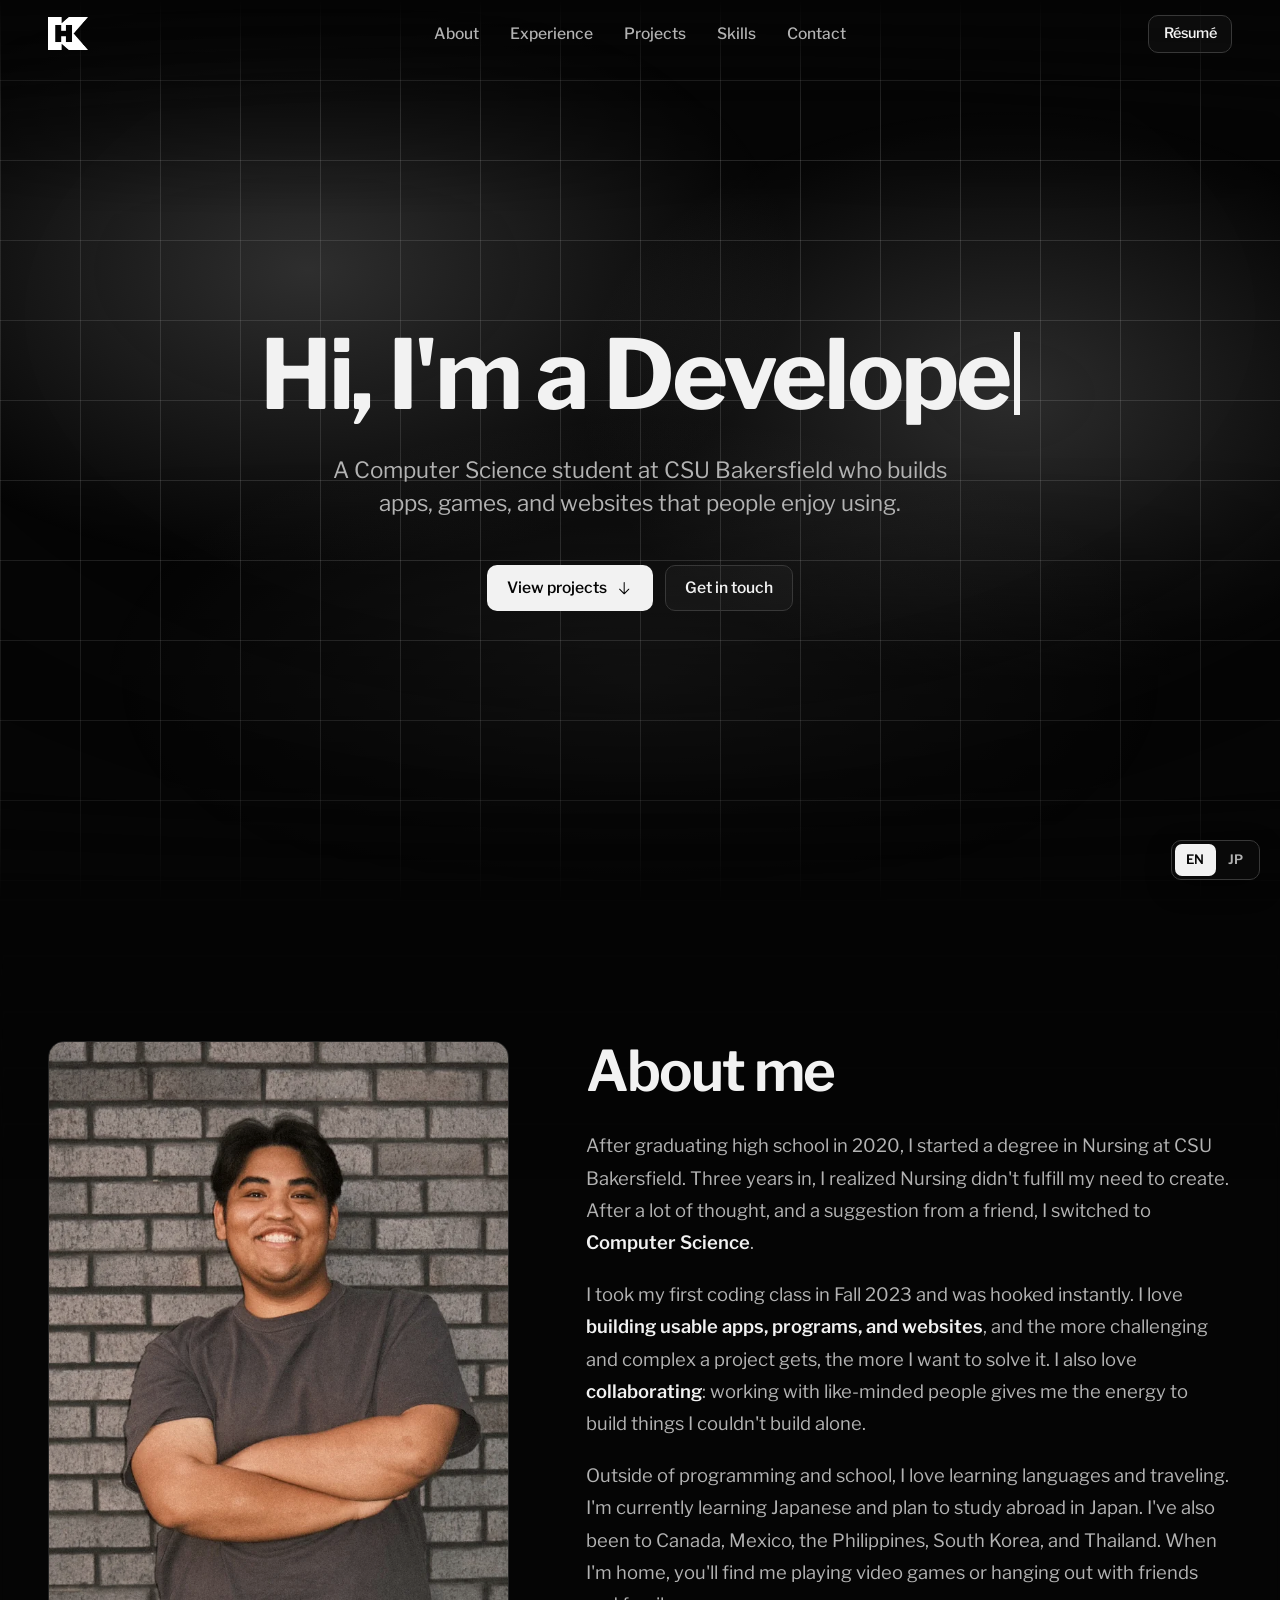
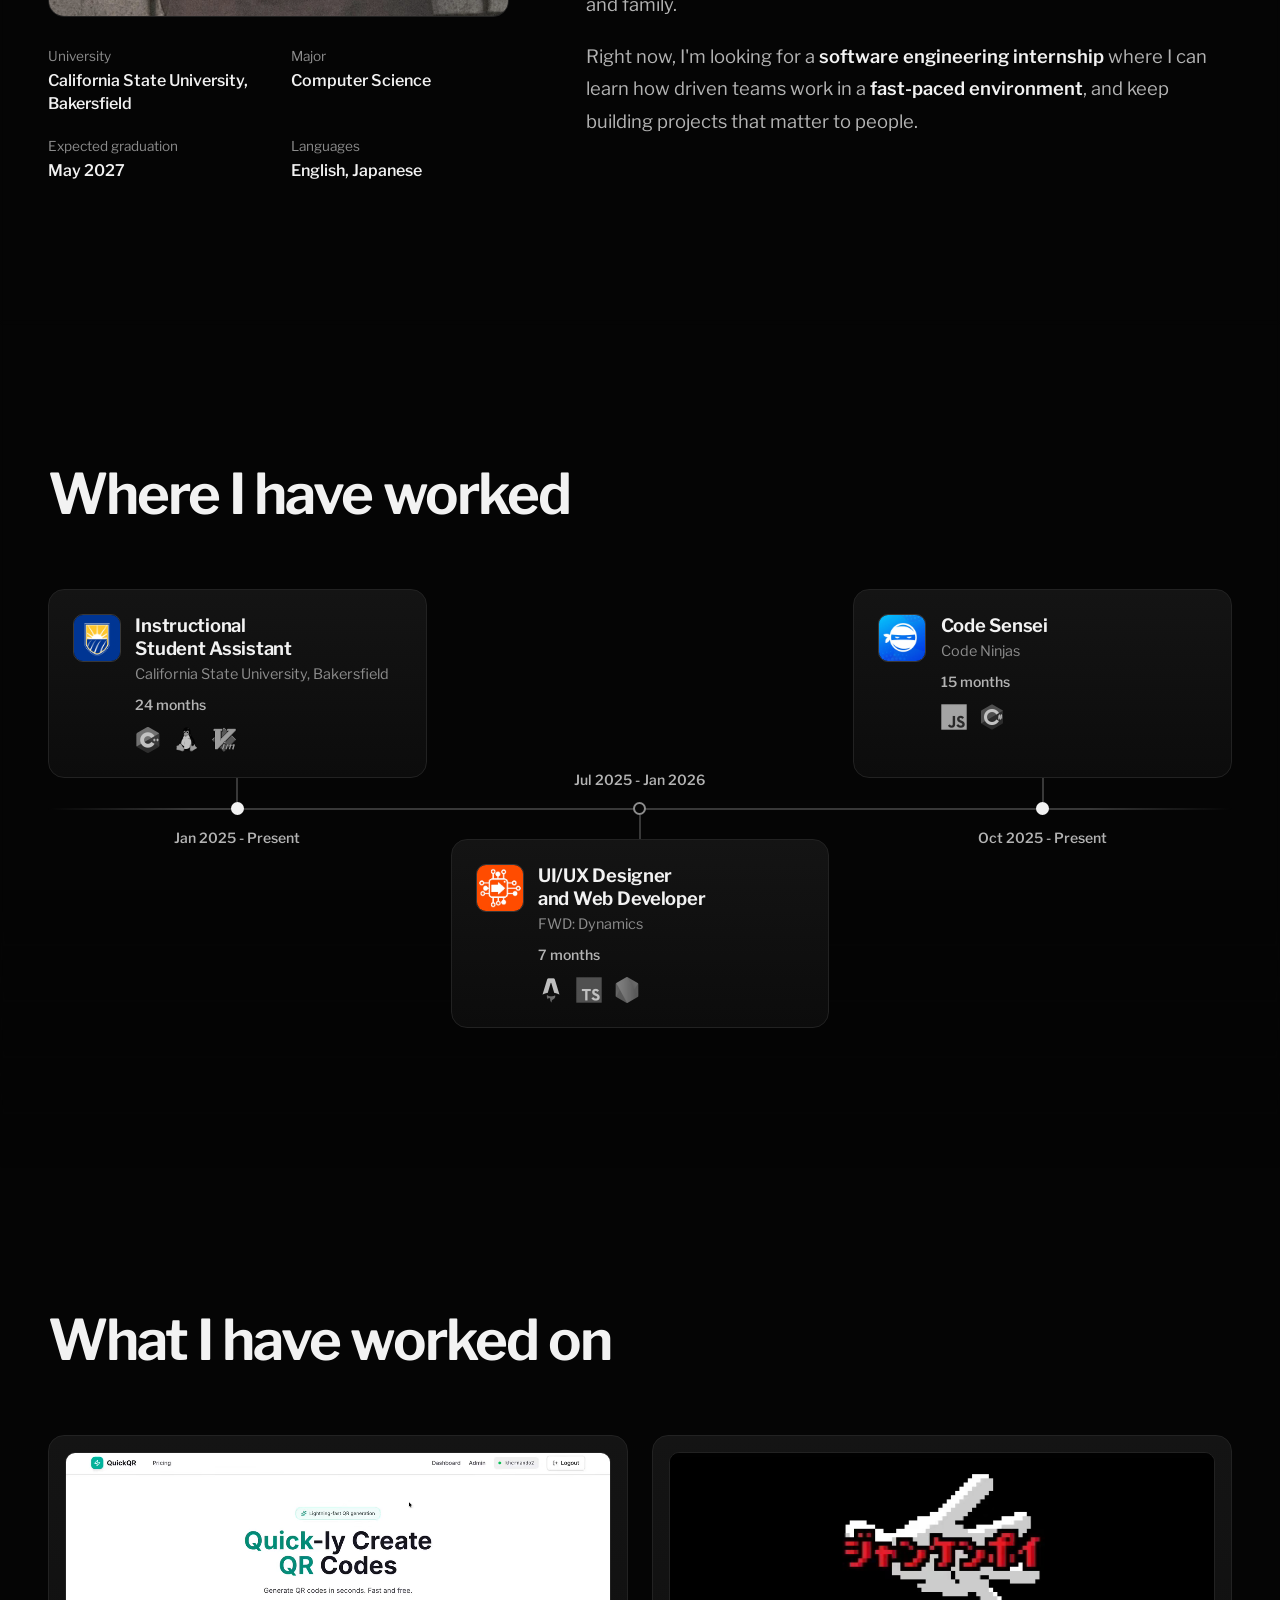
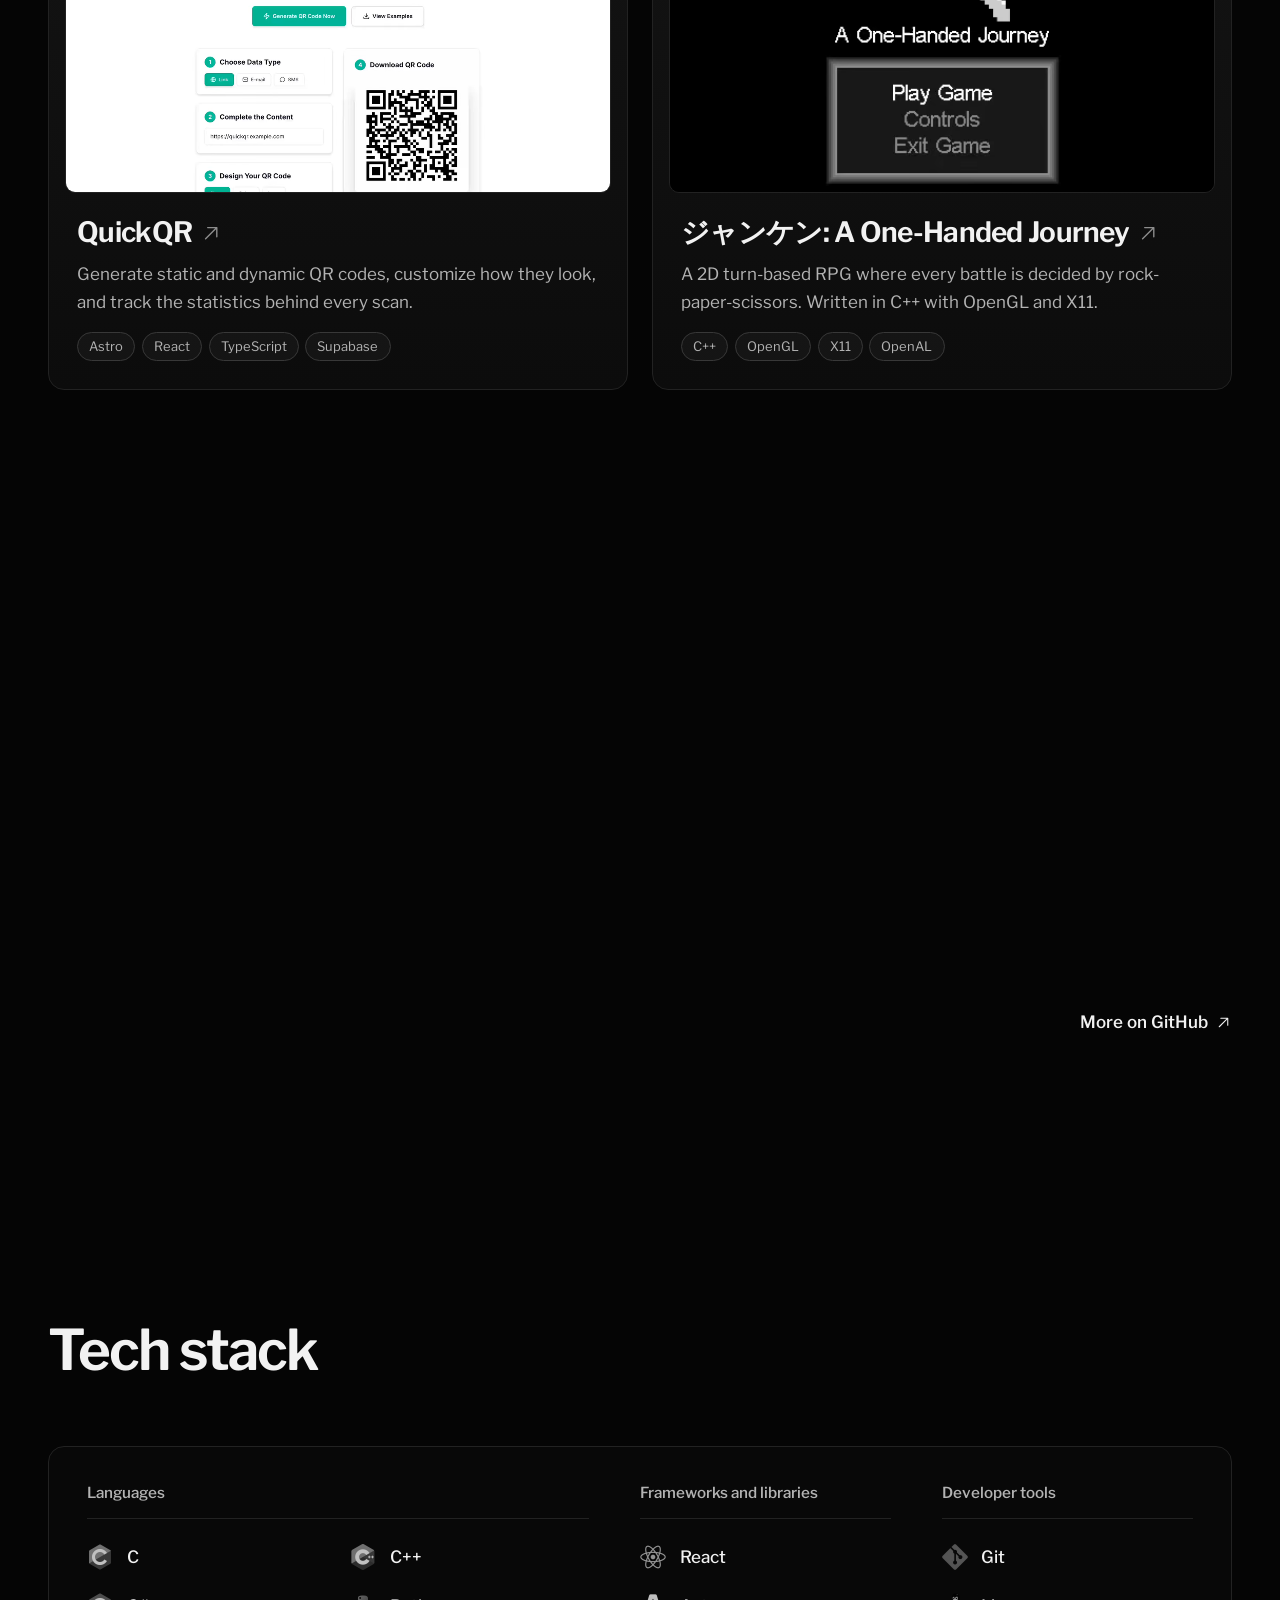
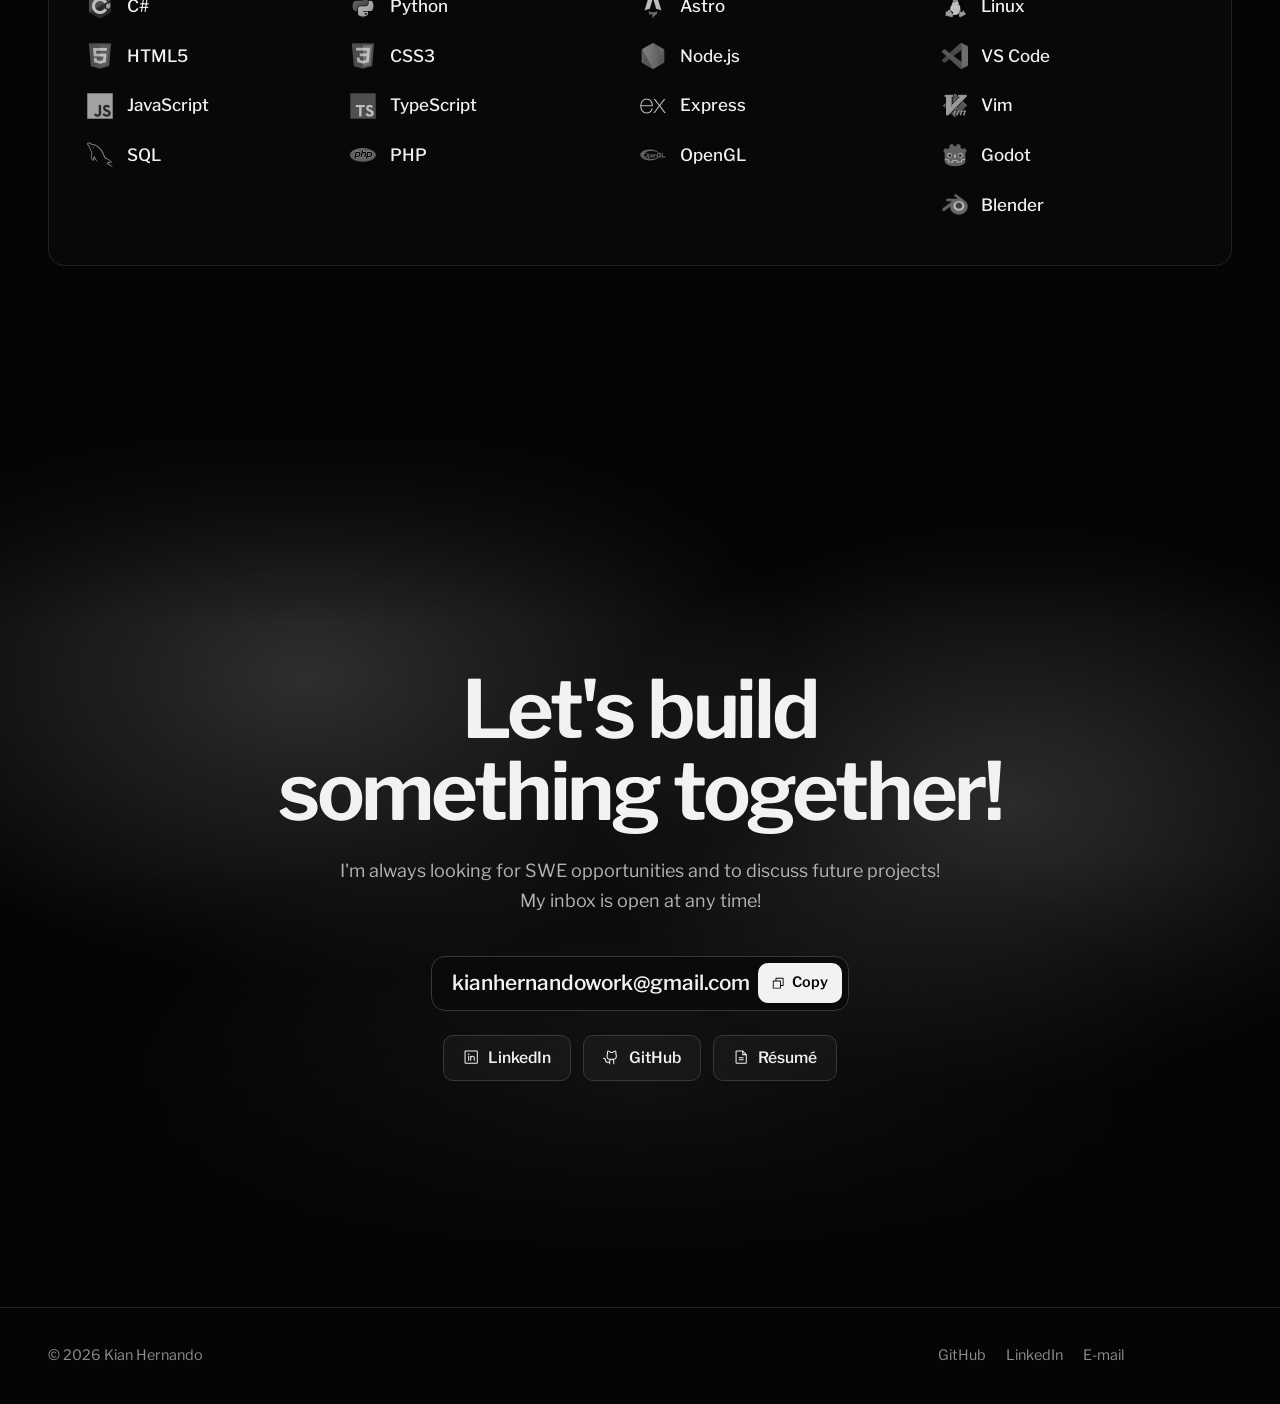
<file: index.html>
<!DOCTYPE html>
<html lang="en">

<head>
    <meta charset="UTF-8">
    <meta name="viewport" content="width=device-width, initial-scale=1.0">
    <title data-i18n="home.title">Kian Hernando | Software Engineer & Computer Science Student</title>
    <meta name="description"
        content="Kian Hernando is a software engineer and Computer Science student at CSU Bakersfield that builds web apps, games, and full-stack projects.">
    <meta name="author" content="Kian Hernando">
    <meta name="robots" content="index, follow, max-image-preview:large">
    <meta name="theme-color" content="#050505">
    <link rel="canonical" href="https://kianhernando.com/">
    <meta property="og:type" content="website">
    <meta property="og:site_name" content="Kian Hernando">
    <meta property="og:locale" content="en_US">
    <meta property="og:title" content="Kian Hernando | Software Engineer & Computer Science Student">
    <meta property="og:description"
        content="Kian Hernando is a software engineer and Computer Science student at CSU Bakersfield that builds web apps, games, and full-stack projects.">
    <meta property="og:url" content="https://kianhernando.com/">
    <meta property="og:image" content="https://kianhernando.com/assets/og/home.jpg">
    <meta property="og:image:type" content="image/jpeg">
    <meta property="og:image:width" content="1200">
    <meta property="og:image:height" content="630">
    <meta property="og:image:alt"
        content="Kian Hernando, software engineer and Computer Science student at CSU Bakersfield">
    <meta name="twitter:card" content="summary_large_image">
    <meta name="twitter:title" content="Kian Hernando | Software Engineer & Computer Science Student">
    <meta name="twitter:description"
        content="Kian Hernando is a software engineer and Computer Science student at CSU Bakersfield that builds web apps, games, and full-stack projects.">
    <meta name="twitter:image" content="https://kianhernando.com/assets/og/home.jpg">
    <meta name="twitter:image:alt"
        content="Kian Hernando, software engineer and Computer Science student at CSU Bakersfield">
    <link rel="icon" href="assets/favicon.ico" sizes="any">
    <link rel="apple-touch-icon" href="assets/apple-touch-icon.png">
    <link rel="preload" href="assets/font.ttf" as="font" type="font/ttf" crossorigin>
    <link rel="stylesheet" href="style.css">
    <script>
        document.documentElement.classList.add("js");
        try {
            if (localStorage.getItem("lang") === "ja") document.documentElement.lang = "ja";
        } catch (e) { }
        try {
            var nav = performance.getEntriesByType("navigation")[0];
            var returning = (nav && nav.type === "back_forward") || document.referrer.indexOf(location.origin) === 0;
            if (!returning) document.documentElement.classList.add("intro");
        } catch (e) { }
    </script>
    <script type="application/ld+json">
    {
        "@context": "https://schema.org",
        "@graph": [
            {
                "@type": "WebSite",
                "@id": "https://kianhernando.com/#website",
                "url": "https://kianhernando.com/",
                "name": "Kian Hernando",
                "inLanguage": "en",
                "publisher": {
                    "@id": "https://kianhernando.com/#person"
                }
            },
            {
                "@type": "ProfilePage",
                "@id": "https://kianhernando.com/#profile",
                "url": "https://kianhernando.com/",
                "name": "Kian Hernando | Software Engineer & Computer Science Student",
                "isPartOf": {
                    "@id": "https://kianhernando.com/#website"
                },
                "mainEntity": {
                    "@id": "https://kianhernando.com/#person"
                }
            },
            {
                "@type": "Person",
                "@id": "https://kianhernando.com/#person",
                "name": "Kian Hernando",
                "url": "https://kianhernando.com/",
                "image": "https://kianhernando.com/assets/info.webp",
                "jobTitle": "Software Engineer",
                "alumniOf": {
                    "@type": "CollegeOrUniversity",
                    "name": "California State University, Bakersfield",
                    "url": "https://www.csub.edu/"
                },
                "knowsAbout": [
                    "Software Engineering",
                    "Web Development",
                    "C++",
                    "Python",
                    "JavaScript",
                    "TypeScript",
                    "React",
                    "Astro",
                    "SQL",
                    "OpenGL",
                    "Godot",
                    "Blender"
                ],
                "sameAs": [
                    "https://github.com/kianhernando",
                    "https://www.linkedin.com/in/kian-hernando/"
                ]
            }
        ]
    }
    </script>
</head>

<body>
    <a class="skip-link" href="#main" data-i18n="skip">Skip to content</a>
    <svg xmlns="http://www.w3.org/2000/svg" style="display:none" aria-hidden="true">
        <symbol id="i-arrow-down" viewBox="0 0 256 256">
            <path
                d="M205.66,149.66l-72,72a8,8,0,0,1-11.32,0l-72-72a8,8,0,0,1,11.32-11.32L120,196.69V40a8,8,0,0,1,16,0V196.69l58.34-58.35a8,8,0,0,1,11.32,11.32Z" />
        </symbol>
        <symbol id="i-arrow-up-right" viewBox="0 0 256 256">
            <path
                d="M200,64V168a8,8,0,0,1-16,0V83.31L69.66,197.66a8,8,0,0,1-11.32-11.32L172.69,72H88a8,8,0,0,1,0-16H192A8,8,0,0,1,200,64Z" />
        </symbol>
        <symbol id="i-github" viewBox="0 0 256 256">
            <path
                d="M208.31,75.68A59.78,59.78,0,0,0,202.93,28,8,8,0,0,0,196,24a59.75,59.75,0,0,0-48,24H124A59.75,59.75,0,0,0,76,24a8,8,0,0,0-6.93,4,59.78,59.78,0,0,0-5.38,47.68A58.14,58.14,0,0,0,56,104v8a56.06,56.06,0,0,0,48.44,55.47A39.8,39.8,0,0,0,96,192v8H72a24,24,0,0,1-24-24A40,40,0,0,0,8,136a8,8,0,0,0,0,16,24,24,0,0,1,24,24,40,40,0,0,0,40,40H96v16a8,8,0,0,0,16,0V192a24,24,0,0,1,48,0v40a8,8,0,0,0,16,0V192a39.8,39.8,0,0,0-8.44-24.53A56.06,56.06,0,0,0,216,112v-8A58.14,58.14,0,0,0,208.31,75.68ZM200,112a40,40,0,0,1-40,40H112a40,40,0,0,1-40-40v-8a41.74,41.74,0,0,1,6.9-22.48A8,8,0,0,0,80,73.83a43.81,43.81,0,0,1,.79-33.58,43.88,43.88,0,0,1,32.32,20.06A8,8,0,0,0,119.82,64h32.35a8,8,0,0,0,6.74-3.69,43.87,43.87,0,0,1,32.32-20.06A43.81,43.81,0,0,1,192,73.83a8.09,8.09,0,0,0,1,7.65A41.72,41.72,0,0,1,200,104Z" />
        </symbol>
        <symbol id="i-linkedin" viewBox="0 0 256 256">
            <path
                d="M216,24H40A16,16,0,0,0,24,40V216a16,16,0,0,0,16,16H216a16,16,0,0,0,16-16V40A16,16,0,0,0,216,24Zm0,192H40V40H216V216ZM96,112v64a8,8,0,0,1-16,0V112a8,8,0,0,1,16,0Zm88,28v36a8,8,0,0,1-16,0V140a20,20,0,0,0-40,0v36a8,8,0,0,1-16,0V112a8,8,0,0,1,15.79-1.78A36,36,0,0,1,184,140ZM100,84A12,12,0,1,1,88,72,12,12,0,0,1,100,84Z" />
        </symbol>
        <symbol id="i-file" viewBox="0 0 256 256">
            <path
                d="M213.66,82.34l-56-56A8,8,0,0,0,152,24H56A16,16,0,0,0,40,40V216a16,16,0,0,0,16,16H200a16,16,0,0,0,16-16V88A8,8,0,0,0,213.66,82.34ZM160,51.31,188.69,80H160ZM200,216H56V40h88V88a8,8,0,0,0,8,8h48V216Zm-32-80a8,8,0,0,1-8,8H96a8,8,0,0,1,0-16h64A8,8,0,0,1,168,136Zm0,32a8,8,0,0,1-8,8H96a8,8,0,0,1,0-16h64A8,8,0,0,1,168,168Z" />
        </symbol>
        <symbol id="i-menu" viewBox="0 0 256 256">
            <path
                d="M224,128a8,8,0,0,1-8,8H40a8,8,0,0,1,0-16H216A8,8,0,0,1,224,128ZM40,72H216a8,8,0,0,0,0-16H40a8,8,0,0,0,0,16ZM216,184H40a8,8,0,0,0,0,16H216a8,8,0,0,0,0-16Z" />
        </symbol>
        <symbol id="i-close" viewBox="0 0 256 256">
            <path
                d="M205.66,194.34a8,8,0,0,1-11.32,11.32L128,139.31,61.66,205.66a8,8,0,0,1-11.32-11.32L116.69,128,50.34,61.66A8,8,0,0,1,61.66,50.34L128,116.69l66.34-66.35a8,8,0,0,1,11.32,11.32L139.31,128Z" />
        </symbol>
        <symbol id="i-copy" viewBox="0 0 256 256">
            <path
                d="M216,32H88a8,8,0,0,0-8,8V80H40a8,8,0,0,0-8,8V216a8,8,0,0,0,8,8H168a8,8,0,0,0,8-8V176h40a8,8,0,0,0,8-8V40A8,8,0,0,0,216,32ZM160,208H48V96H160Zm48-48H176V88a8,8,0,0,0-8-8H96V48H208Z" />
        </symbol>
        <symbol id="i-check" viewBox="0 0 256 256">
            <path
                d="M229.66,77.66l-128,128a8,8,0,0,1-11.32,0l-56-56a8,8,0,0,1,11.32-11.32L96,188.69,218.34,66.34a8,8,0,0,1,11.32,11.32Z" />
        </symbol>
    </svg>
    <div class="grid-bg" aria-hidden="true"></div>
    <div class="scroll-sentinel" data-scroll-sentinel aria-hidden="true"></div>

    <header class="site-header" data-header>
        <nav class="nav container" aria-label="Primary" data-i18n-aria-label="nav.primary">
            <a class="nav-logo" href="#top" aria-label="Kian Hernando, home" data-i18n-aria-label="nav.home">
                <img src="assets/logo.webp" alt="" width="40" height="35">
            </a>
            <ul class="nav-links">
                <li><a href="#about" data-i18n="nav.about">About</a></li>
                <li><a href="#experience" data-i18n="nav.experience">Experience</a></li>
                <li><a href="#projects" data-i18n="nav.projects">Projects</a></li>
                <li><a href="#skills" data-i18n="nav.skills">Skills</a></li>
                <li><a href="#contact" data-i18n="nav.contact">Contact</a></li>
            </ul>
            <div class="nav-actions">
                <a class="btn btn-ghost btn-sm" href="assets/Kian%20Hernando.pdf" target="_blank"
                    rel="noopener"><span data-i18n="resume">Résumé</span></a>
                <button class="nav-toggle" type="button" aria-expanded="false" aria-controls="mobile-menu"
                    aria-label="Open menu">
                    <svg class="icon icon-menu icon-menu" aria-hidden="true">
                        <use href="#i-menu"></use>
                    </svg>
                    <svg class="icon icon-close icon-close" aria-hidden="true">
                        <use href="#i-close"></use>
                    </svg>
                </button>
            </div>
        </nav>
    </header>

    <div class="mobile-menu" id="mobile-menu">
        <nav class="mobile-menu-links" aria-label="Mobile" data-i18n-aria-label="nav.mobile">
            <a href="#about" style="--i: 0" data-i18n="nav.about">About</a>
            <a href="#experience" style="--i: 1" data-i18n="nav.experience">Experience</a>
            <a href="#projects" style="--i: 2" data-i18n="nav.projects">Projects</a>
            <a href="#skills" style="--i: 3" data-i18n="nav.skills">Skills</a>
            <a href="#contact" style="--i: 4" data-i18n="nav.contact">Contact</a>
        </nav>
        <div class="mobile-menu-footer">
            <a class="btn btn-primary" href="assets/Kian%20Hernando.pdf" target="_blank" rel="noopener"><svg
                    class="icon icon-file" aria-hidden="true">
                    <use href="#i-file"></use>
                </svg> <span data-i18n="resume">Résumé</span></a>
            <a class="btn btn-ghost" href="https://github.com/kianhernando" target="_blank" rel="noopener"><svg
                    class="icon icon-github" aria-hidden="true">
                    <use href="#i-github"></use>
                </svg> GitHub</a>
            <a class="btn btn-ghost" href="https://www.linkedin.com/in/kian-hernando/" target="_blank"
                rel="noopener"><svg class="icon icon-linkedin" aria-hidden="true">
                    <use href="#i-linkedin"></use>
                </svg> LinkedIn</a>
        </div>
    </div>

    <main id="main">
        <section class="hero" id="top">
            <div class="hero-glow" aria-hidden="true">
                <span></span>
                <span></span>
                <span></span>
                <span class="hero-glow-pointer"></span>
            </div>
            <div class="hero-inner">
                <h1 class="hero-title">
                    <span class="sr-only" data-i18n="hero.sr">Hi, I'm Kian Hernando, a software engineer and Computer
                        Science student.</span>
                    <span class="hero-hi" aria-hidden="true" data-i18n="hero.hi">Hi, I'm</span><span
                        class="hero-typed-line" aria-hidden="true"><span class="typed" id="typed"></span><span
                            class="caret"></span></span>
                </h1>
                <p class="hero-bio" data-i18n="hero.bio">A Computer Science student at CSU Bakersfield who builds apps,
                    games, and websites that people enjoy using.</p>
                <div class="hero-actions">
                    <a class="btn btn-primary" href="#projects"><span data-i18n="hero.projects">View projects</span>
                        <svg class="icon icon-arrow-down" aria-hidden="true">
                            <use href="#i-arrow-down"></use>
                        </svg></a>
                    <a class="btn btn-ghost" href="#contact"><span data-i18n="hero.contact">Get in touch</span></a>
                </div>
            </div>
        </section>

        <section class="section section-plain" id="about" aria-labelledby="about-title">
            <div class="container about-grid">
                <div class="about-aside">
                    <div class="portrait">
                        <img src="assets/info.webp"
                            alt="Portrait of Kian Hernando smiling with arms crossed in front of a brick wall"
                            data-i18n-alt="about.portrait"
                            width="671" height="839" loading="lazy">
                    </div>
                    <dl class="facts">
                        <div>
                            <dt data-i18n="facts.university">University</dt>
                            <dd data-i18n="facts.university.value">California State University, Bakersfield</dd>
                        </div>
                        <div>
                            <dt data-i18n="facts.major">Major</dt>
                            <dd data-i18n="facts.major.value">Computer Science</dd>
                        </div>
                        <div>
                            <dt data-i18n="facts.graduation">Expected graduation</dt>
                            <dd data-i18n="facts.graduation.value">May 2027</dd>
                        </div>
                        <div>
                            <dt data-i18n="facts.languages">Languages</dt>
                            <dd data-i18n="facts.languages.value">English, Japanese</dd>
                        </div>
                    </dl>
                </div>
                <div class="about-copy">
                    <h2 class="section-title" id="about-title" data-i18n="about.title">About me</h2>
                    <p data-i18n="about.p1">
                        After graduating high school in 2020, I started a degree in Nursing at CSU Bakersfield.
                        Three years in, I realized Nursing didn't fulfill my need to create. After a lot of thought,
                        and a suggestion from a friend, I switched to <strong>Computer Science</strong>.
                    </p>
                    <p data-i18n="about.p2">
                        I took my first coding class in Fall 2023 and was hooked instantly. I love <strong>building
                            usable apps,
                            programs, and websites</strong>, and the more challenging and complex a project gets, the
                        more I want to
                        solve it. I also love <strong>collaborating</strong>: working with like-minded people gives me
                        the energy
                        to build things I couldn't build alone.
                    </p>
                    <p data-i18n="about.p3">
                        Outside of programming and school, I love learning languages and traveling. I'm currently
                        learning
                        Japanese and plan to study abroad in Japan. I've also been to Canada, Mexico, the Philippines,
                        South Korea, and Thailand. When I'm home, you'll find me playing video games or hanging out with
                        friends and family.
                    </p>
                    <p data-i18n="about.p4">
                        Right now, I'm looking for a <strong>software engineering internship</strong> where I can learn
                        how driven
                        teams work in a <strong>fast-paced environment</strong>, and keep building projects that matter
                        to people.
                    </p>
                </div>
            </div>
        </section>

        <section class="section section-plain" id="experience" aria-labelledby="experience-title">
            <div class="container">
                <h2 class="section-title" id="experience-title" data-i18n="experience.title">Where I have worked</h2>
                <!-- Logos: drop a square JPG at each assets/experience/*.jpg path below. Until a file
                     exists, script.js removes the <img> and the initials show instead.
                     Months: script.js counts them from data-since (and data-until, once a role has
                     ended) as YYYY-MM; the number written here is only the no-JavaScript fallback. -->
                <ol class="timeline">
                    <li class="timeline-item is-current" data-reveal style="--i: 0">
                        <p class="timeline-date" data-i18n="exp.csub.date">Jan 2025 - Present</p>
                        <div class="timeline-card">
                            <span class="timeline-logo" data-logo aria-hidden="true">CSUB<img
                                    src="assets/images/csub.webp" alt="" width="48" height="48" loading="lazy"></span>
                            <div>
                                <h3 class="timeline-role" data-i18n="exp.csub.role">Instructional Student Assistant</h3>
                                <p class="timeline-org" data-i18n="exp.csub.org">California State University, Bakersfield</p>
                                <p class="timeline-length" data-since="2025-01">22 months</p>
                                <ul class="timeline-stack" aria-label="Tech stack" data-i18n-aria-label="tags.label">
                                    <li><img src="assets/images/C++.webp" alt="C++" title="C++"
                                            width="26" height="26" loading="lazy"></li>
                                    <li><img src="assets/images/Linux.webp" alt="Linux" title="Linux"
                                            width="26" height="26" loading="lazy"></li>
                                    <li><img src="assets/images/Vim.webp" alt="Vim" title="Vim"
                                            width="26" height="26" loading="lazy"></li>
                                </ul>
                            </div>
                        </div>
                    </li>
                    <li class="timeline-item" data-reveal style="--i: 1">
                        <p class="timeline-date" data-i18n="exp.fwd.date">Jul 2025 - Jan 2026</p>
                        <div class="timeline-card">
                            <span class="timeline-logo" data-logo aria-hidden="true">FWD<img
                                    src="assets/images/fwd.webp" alt="" width="48" height="48" loading="lazy"></span>
                            <div>
                                <h3 class="timeline-role" data-i18n="exp.fwd.role">UI/UX Designer and Web Developer</h3>
                                <p class="timeline-org" data-i18n="exp.fwd.org">FWD: Dynamics</p>
                                <p class="timeline-length" data-since="2025-07" data-until="2026-01">7 months</p>
                                <ul class="timeline-stack" aria-label="Tech stack" data-i18n-aria-label="tags.label">
                                    <li><img class="on-dark" src="assets/images/Astro.webp" alt="Astro" title="Astro"
                                            width="26" height="26" loading="lazy"></li>
                                    <li><img src="assets/images/TypeScript.webp" alt="TypeScript" title="TypeScript"
                                            width="26" height="26" loading="lazy"></li>
                                    <li><img src="assets/images/Node.js.webp" alt="Node.js" title="Node.js"
                                            width="26" height="26" loading="lazy"></li>
                                </ul>
                            </div>
                        </div>
                    </li>
                    <li class="timeline-item is-current" data-reveal style="--i: 2">
                        <p class="timeline-date" data-i18n="exp.ninjas.date">Oct 2025 - Present</p>
                        <div class="timeline-card">
                            <span class="timeline-logo" data-logo aria-hidden="true">CN<img
                                    src="assets/images/cn.webp" alt="" width="48" height="48" loading="lazy"></span>
                            <div>
                                <h3 class="timeline-role" data-i18n="exp.ninjas.role">Code Sensei</h3>
                                <p class="timeline-org" data-i18n="exp.ninjas.org">Code Ninjas</p>
                                <p class="timeline-length" data-since="2025-10">13 months</p>
                                <ul class="timeline-stack" aria-label="Tech stack" data-i18n-aria-label="tags.label">
                                    <li><img src="assets/images/JavaScript.webp" alt="JavaScript" title="JavaScript"
                                            width="26" height="26" loading="lazy"></li>
                                    <li><img src="assets/images/CSharp.webp" alt="C#" title="C#"
                                            width="26" height="26" loading="lazy"></li>
                                </ul>
                            </div>
                        </div>
                    </li>
                </ol>
            </div>
        </section>

        <section class="section" id="projects" aria-labelledby="projects-title">
            <div class="container">
                <h2 class="section-title" id="projects-title" data-i18n="projects.title">What I have worked on</h2>

                <div class="project-grid">
                    <article class="project" data-reveal style="--i: 0">
                        <a class="project-link" href="projects/quickqr.html">
                            <div class="project-media" style="view-transition-name: media-quickqr">
                                <video data-autoplay muted loop playsinline preload="none"
                                    poster="assets/posters/quickqr.webp" width="1280" height="796" aria-hidden="true">
                                    <source src="assets/videos/cards/quickqr.webm" type="video/webm">
                                </video>
                            </div>
                            <div class="project-body">
                                <h3 class="project-title">QuickQR <svg class="icon icon-arrow-up-right"
                                        aria-hidden="true">
                                        <use href="#i-arrow-up-right"></use>
                                    </svg></h3>
                                <p class="project-desc" data-i18n="quickqr.desc">Generate static and dynamic QR codes,
                                    customize how they look, and track the statistics behind every scan.</p>
                                <ul class="tags" aria-label="Built with" data-i18n-aria-label="tags.label">
                                    <li>Astro</li>
                                    <li>React</li>
                                    <li>TypeScript</li>
                                    <li>Supabase</li>
                                </ul>
                            </div>
                        </a>
                    </article>
                    <article class="project" data-reveal style="--i: 1">
                        <a class="project-link" href="projects/janken.html">
                            <div class="project-media" style="view-transition-name: media-janken">
                                <video data-autoplay muted loop playsinline preload="none"
                                    poster="assets/posters/janken.webp" width="574" height="322" aria-hidden="true">
                                    <source src="assets/videos/janken.webm" type="video/webm">
                                </video>
                            </div>
                            <div class="project-body">
                                <h3 class="project-title">ジャンケン: A One-Handed Journey <svg
                                        class="icon icon-arrow-up-right" aria-hidden="true">
                                        <use href="#i-arrow-up-right"></use>
                                    </svg></h3>
                                <p class="project-desc" data-i18n="janken.desc">A 2D turn-based RPG where every battle
                                    is decided by rock-paper-scissors. Written in C++ with OpenGL and X11.</p>
                                <ul class="tags" aria-label="Built with" data-i18n-aria-label="tags.label">
                                    <li>C++</li>
                                    <li>OpenGL</li>
                                    <li>X11</li>
                                    <li>OpenAL</li>
                                </ul>
                            </div>
                        </a>
                    </article>
                    <article class="project" data-reveal style="--i: 0">
                        <a class="project-link" href="projects/tcg-pack-opener.html">
                            <div class="project-media" style="view-transition-name: media-tcg-pack-opener">
                                <video data-autoplay muted loop playsinline preload="none"
                                    poster="assets/posters/tcgpackopener.webp" width="1280" height="720"
                                    aria-hidden="true">
                                    <source src="assets/videos/cards/tcgpackopener.webm" type="video/webm">
                                </video>
                            </div>
                            <div class="project-body">
                                <h3 class="project-title">Pokémon TCG Pack Opener <svg class="icon icon-arrow-up-right"
                                        aria-hidden="true">
                                        <use href="#i-arrow-up-right"></use>
                                    </svg></h3>
                                <p class="project-desc" data-i18n="tcg.desc">Open simulated Pokémon card packs built
                                    from live API data, with shiny variants and a collection to keep.</p>
                                <ul class="tags" aria-label="Built with" data-i18n-aria-label="tags.label">
                                    <li>React</li>
                                    <li>Supabase</li>
                                    <li>PostgreSQL</li>
                                    <li>PokeAPI</li>
                                </ul>
                            </div>
                        </a>
                    </article>
                    <article class="project" data-reveal style="--i: 1">
                        <a class="project-link" href="projects/typr.html">
                            <div class="project-media" style="view-transition-name: media-typr">
                                <video data-autoplay muted loop playsinline preload="none"
                                    poster="assets/posters/typr.webp" width="1280" height="720" aria-hidden="true">
                                    <source src="assets/videos/cards/typr.webm" type="video/webm">
                                </video>
                            </div>
                            <div class="project-body">
                                <h3 class="project-title">typr. <svg class="icon icon-arrow-up-right"
                                        aria-hidden="true">
                                        <use href="#i-arrow-up-right"></use>
                                    </svg></h3>
                                <p class="project-desc" data-i18n="typr.desc">A minimal typing test with real-time
                                    accuracy tracking, adjustable word counts, and simulated keyboard sounds.</p>
                                <ul class="tags" aria-label="Built with" data-i18n-aria-label="tags.label">
                                    <li>HTML5</li>
                                    <li>CSS3</li>
                                    <li>JavaScript</li>
                                </ul>
                            </div>
                        </a>
                    </article>
                </div>
                <div class="work-footer">
                    <a class="text-link" href="https://github.com/kianhernando" target="_blank" rel="noopener"><span
                            data-i18n="projects.more">More on GitHub</span>
                        <svg class="icon icon-arrow-up-right" aria-hidden="true">
                            <use href="#i-arrow-up-right"></use>
                        </svg></a>
                </div>
            </div>
        </section>

        <section class="section" id="skills" aria-labelledby="skills-title">
            <div class="container">
                <h2 class="section-title" id="skills-title" data-i18n="skills.title">Tech stack</h2>
                <div class="stack-grid">
                    <div class="stack-group stack-group--wide" data-reveal style="--i: 0">
                        <h3 data-i18n="skills.languages">Languages</h3>
                        <ul class="stack-list">
                            <li><img src="assets/images/C.webp" alt="" width="26" height="26" loading="lazy">C</li>
                            <li><img src="assets/images/C++.webp" alt="" width="26" height="26" loading="lazy">C++</li>
                            <li><img src="assets/images/CSharp.webp" alt="" width="26" height="26" loading="lazy">C#</li>
                            <li><img src="assets/images/Python.webp" alt="" width="26" height="26" loading="lazy">Python
                            </li>
                            <li><img src="assets/images/HTML5.webp" alt="" width="26" height="26" loading="lazy">HTML5
                            </li>
                            <li><img src="assets/images/CSS3.webp" alt="" width="26" height="26" loading="lazy">CSS3
                            </li>
                            <li><img src="assets/images/JavaScript.webp" alt="" width="26" height="26"
                                    loading="lazy">JavaScript</li>
                            <li><img src="assets/images/TypeScript.webp" alt="" width="26" height="26"
                                    loading="lazy">TypeScript</li>
                            <li><img class="on-dark" src="assets/images/MySQL.webp" alt="" width="26" height="26"
                                    loading="lazy">SQL</li>
                            <li><img src="assets/images/PHP.webp" alt="" width="26" height="26" loading="lazy">PHP</li>
                        </ul>
                    </div>
                    <div class="stack-group" data-reveal style="--i: 1">
                        <h3 data-i18n="skills.frameworks">Frameworks and libraries</h3>
                        <ul class="stack-list">
                            <li><img src="assets/images/React.webp" alt="" width="26" height="26" loading="lazy">React
                            </li>
                            <li><img class="on-dark" src="assets/images/Astro.webp" alt="" width="26" height="26"
                                    loading="lazy">Astro</li>
                            <li><img src="assets/images/Node.js.webp" alt="" width="26" height="26"
                                    loading="lazy">Node.js</li>
                            <li><img class="on-dark" src="assets/images/Express.webp" alt="" width="26" height="26"
                                    loading="lazy">Express</li>
                            <li><img src="assets/images/OpenGL.webp" alt="" width="26" height="26" loading="lazy">OpenGL
                            </li>
                        </ul>
                    </div>
                    <div class="stack-group" data-reveal style="--i: 2">
                        <h3 data-i18n="skills.tools">Developer tools</h3>
                        <ul class="stack-list">
                            <li><img src="assets/images/Git.webp" alt="" width="26" height="26" loading="lazy">Git</li>
                            <li><img src="assets/images/Linux.webp" alt="" width="26" height="26" loading="lazy">Linux
                            </li>
                            <li><img src="assets/images/VSCode.webp" alt="" width="26" height="26" loading="lazy">VS
                                Code</li>
                            <li><img src="assets/images/Vim.webp" alt="" width="26" height="26" loading="lazy">Vim</li>
                            <li><img src="assets/images/Godot.webp" alt="" width="26" height="26" loading="lazy">Godot
                            </li>
                            <li><img src="assets/images/Blender.webp" alt="" width="26" height="26"
                                    loading="lazy">Blender</li>
                        </ul>
                    </div>
                </div>
            </div>
        </section>

        <section class="hero contact" id="contact" aria-labelledby="contact-title">
            <div class="hero-glow" aria-hidden="true">
                <span></span>
                <span></span>
                <span></span>
                <span class="hero-glow-pointer"></span>
            </div>
            <div class="hero-inner">
                <h2 class="contact-title" id="contact-title" data-reveal data-i18n="contact.title">Let's build something
                    together!</h2>
                <p class="contact-copy" data-reveal style="--i: 1">
                    <span data-i18n="contact.line1">I'm always looking for SWE opportunities and to discuss future
                        projects!</span>
                    <span data-i18n="contact.line2">My inbox is open at any time!</span>
                </p>
                <div class="contact-email" data-reveal style="--i: 2">
                    <a href="mailto:kianhernandowork@gmail.com" data-copy-target>kianhernandowork@gmail.com</a>
                    <button class="copy-btn" type="button" data-copy="kianhernandowork@gmail.com"
                        aria-label="Copy e-mail address" data-i18n-aria-label="copy.label">
                        <svg class="icon icon-copy" aria-hidden="true">
                            <use href="#i-copy"></use>
                        </svg><svg class="icon icon-check" aria-hidden="true">
                            <use href="#i-check"></use>
                        </svg><span data-copy-label data-i18n="copy">Copy</span>
                    </button>
                </div>
                <p class="sr-only" role="status" data-copy-status></p>
                <div class="contact-links" data-reveal style="--i: 3">
                    <a class="btn btn-ghost" href="https://www.linkedin.com/in/kian-hernando/" target="_blank"
                        rel="noopener"><svg class="icon icon-linkedin" aria-hidden="true">
                            <use href="#i-linkedin"></use>
                        </svg> LinkedIn</a>
                    <a class="btn btn-ghost" href="https://github.com/kianhernando" target="_blank" rel="noopener"><svg
                            class="icon icon-github" aria-hidden="true">
                            <use href="#i-github"></use>
                        </svg> GitHub</a>
                    <a class="btn btn-ghost" href="assets/Kian%20Hernando.pdf" target="_blank" rel="noopener"><svg
                            class="icon icon-file" aria-hidden="true">
                            <use href="#i-file"></use>
                        </svg> <span data-i18n="resume">Résumé</span></a>
                </div>
            </div>
        </section>
    </main>

    <footer class="site-footer">
        <div class="container footer-inner">
            <p>&copy; <span data-year>2026</span> Kian Hernando</p>
            <ul class="footer-links">
                <li><a href="https://github.com/kianhernando" target="_blank" rel="noopener">GitHub</a></li>
                <li><a href="https://www.linkedin.com/in/kian-hernando/" target="_blank" rel="noopener">LinkedIn</a>
                </li>
                <li><a href="mailto:kianhernandowork@gmail.com" data-i18n="email">E-mail</a></li>
            </ul>
        </div>
    </footer>

    <button class="lang-switch" type="button" role="switch" aria-checked="false" aria-label="Japanese"
        data-i18n-aria-label="lang.switch" data-lang-switch>
        <span>EN</span>
        <span>JP</span>
    </button>

    <script src="script.js"></script>
</body>

</html>
</file>
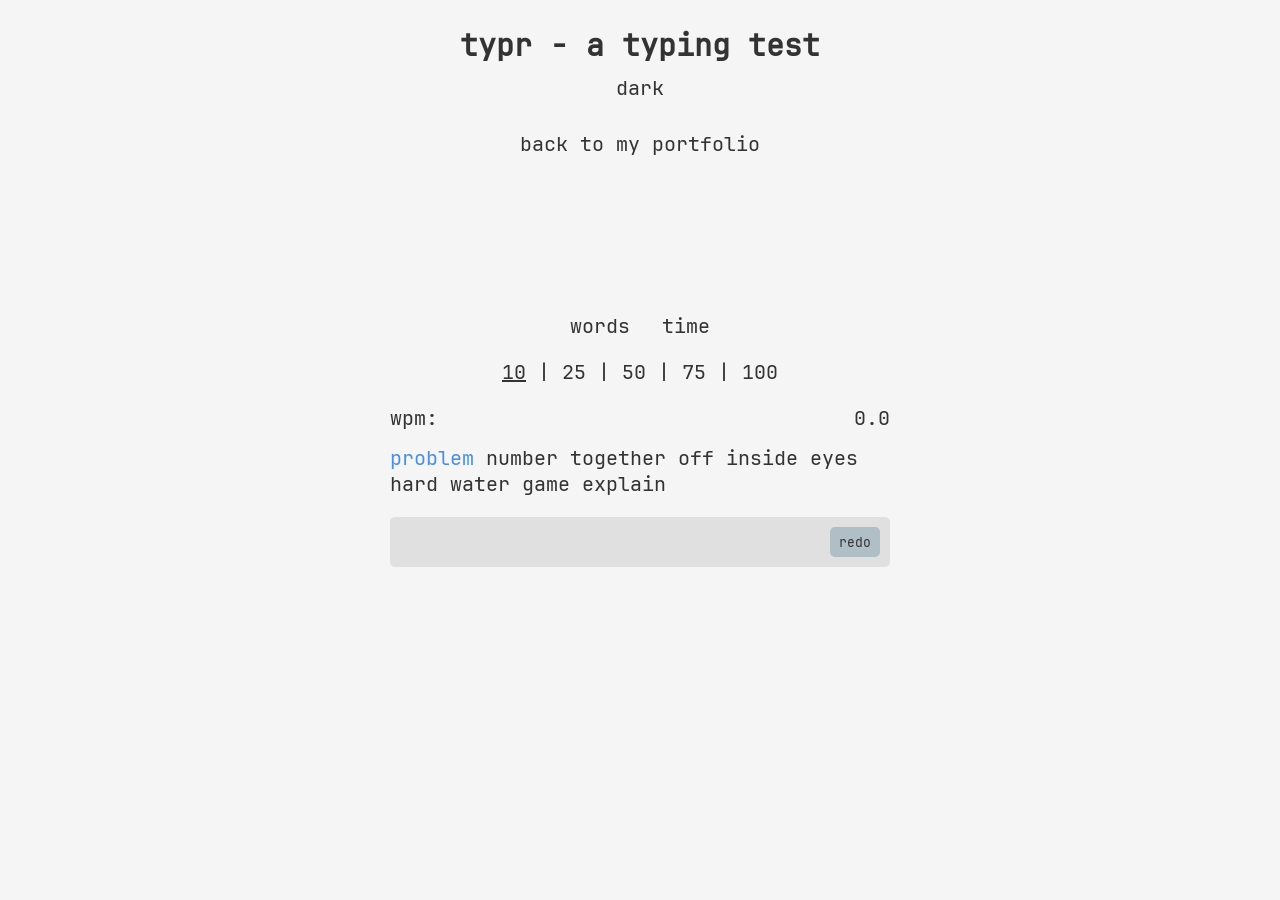
<file: typr/index.html>
<!DOCTYPE html>
<html lang="en">

<head>
    <meta charset="UTF-8">
    <meta name="viewport" content="width=device-width, initial-scale=1.0">
    <title>typr - a typing test</title>
    <script src="typr.js"></script>
    <link rel="stylesheet" href="style.css">
</head>

<body>
    <h2 id="header">typr - a typing test</h2>
    <nav>
        <span id="theme">dark</span>
    </nav>
    <a id="back" href="https://kianhernando.com">back to my portfolio</a>
    <div id="container">
        <div id="toggleOptions">
            <span id="wordTitle" class="toggle active">words</span>
            <span id="timeTitle" class="toggle">time</span>
        </div>
        <div id="options">
            <div id="amtWord">
                <span class="button" id="10">10</span>
                <span id="divider">|</span>
                <span class="button" id="25">25</span>
                <span id="divider">|</span>
                <span class="button" id="50">50</span>
                <span id="divider">|</span>
                <span class="button" id="75">75</span>
                <span id="divider">|</span>
                <span class="button" id="100">100</span>
            </div>

            <div id="amtTime" class="hidden">
                <span class="button" id="15">15</span>
                <span id="divider">|</span>
                <span class="button" id="30">30</span>
                <span id="divider">|</span>
                <span class="button" id="45">45</span>
                <span id="divider">|</span>
                <span class="button" id="60">60</span>
            </div>
        </div>
        <div id="stats">
            <div id="timer"></div>
            <div id="wpm">wpm:</div>
        </div>
        <p id="wordDisplay"></p>
        <div id="input">
            <p id="wordInput"></p>
            <button id="redo">redo</button>
        </div>
    </div>
</body>

</html>
</file>
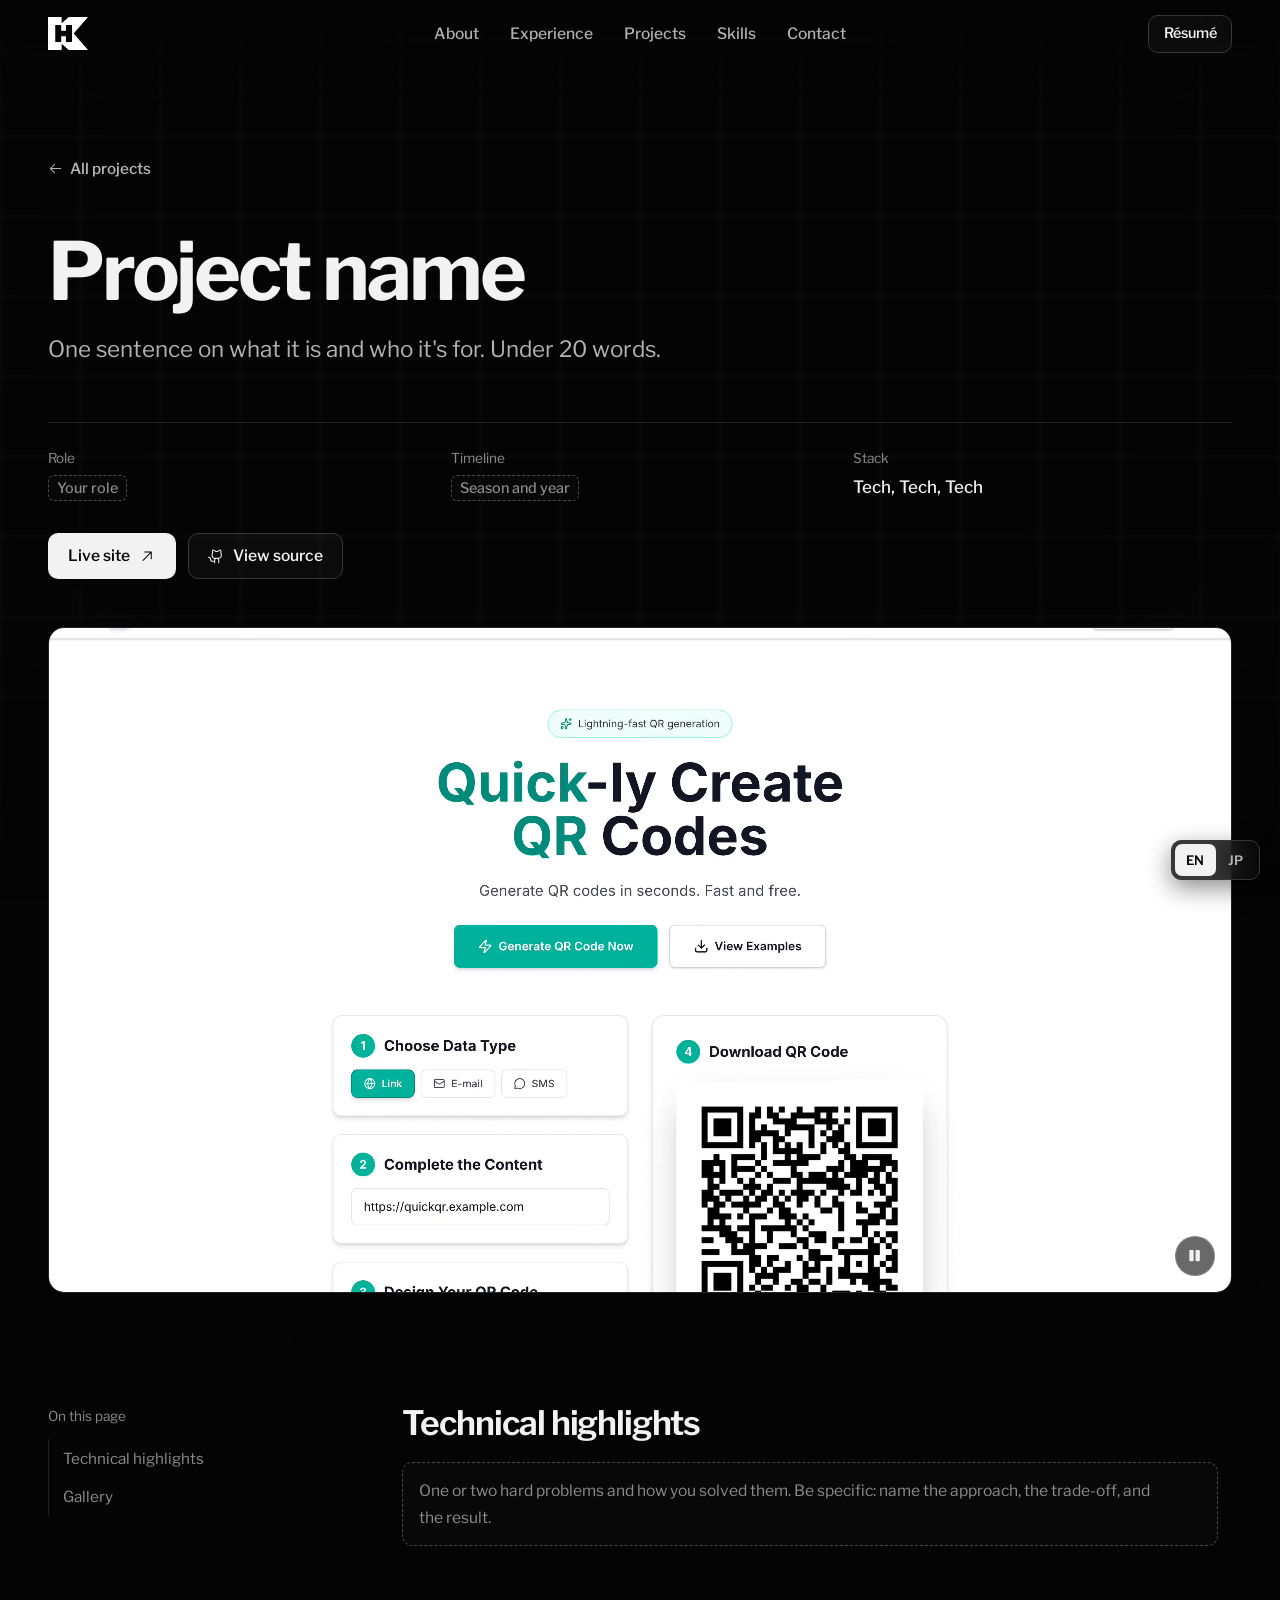
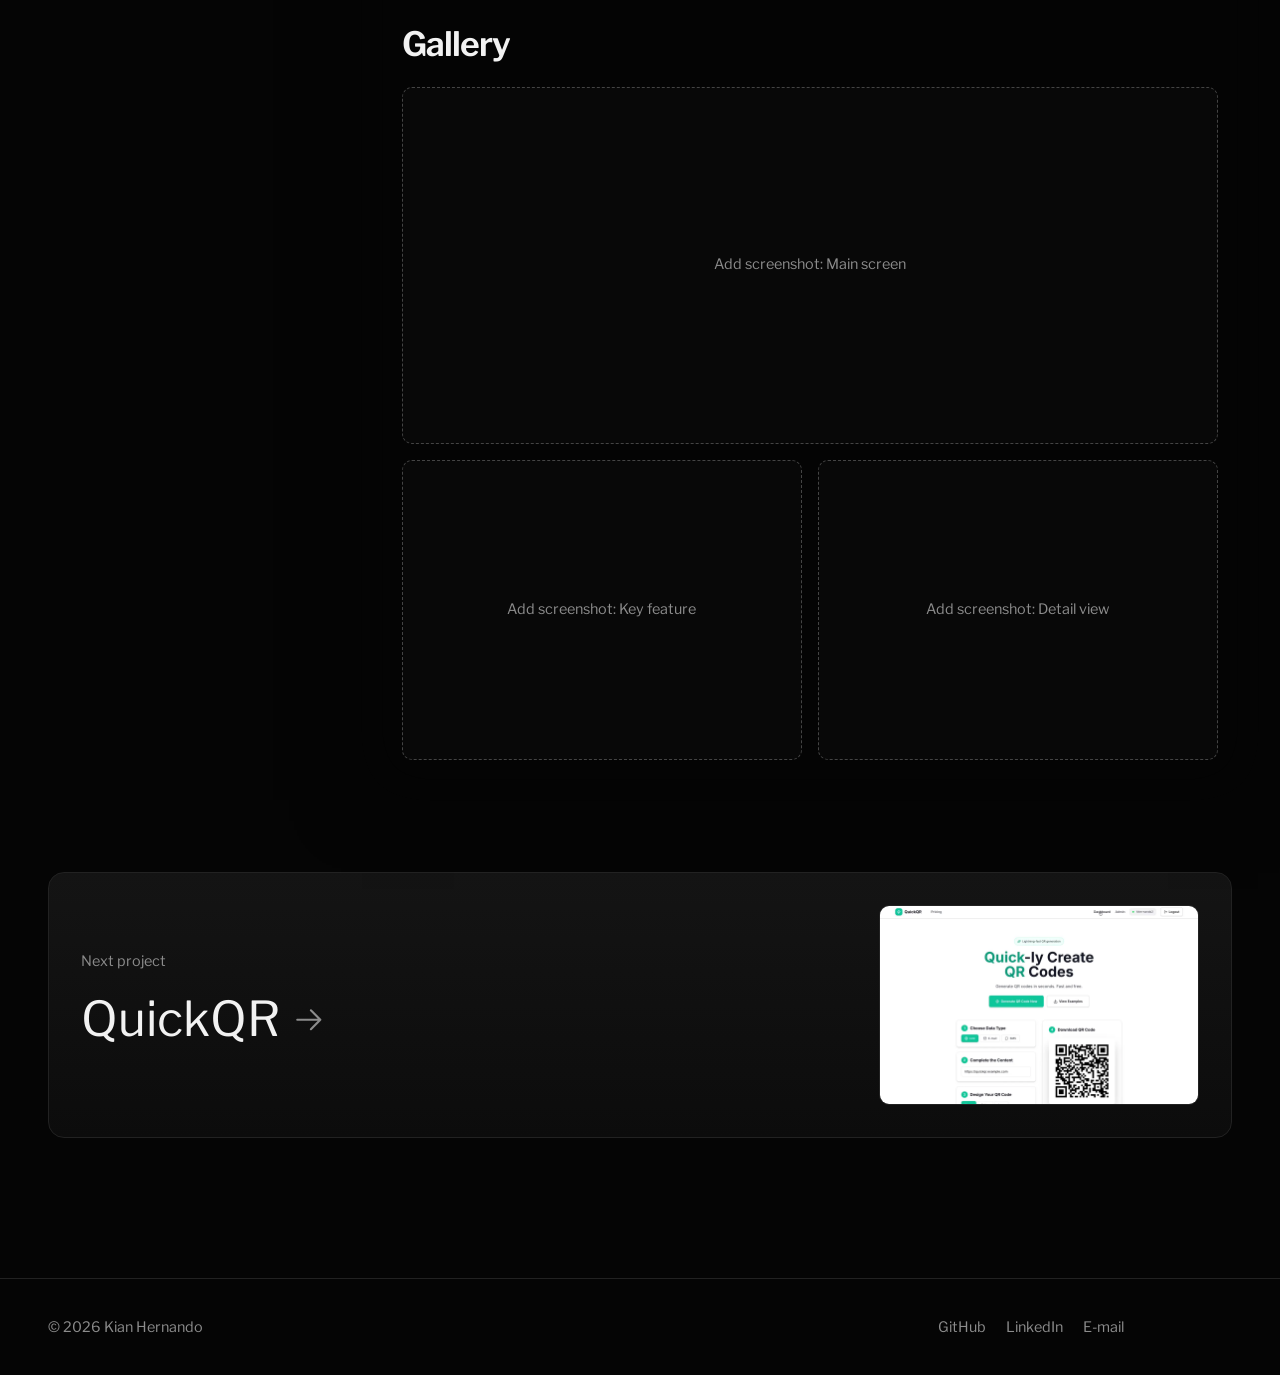
<file: projects/_template.html>
<!DOCTYPE html>
<html lang="en">
<head>
    <meta charset="UTF-8">
    <meta name="viewport" content="width=device-width, initial-scale=1.0">
    <title>Project name | Kian Hernando</title>
    <meta name="description" content="One sentence on what it is and who it's for.">
    <meta name="author" content="Kian Hernando">
    <meta name="robots" content="noindex, nofollow">
    <meta name="theme-color" content="#050505">
    <link rel="canonical" href="https://kianhernando.com/projects/_template.html">
    <meta property="og:type" content="article">
    <meta property="og:site_name" content="Kian Hernando">
    <meta property="og:locale" content="en_US">
    <meta property="og:title" content="Project name | Kian Hernando">
    <meta property="og:description" content="One sentence on what it is and who it's for.">
    <meta property="og:url" content="https://kianhernando.com/projects/_template.html">
    <meta property="og:image" content="https://kianhernando.com/assets/og/home.jpg">
    <meta property="og:image:type" content="image/jpeg">
    <meta property="og:image:width" content="1200">
    <meta property="og:image:height" content="630">
    <meta property="og:image:alt" content="Project by Kian Hernando">
    <meta name="twitter:card" content="summary_large_image">
    <meta name="twitter:title" content="Project name | Kian Hernando">
    <meta name="twitter:description" content="One sentence on what it is and who it's for.">
    <meta name="twitter:image" content="https://kianhernando.com/assets/og/home.jpg">
    <meta name="twitter:image:alt" content="Project by Kian Hernando">
    <link rel="icon" href="../assets/favicon.ico" sizes="any">
    <link rel="apple-touch-icon" href="../assets/apple-touch-icon.png">
    <link rel="preload" href="../assets/font.ttf" as="font" type="font/ttf" crossorigin>
    <link rel="stylesheet" href="../style.css">
    <script>
        document.documentElement.classList.add("js");
        try {
            if (localStorage.getItem("lang") === "ja") document.documentElement.lang = "ja";
        } catch (e) { }
    </script>
    <script type="application/ld+json">
    {
        "@context": "https://schema.org",
        "@graph": [
            {
                "@type": "CreativeWork",
                "@id": "https://kianhernando.com/projects/_template.html#project",
                "name": "Project name",
                "description": "One sentence on what it is and who it's for.",
                "url": "https://kianhernando.com/projects/_template.html",
                "image": "https://kianhernando.com/assets/og/home.jpg",
                "keywords": "",
                "author": {
                    "@type": "Person",
                    "name": "Kian Hernando",
                    "url": "https://kianhernando.com/"
                }
            },
            {
                "@type": "BreadcrumbList",
                "itemListElement": [
                    {
                        "@type": "ListItem",
                        "position": 1,
                        "name": "Home",
                        "item": "https://kianhernando.com/"
                    },
                    {
                        "@type": "ListItem",
                        "position": 2,
                        "name": "Projects",
                        "item": "https://kianhernando.com/#projects"
                    },
                    {
                        "@type": "ListItem",
                        "position": 3,
                        "name": "Project name",
                        "item": "https://kianhernando.com/projects/_template.html"
                    }
                ]
            }
        ]
    }
    </script>
</head>
<body class="case-page">
    <a class="skip-link" href="#main" data-i18n="skip">Skip to content</a>
    <svg xmlns="http://www.w3.org/2000/svg" style="display:none" aria-hidden="true">
    <symbol id="i-arrow-right" viewBox="0 0 256 256"><path d="M221.66,133.66l-72,72a8,8,0,0,1-11.32-11.32L196.69,136H40a8,8,0,0,1,0-16H196.69L138.34,61.66a8,8,0,0,1,11.32-11.32l72,72A8,8,0,0,1,221.66,133.66Z"/></symbol>
    <symbol id="i-arrow-up-right" viewBox="0 0 256 256"><path d="M200,64V168a8,8,0,0,1-16,0V83.31L69.66,197.66a8,8,0,0,1-11.32-11.32L172.69,72H88a8,8,0,0,1,0-16H192A8,8,0,0,1,200,64Z"/></symbol>
    <symbol id="i-arrow-left" viewBox="0 0 256 256"><path d="M224,128a8,8,0,0,1-8,8H59.31l58.35,58.34a8,8,0,0,1-11.32,11.32l-72-72a8,8,0,0,1,0-11.32l72-72a8,8,0,0,1,11.32,11.32L59.31,120H216A8,8,0,0,1,224,128Z"/></symbol>
    <symbol id="i-github" viewBox="0 0 256 256"><path d="M208.31,75.68A59.78,59.78,0,0,0,202.93,28,8,8,0,0,0,196,24a59.75,59.75,0,0,0-48,24H124A59.75,59.75,0,0,0,76,24a8,8,0,0,0-6.93,4,59.78,59.78,0,0,0-5.38,47.68A58.14,58.14,0,0,0,56,104v8a56.06,56.06,0,0,0,48.44,55.47A39.8,39.8,0,0,0,96,192v8H72a24,24,0,0,1-24-24A40,40,0,0,0,8,136a8,8,0,0,0,0,16,24,24,0,0,1,24,24,40,40,0,0,0,40,40H96v16a8,8,0,0,0,16,0V192a24,24,0,0,1,48,0v40a8,8,0,0,0,16,0V192a39.8,39.8,0,0,0-8.44-24.53A56.06,56.06,0,0,0,216,112v-8A58.14,58.14,0,0,0,208.31,75.68ZM200,112a40,40,0,0,1-40,40H112a40,40,0,0,1-40-40v-8a41.74,41.74,0,0,1,6.9-22.48A8,8,0,0,0,80,73.83a43.81,43.81,0,0,1,.79-33.58,43.88,43.88,0,0,1,32.32,20.06A8,8,0,0,0,119.82,64h32.35a8,8,0,0,0,6.74-3.69,43.87,43.87,0,0,1,32.32-20.06A43.81,43.81,0,0,1,192,73.83a8.09,8.09,0,0,0,1,7.65A41.72,41.72,0,0,1,200,104Z"/></symbol>
    <symbol id="i-linkedin" viewBox="0 0 256 256"><path d="M216,24H40A16,16,0,0,0,24,40V216a16,16,0,0,0,16,16H216a16,16,0,0,0,16-16V40A16,16,0,0,0,216,24Zm0,192H40V40H216V216ZM96,112v64a8,8,0,0,1-16,0V112a8,8,0,0,1,16,0Zm88,28v36a8,8,0,0,1-16,0V140a20,20,0,0,0-40,0v36a8,8,0,0,1-16,0V112a8,8,0,0,1,15.79-1.78A36,36,0,0,1,184,140ZM100,84A12,12,0,1,1,88,72,12,12,0,0,1,100,84Z"/></symbol>
    <symbol id="i-file" viewBox="0 0 256 256"><path d="M213.66,82.34l-56-56A8,8,0,0,0,152,24H56A16,16,0,0,0,40,40V216a16,16,0,0,0,16,16H200a16,16,0,0,0,16-16V88A8,8,0,0,0,213.66,82.34ZM160,51.31,188.69,80H160ZM200,216H56V40h88V88a8,8,0,0,0,8,8h48V216Zm-32-80a8,8,0,0,1-8,8H96a8,8,0,0,1,0-16h64A8,8,0,0,1,168,136Zm0,32a8,8,0,0,1-8,8H96a8,8,0,0,1,0-16h64A8,8,0,0,1,168,168Z"/></symbol>
    <symbol id="i-menu" viewBox="0 0 256 256"><path d="M224,128a8,8,0,0,1-8,8H40a8,8,0,0,1,0-16H216A8,8,0,0,1,224,128ZM40,72H216a8,8,0,0,0,0-16H40a8,8,0,0,0,0,16ZM216,184H40a8,8,0,0,0,0,16H216a8,8,0,0,0,0-16Z"/></symbol>
    <symbol id="i-close" viewBox="0 0 256 256"><path d="M205.66,194.34a8,8,0,0,1-11.32,11.32L128,139.31,61.66,205.66a8,8,0,0,1-11.32-11.32L116.69,128,50.34,61.66A8,8,0,0,1,61.66,50.34L128,116.69l66.34-66.35a8,8,0,0,1,11.32,11.32L139.31,128Z"/></symbol>
    <symbol id="i-play" viewBox="0 0 256 256"><path d="M240,128a15.74,15.74,0,0,1-7.6,13.51L88.32,229.65a16,16,0,0,1-16.2.3A15.86,15.86,0,0,1,64,216.13V39.87a15.86,15.86,0,0,1,8.12-13.82,16,16,0,0,1,16.2.3L232.4,114.49A15.74,15.74,0,0,1,240,128Z"/></symbol>
    <symbol id="i-pause" viewBox="0 0 256 256"><path d="M216,48V208a16,16,0,0,1-16,16H160a16,16,0,0,1-16-16V48a16,16,0,0,1,16-16h40A16,16,0,0,1,216,48ZM96,32H56A16,16,0,0,0,40,48V208a16,16,0,0,0,16,16H96a16,16,0,0,0,16-16V48A16,16,0,0,0,96,32Z"/></symbol>
</svg>
    <div class="grid-bg" aria-hidden="true"></div>
    <div class="scroll-sentinel" data-scroll-sentinel aria-hidden="true"></div>

    <header class="site-header" data-header>
        <nav class="nav container" aria-label="Primary" data-i18n-aria-label="nav.primary">
            <a class="nav-logo" href="../index.html" aria-label="Kian Hernando, home" data-i18n-aria-label="nav.home">
                <img src="../assets/logo.webp" alt="" width="40" height="35">
            </a>
            <ul class="nav-links">
                <li><a href="../index.html#about" data-i18n="nav.about">About</a></li>
                <li><a href="../index.html#experience" data-i18n="nav.experience">Experience</a></li>
                <li><a href="../index.html#projects" data-i18n="nav.projects">Projects</a></li>
                <li><a href="../index.html#skills" data-i18n="nav.skills">Skills</a></li>
                <li><a href="../index.html#contact" data-i18n="nav.contact">Contact</a></li>
            </ul>
            <div class="nav-actions">
                <a class="btn btn-ghost btn-sm" href="../assets/Kian%20Hernando.pdf" target="_blank" rel="noopener"><span data-i18n="resume">Résumé</span></a>
                <button class="nav-toggle" type="button" aria-expanded="false" aria-controls="mobile-menu" aria-label="Open menu">
                    <svg class="icon icon-menu icon-menu" aria-hidden="true"><use href="#i-menu"></use></svg>
                    <svg class="icon icon-close icon-close" aria-hidden="true"><use href="#i-close"></use></svg>
                </button>
            </div>
        </nav>
    </header>

    <div class="mobile-menu" id="mobile-menu">
        <nav class="mobile-menu-links" aria-label="Mobile" data-i18n-aria-label="nav.mobile">
            <a href="../index.html#about" style="--i: 0" data-i18n="nav.about">About</a>
            <a href="../index.html#experience" style="--i: 1" data-i18n="nav.experience">Experience</a>
            <a href="../index.html#projects" style="--i: 2" data-i18n="nav.projects">Projects</a>
            <a href="../index.html#skills" style="--i: 3" data-i18n="nav.skills">Skills</a>
            <a href="../index.html#contact" style="--i: 4" data-i18n="nav.contact">Contact</a>
        </nav>
        <div class="mobile-menu-footer">
            <a class="btn btn-primary" href="../assets/Kian%20Hernando.pdf" target="_blank" rel="noopener"><svg class="icon icon-file" aria-hidden="true"><use href="#i-file"></use></svg> <span data-i18n="resume">Résumé</span></a>
            <a class="btn btn-ghost" href="https://github.com/kianhernando" target="_blank" rel="noopener"><svg class="icon icon-github" aria-hidden="true"><use href="#i-github"></use></svg> GitHub</a>
            <a class="btn btn-ghost" href="https://www.linkedin.com/in/kian-hernando/" target="_blank" rel="noopener"><svg class="icon icon-linkedin" aria-hidden="true"><use href="#i-linkedin"></use></svg> LinkedIn</a>
        </div>
    </div>

    <main id="main">
        <header class="case-header container">
            <a class="text-link case-back" href="../index.html#projects"><svg class="icon icon-arrow-left" aria-hidden="true"><use href="#i-arrow-left"></use></svg> <span data-i18n="case.back">All projects</span></a>
            <h1 class="case-title">Project name</h1>
            <p class="case-lede">One sentence on what it is and who it's for. Under 20 words.</p>
            <dl class="case-meta">
                <div><dt data-i18n="case.role">Role</dt><dd><span class="todo">Your role</span></dd></div>
                <div><dt data-i18n="case.timeline">Timeline</dt><dd><span class="todo">Season and year</span></dd></div>
                <div><dt data-i18n="case.stack">Stack</dt><dd>Tech, Tech, Tech</dd></div>
            </dl>
            <div class="case-actions">
                    <a class="btn btn-primary" href="https://example.com" target="_blank" rel="noopener">Live site <svg class="icon icon-arrow-up-right" aria-hidden="true"><use href="#i-arrow-up-right"></use></svg></a>
                    <a class="btn btn-ghost" href="https://github.com/kianhernando" target="_blank" rel="noopener"><svg class="icon icon-github" aria-hidden="true"><use href="#i-github"></use></svg> <span data-i18n="case.source">View source</span></a>
            </div>
        </header>

        <div class="container">
            <div class="case-hero" style="view-transition-name: media-your-project">
                <video data-autoplay data-hero-video muted loop playsinline preload="metadata" poster="../assets/posters/quickqr.webp" width="3184" height="1978" aria-label="Screen recording of Project name">
                    <source src="../assets/videos/quickqr.webm" type="video/webm">
                </video>
                <button class="media-toggle" type="button" data-media-toggle aria-label="Pause video">
                    <svg class="icon icon-pause icon-pause" aria-hidden="true"><use href="#i-pause"></use></svg><svg class="icon icon-play icon-play" aria-hidden="true"><use href="#i-play"></use></svg>
                </button>
            </div>
        </div>

        <div class="container case-body">
            <nav class="case-toc" aria-label="On this page" data-i18n-aria-label="case.toc.label">
                <p data-i18n="case.toc">On this page</p>
                    <a href="#highlights" data-i18n="case.highlights">Technical highlights</a>
                    <a href="#gallery" data-i18n="case.gallery">Gallery</a>
            </nav>
            <div class="case-content">
                <section class="case-section" id="highlights" aria-labelledby="highlights-title" data-reveal>
                    <h2 id="highlights-title" data-i18n="case.highlights">Technical highlights</h2>
                    <p class="todo">One or two hard problems and how you solved them. Be specific: name the approach, the trade-off, and the result.</p>
                </section>

                <section class="case-section" id="gallery" aria-labelledby="gallery-title" data-reveal>
                    <h2 id="gallery-title" data-i18n="case.gallery">Gallery</h2>
                    <div class="gallery">
                        <figure class="wide">
                            <div class="media-slot">Add screenshot: Main screen</div>
                        </figure>
                        <figure>
                            <div class="media-slot">Add screenshot: Key feature</div>
                        </figure>
                        <figure>
                            <div class="media-slot">Add screenshot: Detail view</div>
                        </figure>
                    </div>
                </section>
            </div>
        </div>

        <div class="container case-next">
            <a class="next-link" href="quickqr.html">
                <div>
                    <p class="next-label" data-i18n="case.next">Next project</p>
                    <p class="next-title">QuickQR <svg class="icon icon-arrow-right" aria-hidden="true"><use href="#i-arrow-right"></use></svg></p>
                </div>
                <div class="project-media" style="view-transition-name: media-quickqr">
                    <img src="../assets/posters/quickqr.webp" alt="" width="3184" height="1978" loading="lazy">
                </div>
            </a>
        </div>
    </main>

    <footer class="site-footer">
        <div class="container footer-inner">
            <p>&copy; <span data-year>2026</span> Kian Hernando</p>
            <ul class="footer-links">
                <li><a href="https://github.com/kianhernando" target="_blank" rel="noopener">GitHub</a></li>
                <li><a href="https://www.linkedin.com/in/kian-hernando/" target="_blank" rel="noopener">LinkedIn</a></li>
                <li><a href="mailto:kianhernandowork@gmail.com" data-i18n="email">E-mail</a></li>
            </ul>
        </div>
    </footer>

    <button class="lang-switch" type="button" role="switch" aria-checked="false" aria-label="Japanese"
        data-i18n-aria-label="lang.switch" data-lang-switch>
        <span>EN</span>
        <span>JP</span>
    </button>

    <script src="../script.js"></script>
</body>
</html>
</file>
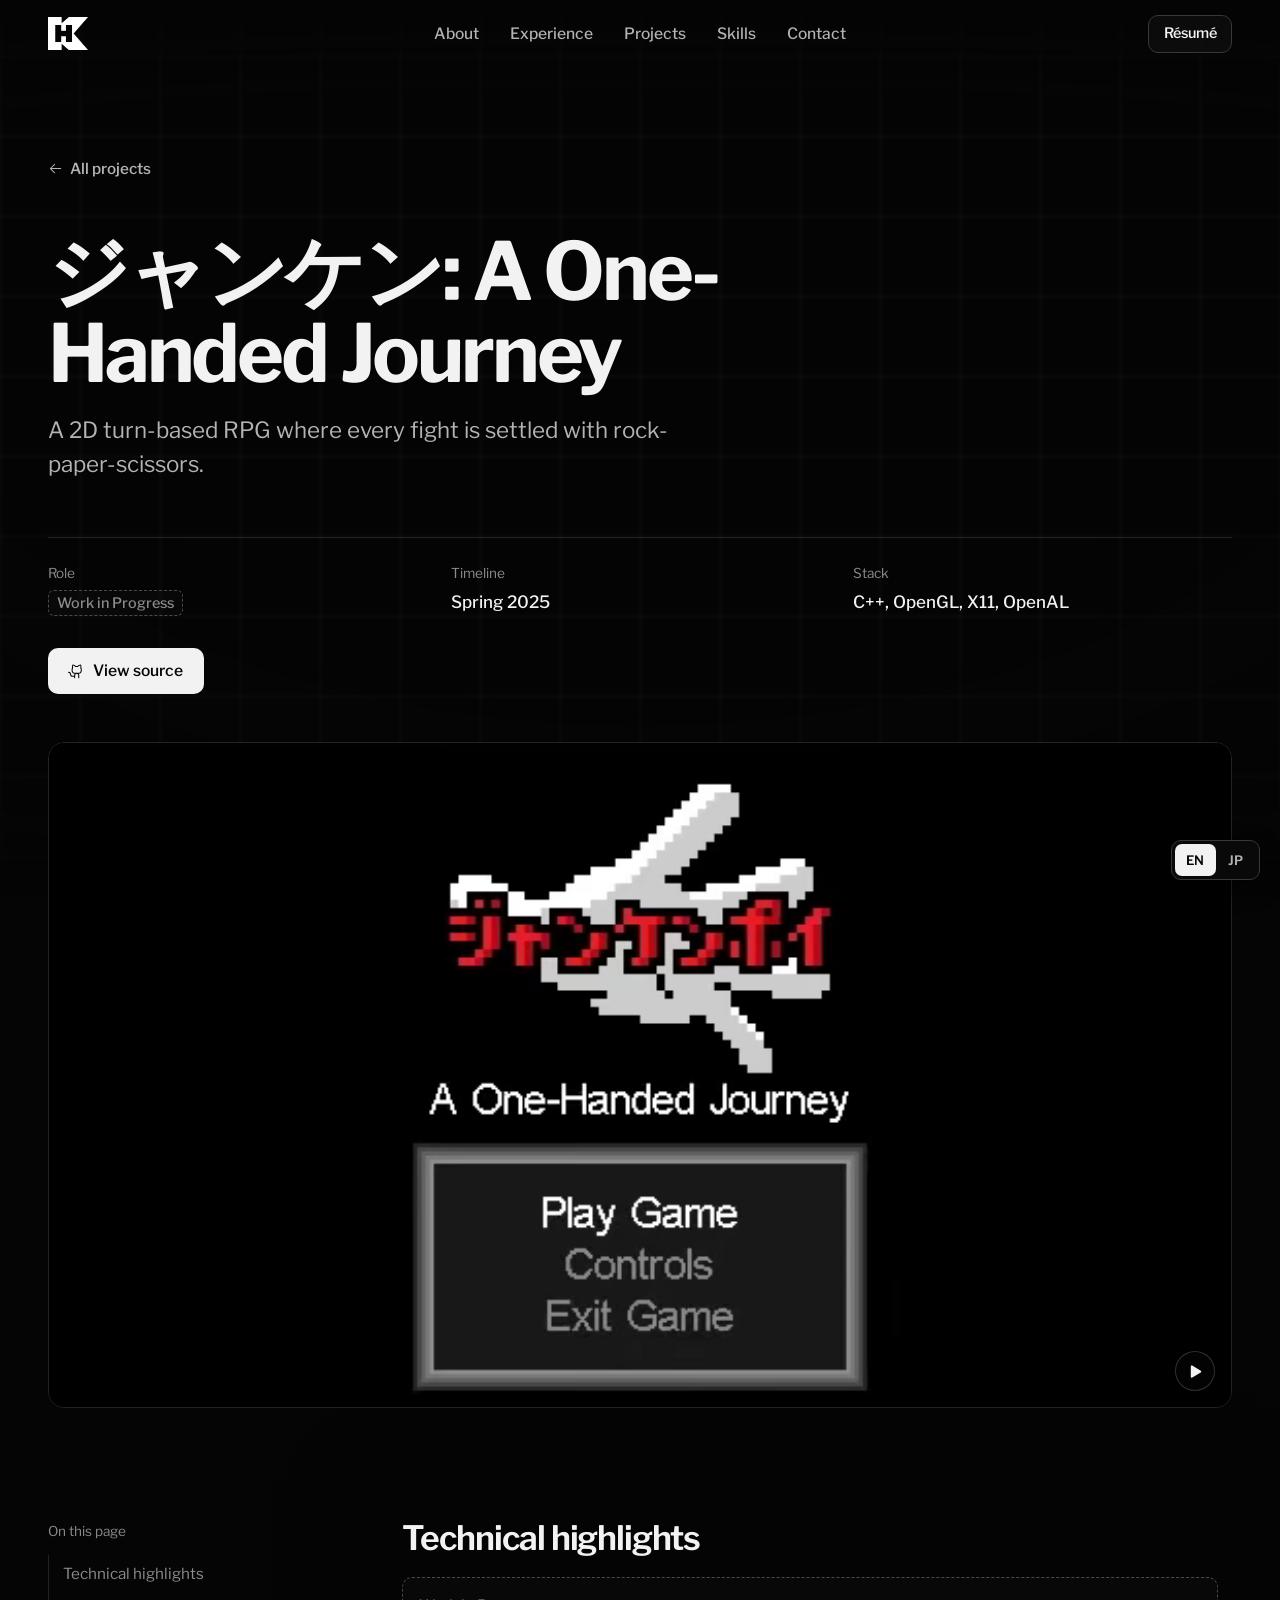
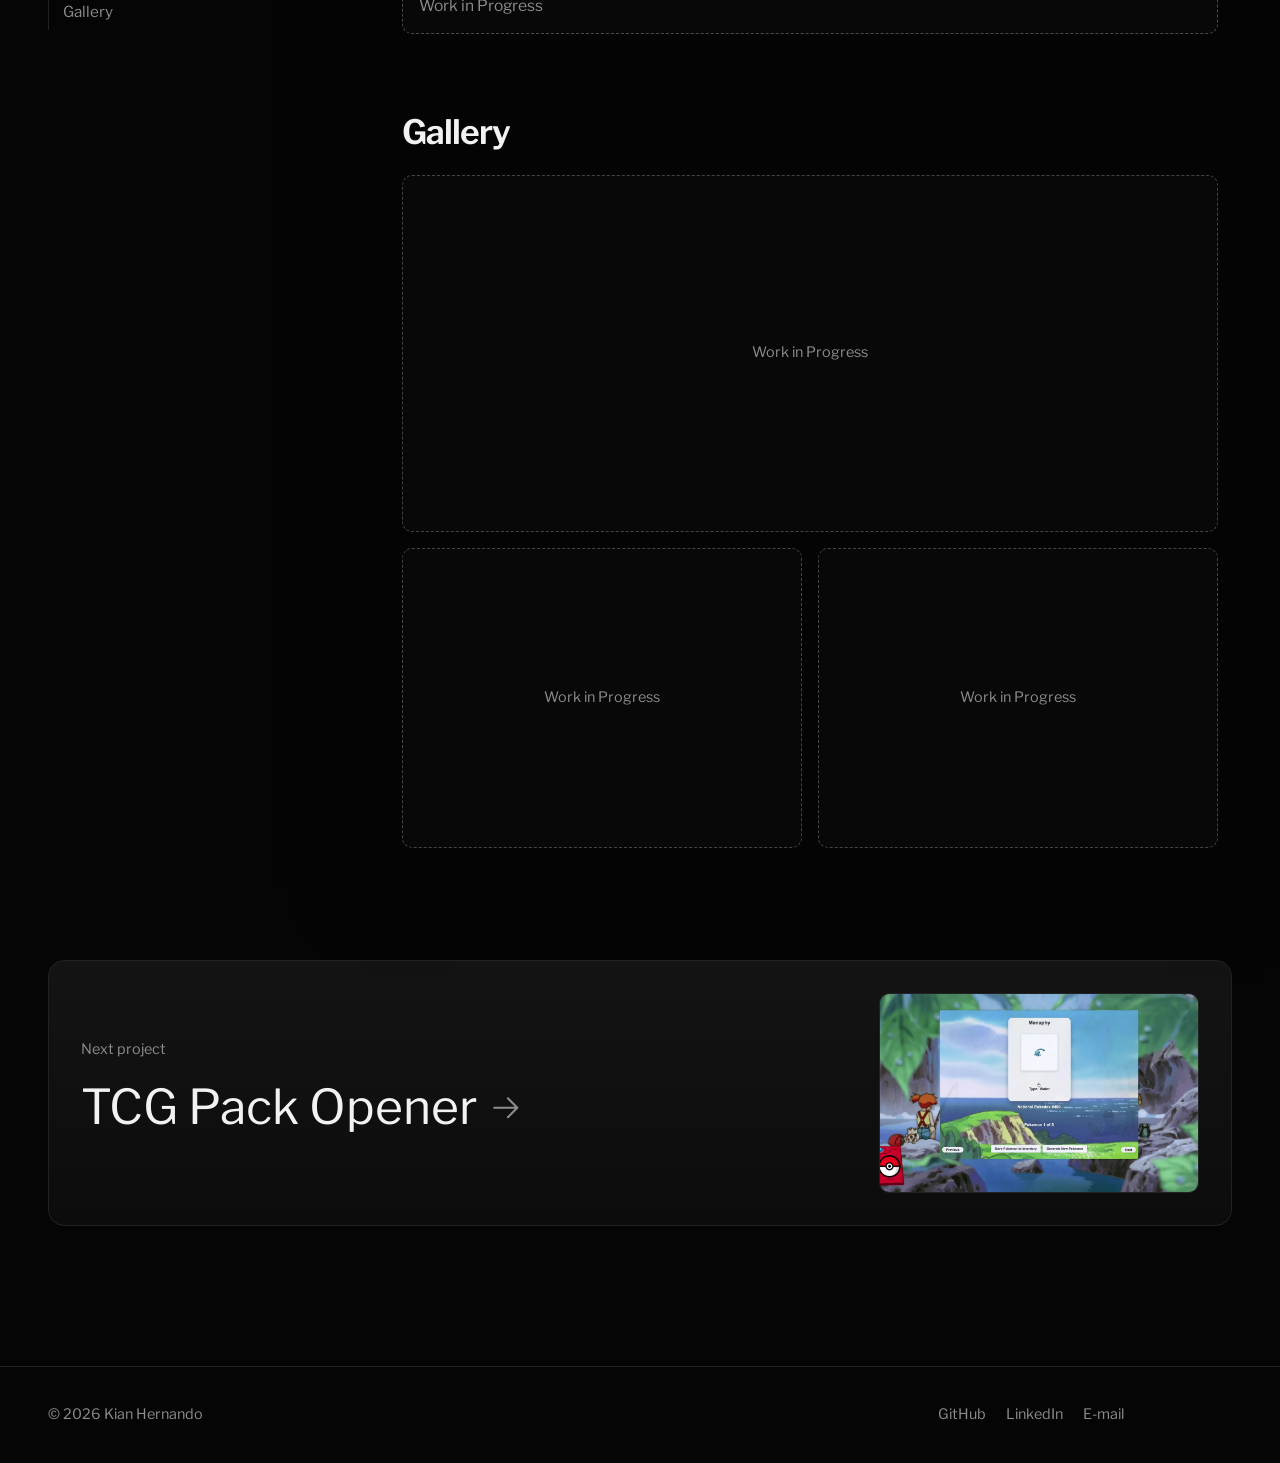
<file: projects/janken.html>
<!DOCTYPE html>
<html lang="en">
<head>
    <meta charset="UTF-8">
    <meta name="viewport" content="width=device-width, initial-scale=1.0">
    <title data-i18n="janken.title">Janken: A One-Handed Journey, a C++ RPG | Kian Hernando</title>
    <meta name="description" content="Janken: A One-Handed Journey is a 2D turn-based RPG where every battle is decided by rock-paper-scissors. Built in C++ with OpenGL, X11, and OpenAL.">
    <meta name="author" content="Kian Hernando">
    <meta name="robots" content="index, follow, max-image-preview:large">
    <meta name="theme-color" content="#050505">
    <link rel="canonical" href="https://kianhernando.com/projects/janken.html">
    <meta property="og:type" content="article">
    <meta property="og:site_name" content="Kian Hernando">
    <meta property="og:locale" content="en_US">
    <meta property="og:title" content="Janken: A One-Handed Journey, a C++ RPG | Kian Hernando">
    <meta property="og:description" content="Janken: A One-Handed Journey is a 2D turn-based RPG where every battle is decided by rock-paper-scissors. Built in C++ with OpenGL, X11, and OpenAL.">
    <meta property="og:url" content="https://kianhernando.com/projects/janken.html">
    <meta property="og:image" content="https://kianhernando.com/assets/og/janken.jpg">
    <meta property="og:image:type" content="image/jpeg">
    <meta property="og:image:width" content="1200">
    <meta property="og:image:height" content="630">
    <meta property="og:image:alt" content="Janken: A One-Handed Journey, a game by Kian Hernando">
    <meta name="twitter:card" content="summary_large_image">
    <meta name="twitter:title" content="Janken: A One-Handed Journey, a C++ RPG | Kian Hernando">
    <meta name="twitter:description" content="Janken: A One-Handed Journey is a 2D turn-based RPG where every battle is decided by rock-paper-scissors. Built in C++ with OpenGL, X11, and OpenAL.">
    <meta name="twitter:image" content="https://kianhernando.com/assets/og/janken.jpg">
    <meta name="twitter:image:alt" content="Janken: A One-Handed Journey, a game by Kian Hernando">
    <link rel="icon" href="../assets/favicon.ico" sizes="any">
    <link rel="apple-touch-icon" href="../assets/apple-touch-icon.png">
    <link rel="preload" href="../assets/font.ttf" as="font" type="font/ttf" crossorigin>
    <link rel="stylesheet" href="../style.css">
    <script>
        document.documentElement.classList.add("js");
        try {
            if (localStorage.getItem("lang") === "ja") document.documentElement.lang = "ja";
        } catch (e) { }
    </script>
    <script type="application/ld+json">
    {
        "@context": "https://schema.org",
        "@graph": [
            {
                "@type": "CreativeWork",
                "@id": "https://kianhernando.com/projects/janken.html#project",
                "name": "Janken: A One-Handed Journey",
                "description": "Janken: A One-Handed Journey is a 2D turn-based RPG where every battle is decided by rock-paper-scissors. Built in C++ with OpenGL, X11, and OpenAL.",
                "url": "https://kianhernando.com/projects/janken.html",
                "image": "https://kianhernando.com/assets/og/janken.jpg",
                "keywords": "C++, OpenGL, X11, OpenAL, game development, RPG",
                "author": {
                    "@type": "Person",
                    "name": "Kian Hernando",
                    "url": "https://kianhernando.com/"
                }
            },
            {
                "@type": "BreadcrumbList",
                "itemListElement": [
                    {
                        "@type": "ListItem",
                        "position": 1,
                        "name": "Home",
                        "item": "https://kianhernando.com/"
                    },
                    {
                        "@type": "ListItem",
                        "position": 2,
                        "name": "Projects",
                        "item": "https://kianhernando.com/#projects"
                    },
                    {
                        "@type": "ListItem",
                        "position": 3,
                        "name": "Janken: A One-Handed Journey",
                        "item": "https://kianhernando.com/projects/janken.html"
                    }
                ]
            }
        ]
    }
    </script>
</head>
<body class="case-page">
    <a class="skip-link" href="#main" data-i18n="skip">Skip to content</a>
    <svg xmlns="http://www.w3.org/2000/svg" style="display:none" aria-hidden="true">
    <symbol id="i-arrow-right" viewBox="0 0 256 256"><path d="M221.66,133.66l-72,72a8,8,0,0,1-11.32-11.32L196.69,136H40a8,8,0,0,1,0-16H196.69L138.34,61.66a8,8,0,0,1,11.32-11.32l72,72A8,8,0,0,1,221.66,133.66Z"/></symbol>
    <symbol id="i-arrow-left" viewBox="0 0 256 256"><path d="M224,128a8,8,0,0,1-8,8H59.31l58.35,58.34a8,8,0,0,1-11.32,11.32l-72-72a8,8,0,0,1,0-11.32l72-72a8,8,0,0,1,11.32,11.32L59.31,120H216A8,8,0,0,1,224,128Z"/></symbol>
    <symbol id="i-github" viewBox="0 0 256 256"><path d="M208.31,75.68A59.78,59.78,0,0,0,202.93,28,8,8,0,0,0,196,24a59.75,59.75,0,0,0-48,24H124A59.75,59.75,0,0,0,76,24a8,8,0,0,0-6.93,4,59.78,59.78,0,0,0-5.38,47.68A58.14,58.14,0,0,0,56,104v8a56.06,56.06,0,0,0,48.44,55.47A39.8,39.8,0,0,0,96,192v8H72a24,24,0,0,1-24-24A40,40,0,0,0,8,136a8,8,0,0,0,0,16,24,24,0,0,1,24,24,40,40,0,0,0,40,40H96v16a8,8,0,0,0,16,0V192a24,24,0,0,1,48,0v40a8,8,0,0,0,16,0V192a39.8,39.8,0,0,0-8.44-24.53A56.06,56.06,0,0,0,216,112v-8A58.14,58.14,0,0,0,208.31,75.68ZM200,112a40,40,0,0,1-40,40H112a40,40,0,0,1-40-40v-8a41.74,41.74,0,0,1,6.9-22.48A8,8,0,0,0,80,73.83a43.81,43.81,0,0,1,.79-33.58,43.88,43.88,0,0,1,32.32,20.06A8,8,0,0,0,119.82,64h32.35a8,8,0,0,0,6.74-3.69,43.87,43.87,0,0,1,32.32-20.06A43.81,43.81,0,0,1,192,73.83a8.09,8.09,0,0,0,1,7.65A41.72,41.72,0,0,1,200,104Z"/></symbol>
    <symbol id="i-linkedin" viewBox="0 0 256 256"><path d="M216,24H40A16,16,0,0,0,24,40V216a16,16,0,0,0,16,16H216a16,16,0,0,0,16-16V40A16,16,0,0,0,216,24Zm0,192H40V40H216V216ZM96,112v64a8,8,0,0,1-16,0V112a8,8,0,0,1,16,0Zm88,28v36a8,8,0,0,1-16,0V140a20,20,0,0,0-40,0v36a8,8,0,0,1-16,0V112a8,8,0,0,1,15.79-1.78A36,36,0,0,1,184,140ZM100,84A12,12,0,1,1,88,72,12,12,0,0,1,100,84Z"/></symbol>
    <symbol id="i-file" viewBox="0 0 256 256"><path d="M213.66,82.34l-56-56A8,8,0,0,0,152,24H56A16,16,0,0,0,40,40V216a16,16,0,0,0,16,16H200a16,16,0,0,0,16-16V88A8,8,0,0,0,213.66,82.34ZM160,51.31,188.69,80H160ZM200,216H56V40h88V88a8,8,0,0,0,8,8h48V216Zm-32-80a8,8,0,0,1-8,8H96a8,8,0,0,1,0-16h64A8,8,0,0,1,168,136Zm0,32a8,8,0,0,1-8,8H96a8,8,0,0,1,0-16h64A8,8,0,0,1,168,168Z"/></symbol>
    <symbol id="i-menu" viewBox="0 0 256 256"><path d="M224,128a8,8,0,0,1-8,8H40a8,8,0,0,1,0-16H216A8,8,0,0,1,224,128ZM40,72H216a8,8,0,0,0,0-16H40a8,8,0,0,0,0,16ZM216,184H40a8,8,0,0,0,0,16H216a8,8,0,0,0,0-16Z"/></symbol>
    <symbol id="i-close" viewBox="0 0 256 256"><path d="M205.66,194.34a8,8,0,0,1-11.32,11.32L128,139.31,61.66,205.66a8,8,0,0,1-11.32-11.32L116.69,128,50.34,61.66A8,8,0,0,1,61.66,50.34L128,116.69l66.34-66.35a8,8,0,0,1,11.32,11.32L139.31,128Z"/></symbol>
    <symbol id="i-play" viewBox="0 0 256 256"><path d="M240,128a15.74,15.74,0,0,1-7.6,13.51L88.32,229.65a16,16,0,0,1-16.2.3A15.86,15.86,0,0,1,64,216.13V39.87a15.86,15.86,0,0,1,8.12-13.82,16,16,0,0,1,16.2.3L232.4,114.49A15.74,15.74,0,0,1,240,128Z"/></symbol>
    <symbol id="i-pause" viewBox="0 0 256 256"><path d="M216,48V208a16,16,0,0,1-16,16H160a16,16,0,0,1-16-16V48a16,16,0,0,1,16-16h40A16,16,0,0,1,216,48ZM96,32H56A16,16,0,0,0,40,48V208a16,16,0,0,0,16,16H96a16,16,0,0,0,16-16V48A16,16,0,0,0,96,32Z"/></symbol>
</svg>
    <div class="grid-bg" aria-hidden="true"></div>
    <div class="scroll-sentinel" data-scroll-sentinel aria-hidden="true"></div>

    <header class="site-header" data-header>
        <nav class="nav container" aria-label="Primary" data-i18n-aria-label="nav.primary">
            <a class="nav-logo" href="../index.html" aria-label="Kian Hernando, home" data-i18n-aria-label="nav.home">
                <img src="../assets/logo.webp" alt="" width="40" height="35">
            </a>
            <ul class="nav-links">
                <li><a href="../index.html#about" data-i18n="nav.about">About</a></li>
                <li><a href="../index.html#experience" data-i18n="nav.experience">Experience</a></li>
                <li><a href="../index.html#projects" data-i18n="nav.projects">Projects</a></li>
                <li><a href="../index.html#skills" data-i18n="nav.skills">Skills</a></li>
                <li><a href="../index.html#contact" data-i18n="nav.contact">Contact</a></li>
            </ul>
            <div class="nav-actions">
                <a class="btn btn-ghost btn-sm" href="../assets/Kian%20Hernando.pdf" target="_blank" rel="noopener"><span data-i18n="resume">Résumé</span></a>
                <button class="nav-toggle" type="button" aria-expanded="false" aria-controls="mobile-menu" aria-label="Open menu">
                    <svg class="icon icon-menu icon-menu" aria-hidden="true"><use href="#i-menu"></use></svg>
                    <svg class="icon icon-close icon-close" aria-hidden="true"><use href="#i-close"></use></svg>
                </button>
            </div>
        </nav>
    </header>

    <div class="mobile-menu" id="mobile-menu">
        <nav class="mobile-menu-links" aria-label="Mobile" data-i18n-aria-label="nav.mobile">
            <a href="../index.html#about" style="--i: 0" data-i18n="nav.about">About</a>
            <a href="../index.html#experience" style="--i: 1" data-i18n="nav.experience">Experience</a>
            <a href="../index.html#projects" style="--i: 2" data-i18n="nav.projects">Projects</a>
            <a href="../index.html#skills" style="--i: 3" data-i18n="nav.skills">Skills</a>
            <a href="../index.html#contact" style="--i: 4" data-i18n="nav.contact">Contact</a>
        </nav>
        <div class="mobile-menu-footer">
            <a class="btn btn-primary" href="../assets/Kian%20Hernando.pdf" target="_blank" rel="noopener"><svg class="icon icon-file" aria-hidden="true"><use href="#i-file"></use></svg> <span data-i18n="resume">Résumé</span></a>
            <a class="btn btn-ghost" href="https://github.com/kianhernando" target="_blank" rel="noopener"><svg class="icon icon-github" aria-hidden="true"><use href="#i-github"></use></svg> GitHub</a>
            <a class="btn btn-ghost" href="https://www.linkedin.com/in/kian-hernando/" target="_blank" rel="noopener"><svg class="icon icon-linkedin" aria-hidden="true"><use href="#i-linkedin"></use></svg> LinkedIn</a>
        </div>
    </div>

    <main id="main">
        <header class="case-header container">
            <a class="text-link case-back" href="../index.html#projects"><svg class="icon icon-arrow-left" aria-hidden="true"><use href="#i-arrow-left"></use></svg> <span data-i18n="case.back">All projects</span></a>
            <h1 class="case-title">ジャンケン: A One-Handed Journey</h1>
            <p class="case-lede" data-i18n="janken.lede">A 2D turn-based RPG where every fight is settled with rock-paper-scissors.</p>
            <dl class="case-meta">
                <div><dt data-i18n="case.role">Role</dt><dd><span class="todo" data-i18n="case.wip">Work in Progress</span></dd></div>
                <div><dt data-i18n="case.timeline">Timeline</dt><dd data-i18n="janken.timeline">Spring 2025</dd></div>
                <div><dt data-i18n="case.stack">Stack</dt><dd>C++, OpenGL, X11, OpenAL</dd></div>
            </dl>
            <div class="case-actions">
                    <a class="btn btn-primary" href="https://github.com/kianhernando/Janken-Game" target="_blank" rel="noopener"><svg class="icon icon-github" aria-hidden="true"><use href="#i-github"></use></svg> <span data-i18n="case.source">View source</span></a>
            </div>
        </header>

        <div class="container">
            <div class="case-hero" style="view-transition-name: media-janken">
                <video data-autoplay data-hero-video muted loop playsinline preload="metadata" poster="../assets/posters/janken.webp" width="574" height="322" aria-label="Screen recording of Janken" data-i18n-aria-label="janken.video">
                    <source src="../assets/videos/janken.webm" type="video/webm">
                </video>
                <button class="media-toggle" type="button" data-media-toggle aria-label="Pause video">
                    <svg class="icon icon-pause icon-pause" aria-hidden="true"><use href="#i-pause"></use></svg><svg class="icon icon-play icon-play" aria-hidden="true"><use href="#i-play"></use></svg>
                </button>
            </div>
        </div>

        <div class="container case-body">
            <nav class="case-toc" aria-label="On this page" data-i18n-aria-label="case.toc.label">
                <p data-i18n="case.toc">On this page</p>
                    <a href="#highlights" data-i18n="case.highlights">Technical highlights</a>
                    <a href="#gallery" data-i18n="case.gallery">Gallery</a>
            </nav>
            <div class="case-content">
                <section class="case-section" id="highlights" aria-labelledby="highlights-title" data-reveal>
                    <h2 id="highlights-title" data-i18n="case.highlights">Technical highlights</h2>
                    <p class="todo" data-i18n="case.wip">Work in Progress</p>
                </section>

                <section class="case-section" id="gallery" aria-labelledby="gallery-title" data-reveal>
                    <h2 id="gallery-title" data-i18n="case.gallery">Gallery</h2>
                    <div class="gallery">
                        <figure class="wide">
                            <div class="media-slot"><span data-i18n="case.wip">Work in Progress</span></div>
                        </figure>
                        <figure>
                            <div class="media-slot"><span data-i18n="case.wip">Work in Progress</span></div>
                        </figure>
                        <figure>
                            <div class="media-slot"><span data-i18n="case.wip">Work in Progress</span></div>
                        </figure>
                    </div>
                </section>
            </div>
        </div>

        <div class="container case-next">
            <a class="next-link" href="tcg-pack-opener.html">
                <div>
                    <p class="next-label" data-i18n="case.next">Next project</p>
                    <p class="next-title">TCG Pack Opener <svg class="icon icon-arrow-right" aria-hidden="true"><use href="#i-arrow-right"></use></svg></p>
                </div>
                <div class="project-media" style="view-transition-name: media-tcg-pack-opener">
                    <img src="../assets/posters/tcgpackopener.webp" alt="" width="3544" height="1992" loading="lazy">
                </div>
            </a>
        </div>
    </main>

    <footer class="site-footer">
        <div class="container footer-inner">
            <p>&copy; <span data-year>2026</span> Kian Hernando</p>
            <ul class="footer-links">
                <li><a href="https://github.com/kianhernando" target="_blank" rel="noopener">GitHub</a></li>
                <li><a href="https://www.linkedin.com/in/kian-hernando/" target="_blank" rel="noopener">LinkedIn</a></li>
                <li><a href="mailto:kianhernandowork@gmail.com" data-i18n="email">E-mail</a></li>
            </ul>
        </div>
    </footer>

    <button class="lang-switch" type="button" role="switch" aria-checked="false" aria-label="Japanese"
        data-i18n-aria-label="lang.switch" data-lang-switch>
        <span>EN</span>
        <span>JP</span>
    </button>

    <script src="../script.js"></script>
</body>
</html>
</file>
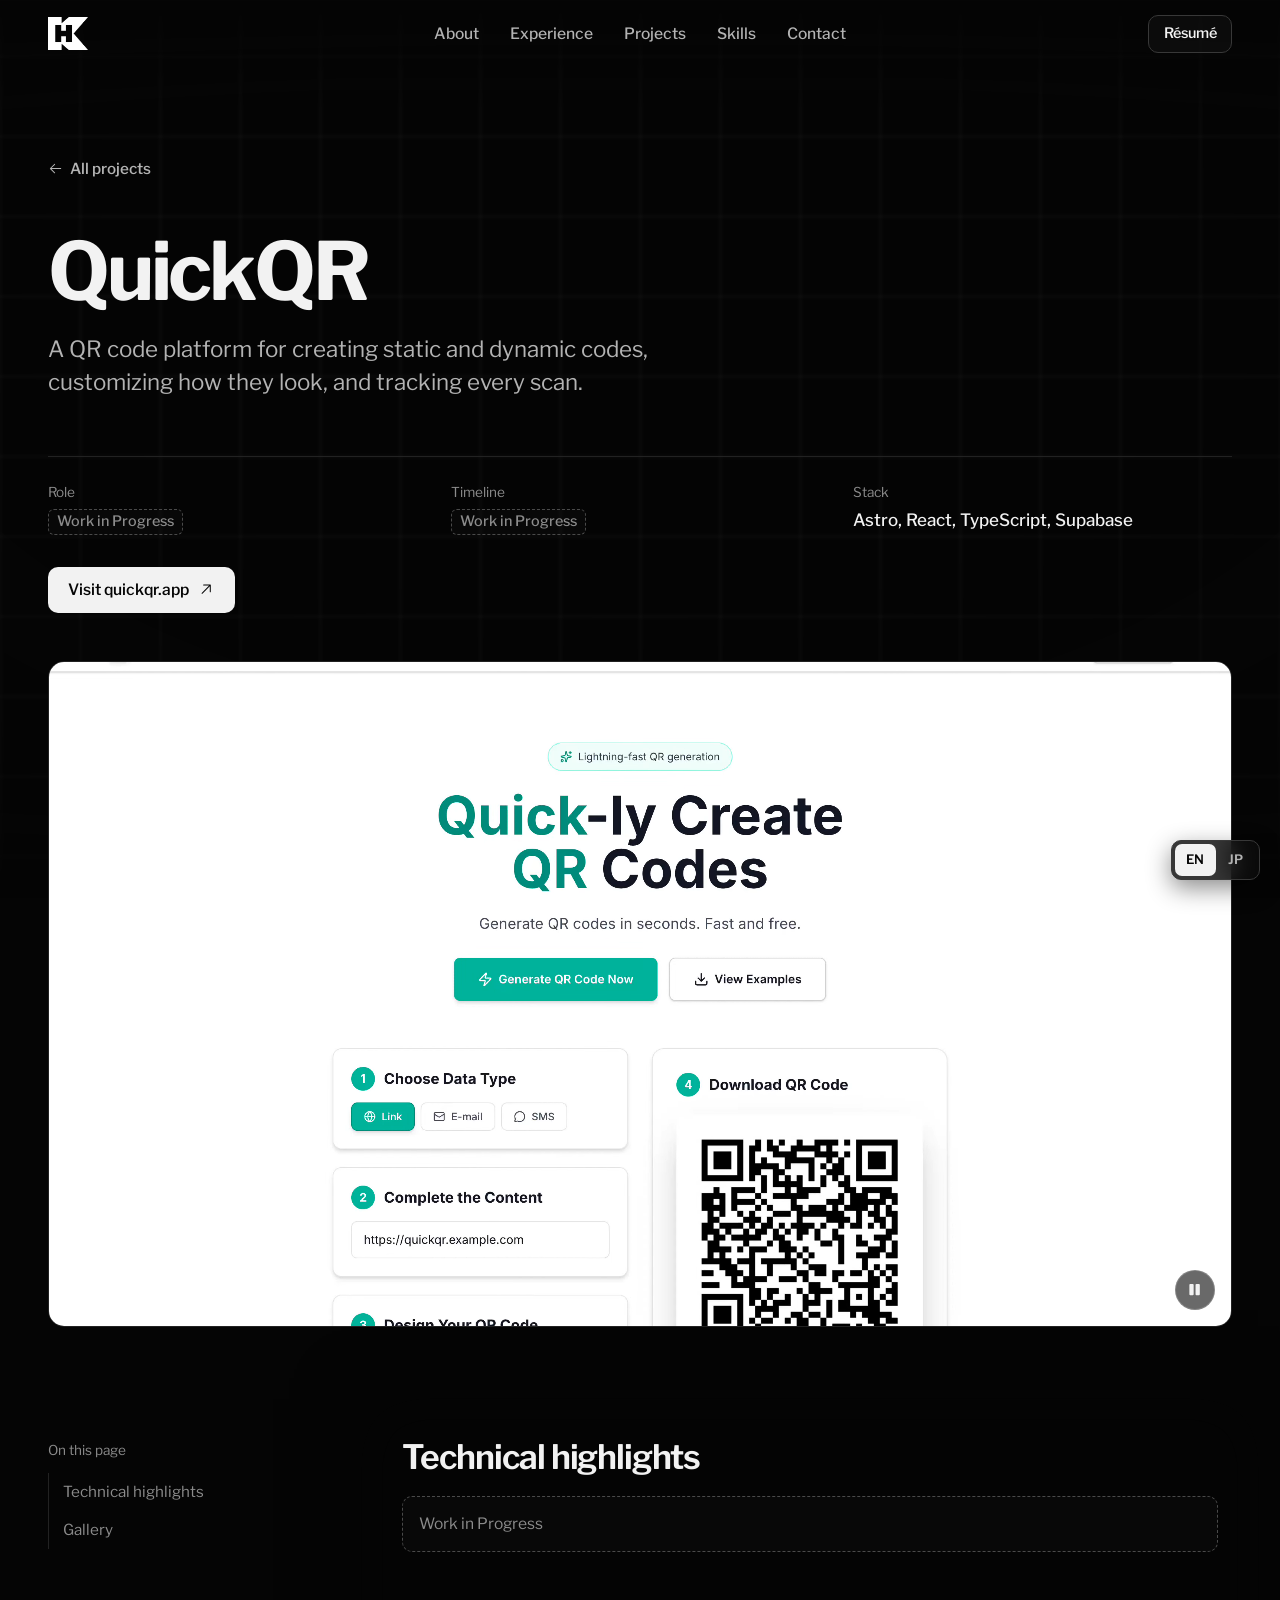
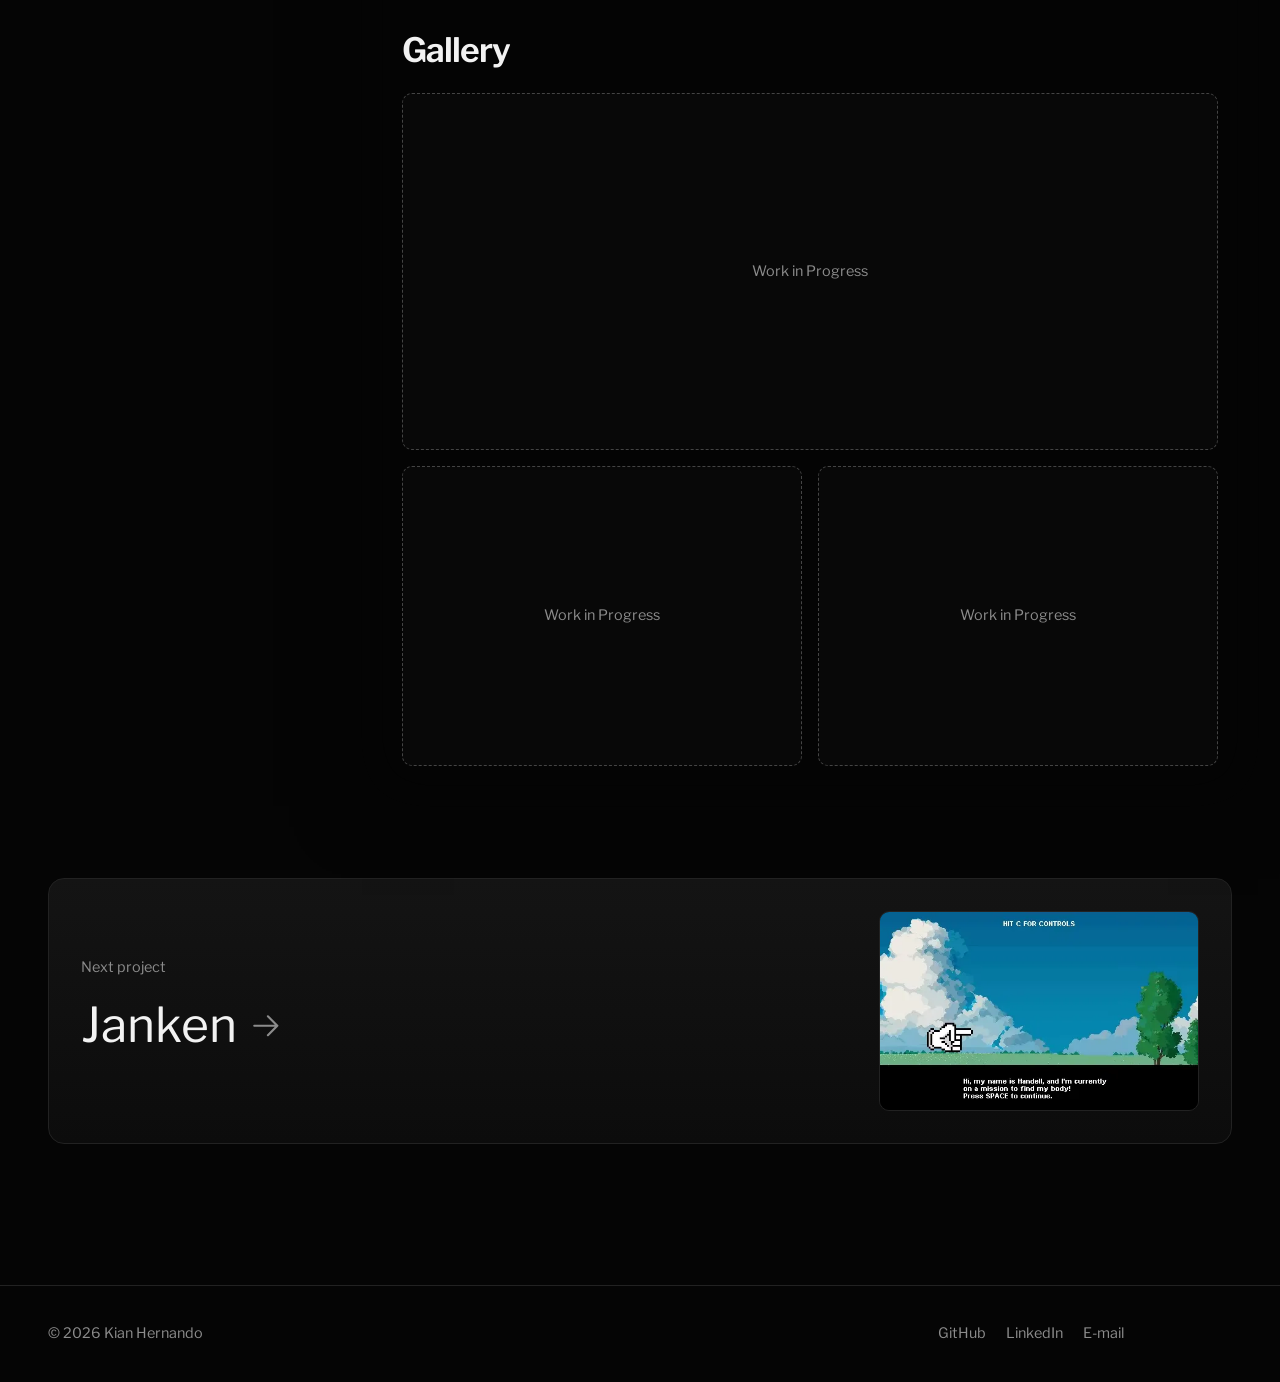
<file: projects/quickqr.html>
<!DOCTYPE html>
<html lang="en">
<head>
    <meta charset="UTF-8">
    <meta name="viewport" content="width=device-width, initial-scale=1.0">
    <title data-i18n="quickqr.title">QuickQR: Dynamic QR Code Generator | Kian Hernando</title>
    <meta name="description" content="QuickQR is a web app for creating static and dynamic QR codes, customizing their design, and tracking scan analytics. Built with Astro, React, and Supabase.">
    <meta name="author" content="Kian Hernando">
    <meta name="robots" content="index, follow, max-image-preview:large">
    <meta name="theme-color" content="#050505">
    <link rel="canonical" href="https://kianhernando.com/projects/quickqr.html">
    <meta property="og:type" content="article">
    <meta property="og:site_name" content="Kian Hernando">
    <meta property="og:locale" content="en_US">
    <meta property="og:title" content="QuickQR: Dynamic QR Code Generator | Kian Hernando">
    <meta property="og:description" content="QuickQR is a web app for creating static and dynamic QR codes, customizing their design, and tracking scan analytics. Built with Astro, React, and Supabase.">
    <meta property="og:url" content="https://kianhernando.com/projects/quickqr.html">
    <meta property="og:image" content="https://kianhernando.com/assets/og/quickqr.jpg">
    <meta property="og:image:type" content="image/jpeg">
    <meta property="og:image:width" content="1200">
    <meta property="og:image:height" content="630">
    <meta property="og:image:alt" content="QuickQR project by Kian Hernando">
    <meta name="twitter:card" content="summary_large_image">
    <meta name="twitter:title" content="QuickQR: Dynamic QR Code Generator | Kian Hernando">
    <meta name="twitter:description" content="QuickQR is a web app for creating static and dynamic QR codes, customizing their design, and tracking scan analytics. Built with Astro, React, and Supabase.">
    <meta name="twitter:image" content="https://kianhernando.com/assets/og/quickqr.jpg">
    <meta name="twitter:image:alt" content="QuickQR project by Kian Hernando">
    <link rel="icon" href="../assets/favicon.ico" sizes="any">
    <link rel="apple-touch-icon" href="../assets/apple-touch-icon.png">
    <link rel="preload" href="../assets/font.ttf" as="font" type="font/ttf" crossorigin>
    <link rel="stylesheet" href="../style.css">
    <script>
        document.documentElement.classList.add("js");
        try {
            if (localStorage.getItem("lang") === "ja") document.documentElement.lang = "ja";
        } catch (e) { }
    </script>
    <script type="application/ld+json">
    {
        "@context": "https://schema.org",
        "@graph": [
            {
                "@type": "CreativeWork",
                "@id": "https://kianhernando.com/projects/quickqr.html#project",
                "name": "QuickQR",
                "description": "QuickQR is a web app for creating static and dynamic QR codes, customizing their design, and tracking scan analytics. Built with Astro, React, and Supabase.",
                "url": "https://kianhernando.com/projects/quickqr.html",
                "image": "https://kianhernando.com/assets/og/quickqr.jpg",
                "keywords": "Astro, React, TypeScript, Supabase, QR codes",
                "author": {
                    "@type": "Person",
                    "name": "Kian Hernando",
                    "url": "https://kianhernando.com/"
                }
            },
            {
                "@type": "BreadcrumbList",
                "itemListElement": [
                    {
                        "@type": "ListItem",
                        "position": 1,
                        "name": "Home",
                        "item": "https://kianhernando.com/"
                    },
                    {
                        "@type": "ListItem",
                        "position": 2,
                        "name": "Projects",
                        "item": "https://kianhernando.com/#projects"
                    },
                    {
                        "@type": "ListItem",
                        "position": 3,
                        "name": "QuickQR",
                        "item": "https://kianhernando.com/projects/quickqr.html"
                    }
                ]
            }
        ]
    }
    </script>
</head>
<body class="case-page">
    <a class="skip-link" href="#main" data-i18n="skip">Skip to content</a>
    <svg xmlns="http://www.w3.org/2000/svg" style="display:none" aria-hidden="true">
    <symbol id="i-arrow-right" viewBox="0 0 256 256"><path d="M221.66,133.66l-72,72a8,8,0,0,1-11.32-11.32L196.69,136H40a8,8,0,0,1,0-16H196.69L138.34,61.66a8,8,0,0,1,11.32-11.32l72,72A8,8,0,0,1,221.66,133.66Z"/></symbol>
    <symbol id="i-arrow-up-right" viewBox="0 0 256 256"><path d="M200,64V168a8,8,0,0,1-16,0V83.31L69.66,197.66a8,8,0,0,1-11.32-11.32L172.69,72H88a8,8,0,0,1,0-16H192A8,8,0,0,1,200,64Z"/></symbol>
    <symbol id="i-arrow-left" viewBox="0 0 256 256"><path d="M224,128a8,8,0,0,1-8,8H59.31l58.35,58.34a8,8,0,0,1-11.32,11.32l-72-72a8,8,0,0,1,0-11.32l72-72a8,8,0,0,1,11.32,11.32L59.31,120H216A8,8,0,0,1,224,128Z"/></symbol>
    <symbol id="i-github" viewBox="0 0 256 256"><path d="M208.31,75.68A59.78,59.78,0,0,0,202.93,28,8,8,0,0,0,196,24a59.75,59.75,0,0,0-48,24H124A59.75,59.75,0,0,0,76,24a8,8,0,0,0-6.93,4,59.78,59.78,0,0,0-5.38,47.68A58.14,58.14,0,0,0,56,104v8a56.06,56.06,0,0,0,48.44,55.47A39.8,39.8,0,0,0,96,192v8H72a24,24,0,0,1-24-24A40,40,0,0,0,8,136a8,8,0,0,0,0,16,24,24,0,0,1,24,24,40,40,0,0,0,40,40H96v16a8,8,0,0,0,16,0V192a24,24,0,0,1,48,0v40a8,8,0,0,0,16,0V192a39.8,39.8,0,0,0-8.44-24.53A56.06,56.06,0,0,0,216,112v-8A58.14,58.14,0,0,0,208.31,75.68ZM200,112a40,40,0,0,1-40,40H112a40,40,0,0,1-40-40v-8a41.74,41.74,0,0,1,6.9-22.48A8,8,0,0,0,80,73.83a43.81,43.81,0,0,1,.79-33.58,43.88,43.88,0,0,1,32.32,20.06A8,8,0,0,0,119.82,64h32.35a8,8,0,0,0,6.74-3.69,43.87,43.87,0,0,1,32.32-20.06A43.81,43.81,0,0,1,192,73.83a8.09,8.09,0,0,0,1,7.65A41.72,41.72,0,0,1,200,104Z"/></symbol>
    <symbol id="i-linkedin" viewBox="0 0 256 256"><path d="M216,24H40A16,16,0,0,0,24,40V216a16,16,0,0,0,16,16H216a16,16,0,0,0,16-16V40A16,16,0,0,0,216,24Zm0,192H40V40H216V216ZM96,112v64a8,8,0,0,1-16,0V112a8,8,0,0,1,16,0Zm88,28v36a8,8,0,0,1-16,0V140a20,20,0,0,0-40,0v36a8,8,0,0,1-16,0V112a8,8,0,0,1,15.79-1.78A36,36,0,0,1,184,140ZM100,84A12,12,0,1,1,88,72,12,12,0,0,1,100,84Z"/></symbol>
    <symbol id="i-file" viewBox="0 0 256 256"><path d="M213.66,82.34l-56-56A8,8,0,0,0,152,24H56A16,16,0,0,0,40,40V216a16,16,0,0,0,16,16H200a16,16,0,0,0,16-16V88A8,8,0,0,0,213.66,82.34ZM160,51.31,188.69,80H160ZM200,216H56V40h88V88a8,8,0,0,0,8,8h48V216Zm-32-80a8,8,0,0,1-8,8H96a8,8,0,0,1,0-16h64A8,8,0,0,1,168,136Zm0,32a8,8,0,0,1-8,8H96a8,8,0,0,1,0-16h64A8,8,0,0,1,168,168Z"/></symbol>
    <symbol id="i-menu" viewBox="0 0 256 256"><path d="M224,128a8,8,0,0,1-8,8H40a8,8,0,0,1,0-16H216A8,8,0,0,1,224,128ZM40,72H216a8,8,0,0,0,0-16H40a8,8,0,0,0,0,16ZM216,184H40a8,8,0,0,0,0,16H216a8,8,0,0,0,0-16Z"/></symbol>
    <symbol id="i-close" viewBox="0 0 256 256"><path d="M205.66,194.34a8,8,0,0,1-11.32,11.32L128,139.31,61.66,205.66a8,8,0,0,1-11.32-11.32L116.69,128,50.34,61.66A8,8,0,0,1,61.66,50.34L128,116.69l66.34-66.35a8,8,0,0,1,11.32,11.32L139.31,128Z"/></symbol>
    <symbol id="i-play" viewBox="0 0 256 256"><path d="M240,128a15.74,15.74,0,0,1-7.6,13.51L88.32,229.65a16,16,0,0,1-16.2.3A15.86,15.86,0,0,1,64,216.13V39.87a15.86,15.86,0,0,1,8.12-13.82,16,16,0,0,1,16.2.3L232.4,114.49A15.74,15.74,0,0,1,240,128Z"/></symbol>
    <symbol id="i-pause" viewBox="0 0 256 256"><path d="M216,48V208a16,16,0,0,1-16,16H160a16,16,0,0,1-16-16V48a16,16,0,0,1,16-16h40A16,16,0,0,1,216,48ZM96,32H56A16,16,0,0,0,40,48V208a16,16,0,0,0,16,16H96a16,16,0,0,0,16-16V48A16,16,0,0,0,96,32Z"/></symbol>
</svg>
    <div class="grid-bg" aria-hidden="true"></div>
    <div class="scroll-sentinel" data-scroll-sentinel aria-hidden="true"></div>

    <header class="site-header" data-header>
        <nav class="nav container" aria-label="Primary" data-i18n-aria-label="nav.primary">
            <a class="nav-logo" href="../index.html" aria-label="Kian Hernando, home" data-i18n-aria-label="nav.home">
                <img src="../assets/logo.webp" alt="" width="40" height="35">
            </a>
            <ul class="nav-links">
                <li><a href="../index.html#about" data-i18n="nav.about">About</a></li>
                <li><a href="../index.html#experience" data-i18n="nav.experience">Experience</a></li>
                <li><a href="../index.html#projects" data-i18n="nav.projects">Projects</a></li>
                <li><a href="../index.html#skills" data-i18n="nav.skills">Skills</a></li>
                <li><a href="../index.html#contact" data-i18n="nav.contact">Contact</a></li>
            </ul>
            <div class="nav-actions">
                <a class="btn btn-ghost btn-sm" href="../assets/Kian%20Hernando.pdf" target="_blank" rel="noopener"><span data-i18n="resume">Résumé</span></a>
                <button class="nav-toggle" type="button" aria-expanded="false" aria-controls="mobile-menu" aria-label="Open menu">
                    <svg class="icon icon-menu icon-menu" aria-hidden="true"><use href="#i-menu"></use></svg>
                    <svg class="icon icon-close icon-close" aria-hidden="true"><use href="#i-close"></use></svg>
                </button>
            </div>
        </nav>
    </header>

    <div class="mobile-menu" id="mobile-menu">
        <nav class="mobile-menu-links" aria-label="Mobile" data-i18n-aria-label="nav.mobile">
            <a href="../index.html#about" style="--i: 0" data-i18n="nav.about">About</a>
            <a href="../index.html#experience" style="--i: 1" data-i18n="nav.experience">Experience</a>
            <a href="../index.html#projects" style="--i: 2" data-i18n="nav.projects">Projects</a>
            <a href="../index.html#skills" style="--i: 3" data-i18n="nav.skills">Skills</a>
            <a href="../index.html#contact" style="--i: 4" data-i18n="nav.contact">Contact</a>
        </nav>
        <div class="mobile-menu-footer">
            <a class="btn btn-primary" href="../assets/Kian%20Hernando.pdf" target="_blank" rel="noopener"><svg class="icon icon-file" aria-hidden="true"><use href="#i-file"></use></svg> <span data-i18n="resume">Résumé</span></a>
            <a class="btn btn-ghost" href="https://github.com/kianhernando" target="_blank" rel="noopener"><svg class="icon icon-github" aria-hidden="true"><use href="#i-github"></use></svg> GitHub</a>
            <a class="btn btn-ghost" href="https://www.linkedin.com/in/kian-hernando/" target="_blank" rel="noopener"><svg class="icon icon-linkedin" aria-hidden="true"><use href="#i-linkedin"></use></svg> LinkedIn</a>
        </div>
    </div>

    <main id="main">
        <header class="case-header container">
            <a class="text-link case-back" href="../index.html#projects"><svg class="icon icon-arrow-left" aria-hidden="true"><use href="#i-arrow-left"></use></svg> <span data-i18n="case.back">All projects</span></a>
            <h1 class="case-title">QuickQR</h1>
            <p class="case-lede" data-i18n="quickqr.lede">A QR code platform for creating static and dynamic codes, customizing how they look, and tracking every scan.</p>
            <dl class="case-meta">
                <div><dt data-i18n="case.role">Role</dt><dd><span class="todo" data-i18n="case.wip">Work in Progress</span></dd></div>
                <div><dt data-i18n="case.timeline">Timeline</dt><dd><span class="todo" data-i18n="case.wip">Work in Progress</span></dd></div>
                <div><dt data-i18n="case.stack">Stack</dt><dd>Astro, React, TypeScript, Supabase</dd></div>
            </dl>
            <div class="case-actions">
                    <a class="btn btn-primary" href="https://quickqr.app" target="_blank" rel="noopener"><span data-i18n="quickqr.visit">Visit quickqr.app</span> <svg class="icon icon-arrow-up-right" aria-hidden="true"><use href="#i-arrow-up-right"></use></svg></a>
            </div>
        </header>

        <div class="container">
            <div class="case-hero" style="view-transition-name: media-quickqr">
                <video data-autoplay data-hero-video muted loop playsinline preload="metadata" poster="../assets/posters/quickqr.webp" width="3184" height="1978" aria-label="Screen recording of QuickQR" data-i18n-aria-label="quickqr.video">
                    <source src="../assets/videos/quickqr.webm" type="video/webm">
                </video>
                <button class="media-toggle" type="button" data-media-toggle aria-label="Pause video">
                    <svg class="icon icon-pause icon-pause" aria-hidden="true"><use href="#i-pause"></use></svg><svg class="icon icon-play icon-play" aria-hidden="true"><use href="#i-play"></use></svg>
                </button>
            </div>
        </div>

        <div class="container case-body">
            <nav class="case-toc" aria-label="On this page" data-i18n-aria-label="case.toc.label">
                <p data-i18n="case.toc">On this page</p>
                    <a href="#highlights" data-i18n="case.highlights">Technical highlights</a>
                    <a href="#gallery" data-i18n="case.gallery">Gallery</a>
            </nav>
            <div class="case-content">
                <section class="case-section" id="highlights" aria-labelledby="highlights-title" data-reveal>
                    <h2 id="highlights-title" data-i18n="case.highlights">Technical highlights</h2>
                    <p class="todo" data-i18n="case.wip">Work in Progress</p>
                </section>

                <section class="case-section" id="gallery" aria-labelledby="gallery-title" data-reveal>
                    <h2 id="gallery-title" data-i18n="case.gallery">Gallery</h2>
                    <div class="gallery">
                        <figure class="wide">
                            <div class="media-slot"><span data-i18n="case.wip">Work in Progress</span></div>
                        </figure>
                        <figure>
                            <div class="media-slot"><span data-i18n="case.wip">Work in Progress</span></div>
                        </figure>
                        <figure>
                            <div class="media-slot"><span data-i18n="case.wip">Work in Progress</span></div>
                        </figure>
                    </div>
                </section>
            </div>
        </div>

        <div class="container case-next">
            <a class="next-link" href="janken.html">
                <div>
                    <p class="next-label" data-i18n="case.next">Next project</p>
                    <p class="next-title">Janken <svg class="icon icon-arrow-right" aria-hidden="true"><use href="#i-arrow-right"></use></svg></p>
                </div>
                <div class="project-media" style="view-transition-name: media-janken">
                    <img src="../assets/posters/janken.webp" alt="" width="574" height="322" loading="lazy">
                </div>
            </a>
        </div>
    </main>

    <footer class="site-footer">
        <div class="container footer-inner">
            <p>&copy; <span data-year>2026</span> Kian Hernando</p>
            <ul class="footer-links">
                <li><a href="https://github.com/kianhernando" target="_blank" rel="noopener">GitHub</a></li>
                <li><a href="https://www.linkedin.com/in/kian-hernando/" target="_blank" rel="noopener">LinkedIn</a></li>
                <li><a href="mailto:kianhernandowork@gmail.com" data-i18n="email">E-mail</a></li>
            </ul>
        </div>
    </footer>

    <button class="lang-switch" type="button" role="switch" aria-checked="false" aria-label="Japanese"
        data-i18n-aria-label="lang.switch" data-lang-switch>
        <span>EN</span>
        <span>JP</span>
    </button>

    <script src="../script.js"></script>
</body>
</html>
</file>
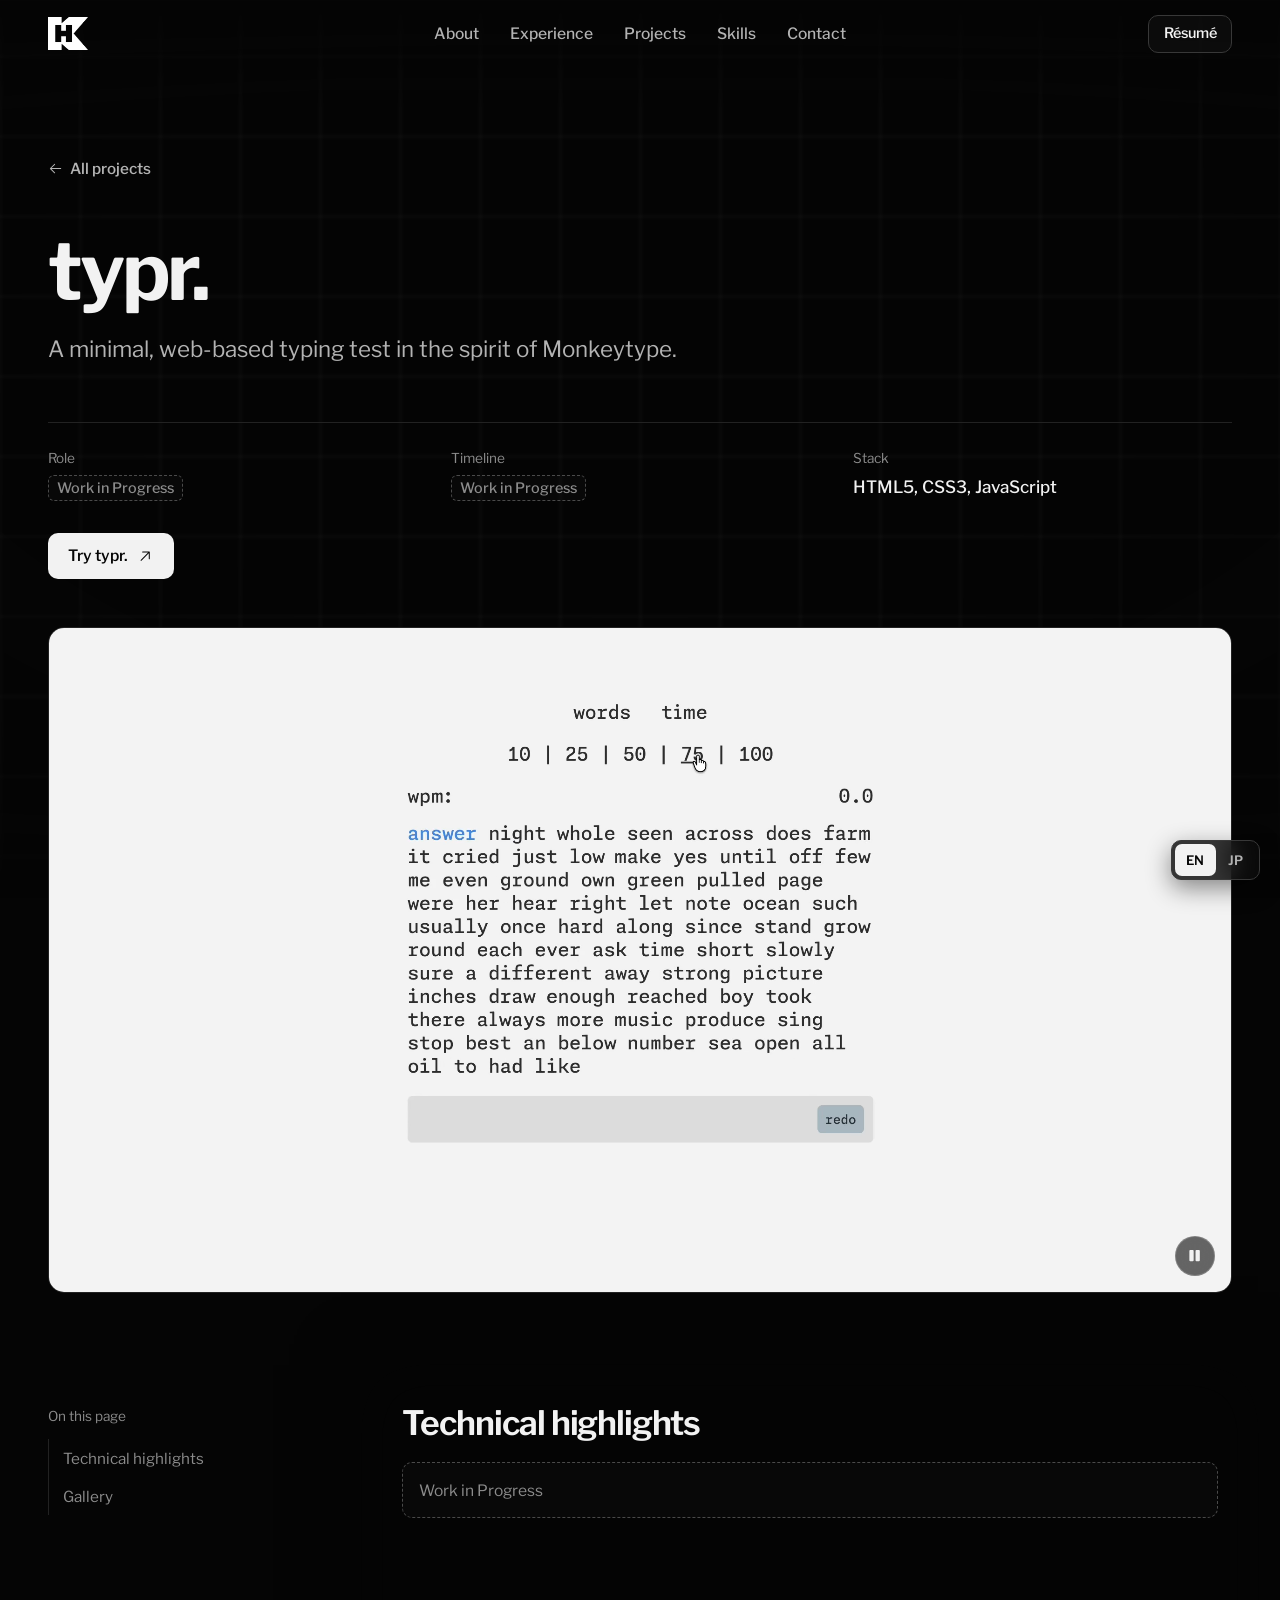
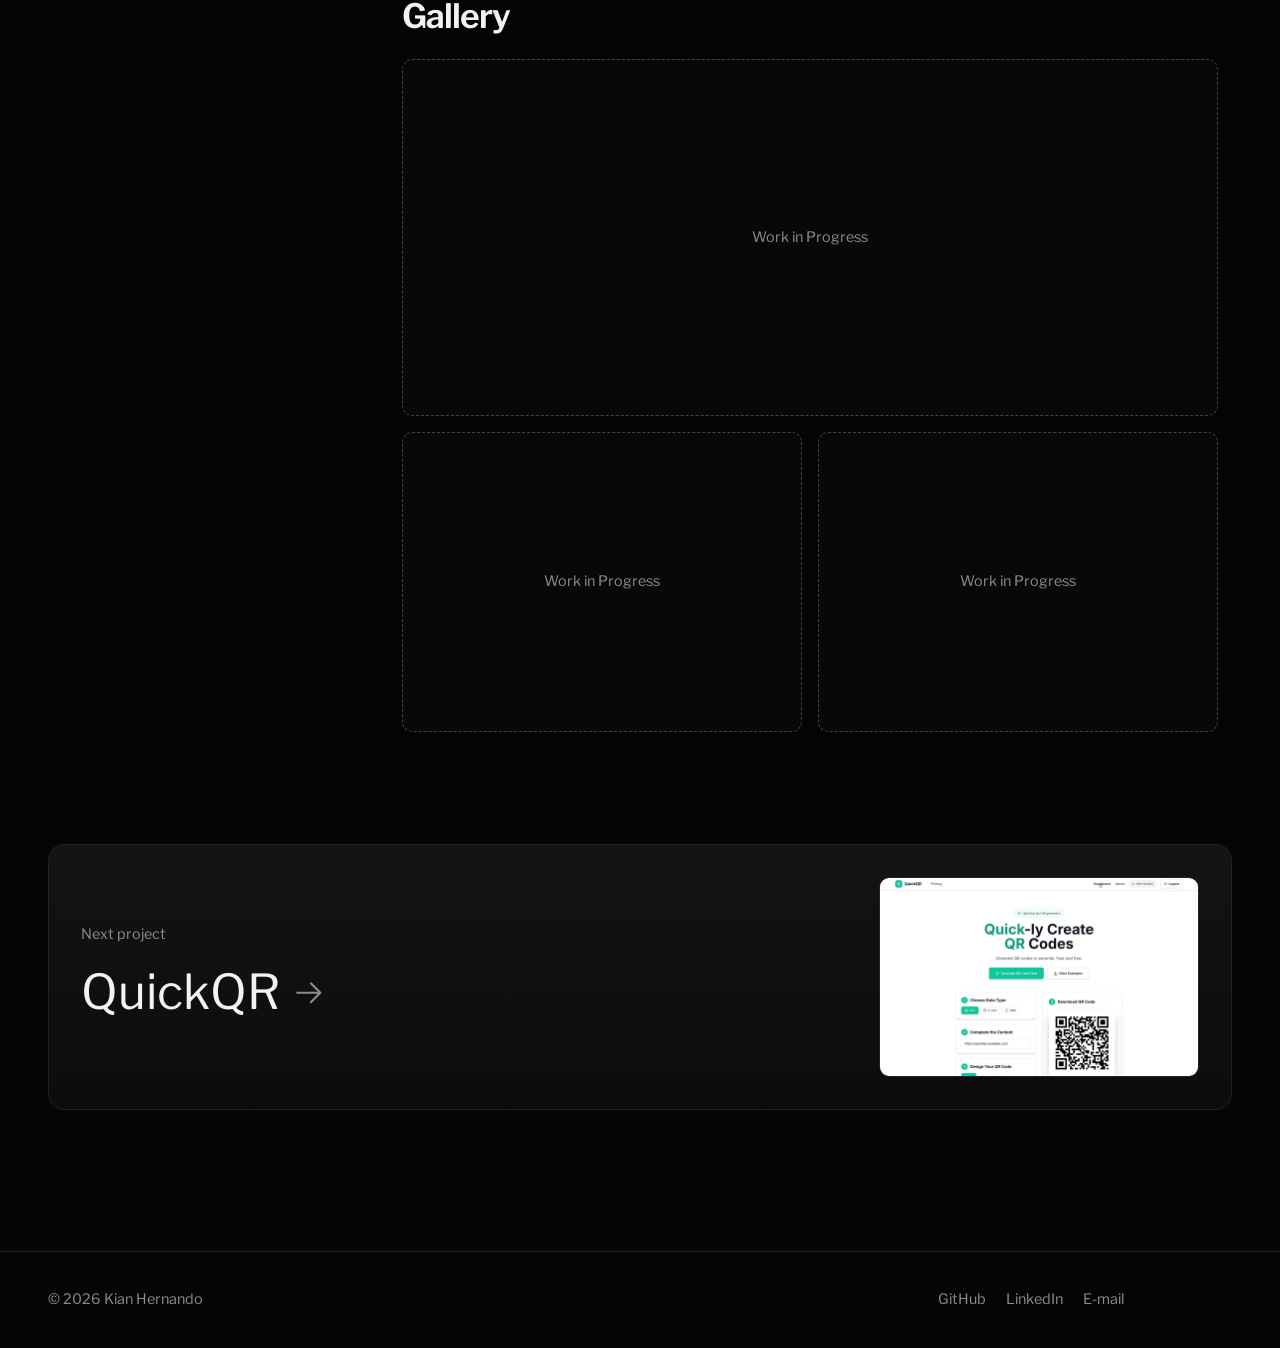
<file: projects/typr.html>
<!DOCTYPE html>
<html lang="en">
<head>
    <meta charset="UTF-8">
    <meta name="viewport" content="width=device-width, initial-scale=1.0">
    <title data-i18n="typr.title">typr.: A Minimal Typing Speed Test | Kian Hernando</title>
    <meta name="description" content="typr. is a minimal typing speed test with real-time accuracy tracking, adjustable word counts, and keyboard sounds. Built with HTML, CSS, and JavaScript.">
    <meta name="author" content="Kian Hernando">
    <meta name="robots" content="index, follow, max-image-preview:large">
    <meta name="theme-color" content="#050505">
    <link rel="canonical" href="https://kianhernando.com/projects/typr.html">
    <meta property="og:type" content="article">
    <meta property="og:site_name" content="Kian Hernando">
    <meta property="og:locale" content="en_US">
    <meta property="og:title" content="typr.: A Minimal Typing Speed Test | Kian Hernando">
    <meta property="og:description" content="typr. is a minimal typing speed test with real-time accuracy tracking, adjustable word counts, and keyboard sounds. Built with HTML, CSS, and JavaScript.">
    <meta property="og:url" content="https://kianhernando.com/projects/typr.html">
    <meta property="og:image" content="https://kianhernando.com/assets/og/typr.jpg">
    <meta property="og:image:type" content="image/jpeg">
    <meta property="og:image:width" content="1200">
    <meta property="og:image:height" content="630">
    <meta property="og:image:alt" content="typr. typing test by Kian Hernando">
    <meta name="twitter:card" content="summary_large_image">
    <meta name="twitter:title" content="typr.: A Minimal Typing Speed Test | Kian Hernando">
    <meta name="twitter:description" content="typr. is a minimal typing speed test with real-time accuracy tracking, adjustable word counts, and keyboard sounds. Built with HTML, CSS, and JavaScript.">
    <meta name="twitter:image" content="https://kianhernando.com/assets/og/typr.jpg">
    <meta name="twitter:image:alt" content="typr. typing test by Kian Hernando">
    <link rel="icon" href="../assets/favicon.ico" sizes="any">
    <link rel="apple-touch-icon" href="../assets/apple-touch-icon.png">
    <link rel="preload" href="../assets/font.ttf" as="font" type="font/ttf" crossorigin>
    <link rel="stylesheet" href="../style.css">
    <script>
        document.documentElement.classList.add("js");
        try {
            if (localStorage.getItem("lang") === "ja") document.documentElement.lang = "ja";
        } catch (e) { }
    </script>
    <script type="application/ld+json">
    {
        "@context": "https://schema.org",
        "@graph": [
            {
                "@type": "CreativeWork",
                "@id": "https://kianhernando.com/projects/typr.html#project",
                "name": "typr.",
                "description": "typr. is a minimal typing speed test with real-time accuracy tracking, adjustable word counts, and keyboard sounds. Built with HTML, CSS, and JavaScript.",
                "url": "https://kianhernando.com/projects/typr.html",
                "image": "https://kianhernando.com/assets/og/typr.jpg",
                "keywords": "HTML, CSS, JavaScript, typing test",
                "author": {
                    "@type": "Person",
                    "name": "Kian Hernando",
                    "url": "https://kianhernando.com/"
                }
            },
            {
                "@type": "BreadcrumbList",
                "itemListElement": [
                    {
                        "@type": "ListItem",
                        "position": 1,
                        "name": "Home",
                        "item": "https://kianhernando.com/"
                    },
                    {
                        "@type": "ListItem",
                        "position": 2,
                        "name": "Projects",
                        "item": "https://kianhernando.com/#projects"
                    },
                    {
                        "@type": "ListItem",
                        "position": 3,
                        "name": "typr.",
                        "item": "https://kianhernando.com/projects/typr.html"
                    }
                ]
            }
        ]
    }
    </script>
</head>
<body class="case-page">
    <a class="skip-link" href="#main" data-i18n="skip">Skip to content</a>
    <svg xmlns="http://www.w3.org/2000/svg" style="display:none" aria-hidden="true">
    <symbol id="i-arrow-right" viewBox="0 0 256 256"><path d="M221.66,133.66l-72,72a8,8,0,0,1-11.32-11.32L196.69,136H40a8,8,0,0,1,0-16H196.69L138.34,61.66a8,8,0,0,1,11.32-11.32l72,72A8,8,0,0,1,221.66,133.66Z"/></symbol>
    <symbol id="i-arrow-up-right" viewBox="0 0 256 256"><path d="M200,64V168a8,8,0,0,1-16,0V83.31L69.66,197.66a8,8,0,0,1-11.32-11.32L172.69,72H88a8,8,0,0,1,0-16H192A8,8,0,0,1,200,64Z"/></symbol>
    <symbol id="i-arrow-left" viewBox="0 0 256 256"><path d="M224,128a8,8,0,0,1-8,8H59.31l58.35,58.34a8,8,0,0,1-11.32,11.32l-72-72a8,8,0,0,1,0-11.32l72-72a8,8,0,0,1,11.32,11.32L59.31,120H216A8,8,0,0,1,224,128Z"/></symbol>
    <symbol id="i-github" viewBox="0 0 256 256"><path d="M208.31,75.68A59.78,59.78,0,0,0,202.93,28,8,8,0,0,0,196,24a59.75,59.75,0,0,0-48,24H124A59.75,59.75,0,0,0,76,24a8,8,0,0,0-6.93,4,59.78,59.78,0,0,0-5.38,47.68A58.14,58.14,0,0,0,56,104v8a56.06,56.06,0,0,0,48.44,55.47A39.8,39.8,0,0,0,96,192v8H72a24,24,0,0,1-24-24A40,40,0,0,0,8,136a8,8,0,0,0,0,16,24,24,0,0,1,24,24,40,40,0,0,0,40,40H96v16a8,8,0,0,0,16,0V192a24,24,0,0,1,48,0v40a8,8,0,0,0,16,0V192a39.8,39.8,0,0,0-8.44-24.53A56.06,56.06,0,0,0,216,112v-8A58.14,58.14,0,0,0,208.31,75.68ZM200,112a40,40,0,0,1-40,40H112a40,40,0,0,1-40-40v-8a41.74,41.74,0,0,1,6.9-22.48A8,8,0,0,0,80,73.83a43.81,43.81,0,0,1,.79-33.58,43.88,43.88,0,0,1,32.32,20.06A8,8,0,0,0,119.82,64h32.35a8,8,0,0,0,6.74-3.69,43.87,43.87,0,0,1,32.32-20.06A43.81,43.81,0,0,1,192,73.83a8.09,8.09,0,0,0,1,7.65A41.72,41.72,0,0,1,200,104Z"/></symbol>
    <symbol id="i-linkedin" viewBox="0 0 256 256"><path d="M216,24H40A16,16,0,0,0,24,40V216a16,16,0,0,0,16,16H216a16,16,0,0,0,16-16V40A16,16,0,0,0,216,24Zm0,192H40V40H216V216ZM96,112v64a8,8,0,0,1-16,0V112a8,8,0,0,1,16,0Zm88,28v36a8,8,0,0,1-16,0V140a20,20,0,0,0-40,0v36a8,8,0,0,1-16,0V112a8,8,0,0,1,15.79-1.78A36,36,0,0,1,184,140ZM100,84A12,12,0,1,1,88,72,12,12,0,0,1,100,84Z"/></symbol>
    <symbol id="i-file" viewBox="0 0 256 256"><path d="M213.66,82.34l-56-56A8,8,0,0,0,152,24H56A16,16,0,0,0,40,40V216a16,16,0,0,0,16,16H200a16,16,0,0,0,16-16V88A8,8,0,0,0,213.66,82.34ZM160,51.31,188.69,80H160ZM200,216H56V40h88V88a8,8,0,0,0,8,8h48V216Zm-32-80a8,8,0,0,1-8,8H96a8,8,0,0,1,0-16h64A8,8,0,0,1,168,136Zm0,32a8,8,0,0,1-8,8H96a8,8,0,0,1,0-16h64A8,8,0,0,1,168,168Z"/></symbol>
    <symbol id="i-menu" viewBox="0 0 256 256"><path d="M224,128a8,8,0,0,1-8,8H40a8,8,0,0,1,0-16H216A8,8,0,0,1,224,128ZM40,72H216a8,8,0,0,0,0-16H40a8,8,0,0,0,0,16ZM216,184H40a8,8,0,0,0,0,16H216a8,8,0,0,0,0-16Z"/></symbol>
    <symbol id="i-close" viewBox="0 0 256 256"><path d="M205.66,194.34a8,8,0,0,1-11.32,11.32L128,139.31,61.66,205.66a8,8,0,0,1-11.32-11.32L116.69,128,50.34,61.66A8,8,0,0,1,61.66,50.34L128,116.69l66.34-66.35a8,8,0,0,1,11.32,11.32L139.31,128Z"/></symbol>
    <symbol id="i-play" viewBox="0 0 256 256"><path d="M240,128a15.74,15.74,0,0,1-7.6,13.51L88.32,229.65a16,16,0,0,1-16.2.3A15.86,15.86,0,0,1,64,216.13V39.87a15.86,15.86,0,0,1,8.12-13.82,16,16,0,0,1,16.2.3L232.4,114.49A15.74,15.74,0,0,1,240,128Z"/></symbol>
    <symbol id="i-pause" viewBox="0 0 256 256"><path d="M216,48V208a16,16,0,0,1-16,16H160a16,16,0,0,1-16-16V48a16,16,0,0,1,16-16h40A16,16,0,0,1,216,48ZM96,32H56A16,16,0,0,0,40,48V208a16,16,0,0,0,16,16H96a16,16,0,0,0,16-16V48A16,16,0,0,0,96,32Z"/></symbol>
</svg>
    <div class="grid-bg" aria-hidden="true"></div>
    <div class="scroll-sentinel" data-scroll-sentinel aria-hidden="true"></div>

    <header class="site-header" data-header>
        <nav class="nav container" aria-label="Primary" data-i18n-aria-label="nav.primary">
            <a class="nav-logo" href="../index.html" aria-label="Kian Hernando, home" data-i18n-aria-label="nav.home">
                <img src="../assets/logo.webp" alt="" width="40" height="35">
            </a>
            <ul class="nav-links">
                <li><a href="../index.html#about" data-i18n="nav.about">About</a></li>
                <li><a href="../index.html#experience" data-i18n="nav.experience">Experience</a></li>
                <li><a href="../index.html#projects" data-i18n="nav.projects">Projects</a></li>
                <li><a href="../index.html#skills" data-i18n="nav.skills">Skills</a></li>
                <li><a href="../index.html#contact" data-i18n="nav.contact">Contact</a></li>
            </ul>
            <div class="nav-actions">
                <a class="btn btn-ghost btn-sm" href="../assets/Kian%20Hernando.pdf" target="_blank" rel="noopener"><span data-i18n="resume">Résumé</span></a>
                <button class="nav-toggle" type="button" aria-expanded="false" aria-controls="mobile-menu" aria-label="Open menu">
                    <svg class="icon icon-menu icon-menu" aria-hidden="true"><use href="#i-menu"></use></svg>
                    <svg class="icon icon-close icon-close" aria-hidden="true"><use href="#i-close"></use></svg>
                </button>
            </div>
        </nav>
    </header>

    <div class="mobile-menu" id="mobile-menu">
        <nav class="mobile-menu-links" aria-label="Mobile" data-i18n-aria-label="nav.mobile">
            <a href="../index.html#about" style="--i: 0" data-i18n="nav.about">About</a>
            <a href="../index.html#experience" style="--i: 1" data-i18n="nav.experience">Experience</a>
            <a href="../index.html#projects" style="--i: 2" data-i18n="nav.projects">Projects</a>
            <a href="../index.html#skills" style="--i: 3" data-i18n="nav.skills">Skills</a>
            <a href="../index.html#contact" style="--i: 4" data-i18n="nav.contact">Contact</a>
        </nav>
        <div class="mobile-menu-footer">
            <a class="btn btn-primary" href="../assets/Kian%20Hernando.pdf" target="_blank" rel="noopener"><svg class="icon icon-file" aria-hidden="true"><use href="#i-file"></use></svg> <span data-i18n="resume">Résumé</span></a>
            <a class="btn btn-ghost" href="https://github.com/kianhernando" target="_blank" rel="noopener"><svg class="icon icon-github" aria-hidden="true"><use href="#i-github"></use></svg> GitHub</a>
            <a class="btn btn-ghost" href="https://www.linkedin.com/in/kian-hernando/" target="_blank" rel="noopener"><svg class="icon icon-linkedin" aria-hidden="true"><use href="#i-linkedin"></use></svg> LinkedIn</a>
        </div>
    </div>

    <main id="main">
        <header class="case-header container">
            <a class="text-link case-back" href="../index.html#projects"><svg class="icon icon-arrow-left" aria-hidden="true"><use href="#i-arrow-left"></use></svg> <span data-i18n="case.back">All projects</span></a>
            <h1 class="case-title">typr.</h1>
            <p class="case-lede" data-i18n="typr.lede">A minimal, web-based typing test in the spirit of Monkeytype.</p>
            <dl class="case-meta">
                <div><dt data-i18n="case.role">Role</dt><dd><span class="todo" data-i18n="case.wip">Work in Progress</span></dd></div>
                <div><dt data-i18n="case.timeline">Timeline</dt><dd><span class="todo" data-i18n="case.wip">Work in Progress</span></dd></div>
                <div><dt data-i18n="case.stack">Stack</dt><dd>HTML5, CSS3, JavaScript</dd></div>
            </dl>
            <div class="case-actions">
                    <a class="btn btn-primary" href="https://kianhernando.com/typr" target="_blank" rel="noopener"><span data-i18n="typr.try">Try typr.</span> <svg class="icon icon-arrow-up-right" aria-hidden="true"><use href="#i-arrow-up-right"></use></svg></a>
            </div>
        </header>

        <div class="container">
            <div class="case-hero" style="view-transition-name: media-typr">
                <video data-autoplay data-hero-video muted loop playsinline preload="metadata" poster="../assets/posters/typr.webp" width="2538" height="1428" aria-label="Screen recording of typr." data-i18n-aria-label="typr.video">
                    <source src="../assets/videos/typr.webm" type="video/webm">
                </video>
                <button class="media-toggle" type="button" data-media-toggle aria-label="Pause video">
                    <svg class="icon icon-pause icon-pause" aria-hidden="true"><use href="#i-pause"></use></svg><svg class="icon icon-play icon-play" aria-hidden="true"><use href="#i-play"></use></svg>
                </button>
            </div>
        </div>

        <div class="container case-body">
            <nav class="case-toc" aria-label="On this page" data-i18n-aria-label="case.toc.label">
                <p data-i18n="case.toc">On this page</p>
                    <a href="#highlights" data-i18n="case.highlights">Technical highlights</a>
                    <a href="#gallery" data-i18n="case.gallery">Gallery</a>
            </nav>
            <div class="case-content">
                <section class="case-section" id="highlights" aria-labelledby="highlights-title" data-reveal>
                    <h2 id="highlights-title" data-i18n="case.highlights">Technical highlights</h2>
                    <p class="todo" data-i18n="case.wip">Work in Progress</p>
                </section>

                <section class="case-section" id="gallery" aria-labelledby="gallery-title" data-reveal>
                    <h2 id="gallery-title" data-i18n="case.gallery">Gallery</h2>
                    <div class="gallery">
                        <figure class="wide">
                            <div class="media-slot"><span data-i18n="case.wip">Work in Progress</span></div>
                        </figure>
                        <figure>
                            <div class="media-slot"><span data-i18n="case.wip">Work in Progress</span></div>
                        </figure>
                        <figure>
                            <div class="media-slot"><span data-i18n="case.wip">Work in Progress</span></div>
                        </figure>
                    </div>
                    <!-- Replace each .media-slot with:
                    <img src="../assets/projects/typr/screen-1.webp" alt="Describe what the screenshot shows" width="1600" height="1000" loading="lazy">
                    <figcaption>One short, factual caption.</figcaption>
                    -->
                </section>
            </div>
        </div>

        <div class="container case-next">
            <a class="next-link" href="quickqr.html">
                <div>
                    <p class="next-label" data-i18n="case.next">Next project</p>
                    <p class="next-title">QuickQR <svg class="icon icon-arrow-right" aria-hidden="true"><use href="#i-arrow-right"></use></svg></p>
                </div>
                <div class="project-media" style="view-transition-name: media-quickqr">
                    <img src="../assets/posters/quickqr.webp" alt="" width="3184" height="1978" loading="lazy">
                </div>
            </a>
        </div>
    </main>

    <footer class="site-footer">
        <div class="container footer-inner">
            <p>&copy; <span data-year>2026</span> Kian Hernando</p>
            <ul class="footer-links">
                <li><a href="https://github.com/kianhernando" target="_blank" rel="noopener">GitHub</a></li>
                <li><a href="https://www.linkedin.com/in/kian-hernando/" target="_blank" rel="noopener">LinkedIn</a></li>
                <li><a href="mailto:kianhernandowork@gmail.com" data-i18n="email">E-mail</a></li>
            </ul>
        </div>
    </footer>

    <button class="lang-switch" type="button" role="switch" aria-checked="false" aria-label="Japanese"
        data-i18n-aria-label="lang.switch" data-lang-switch>
        <span>EN</span>
        <span>JP</span>
    </button>

    <script src="../script.js"></script>
</body>
</html>
</file>
<file: style.css>
@font-face {
    font-family: "Libre Franklin";
    src: url("./assets/font.ttf") format("truetype");
    font-weight: 100 900;
    font-display: swap;
}

@view-transition {
    navigation: auto;
}

:root {
    --bg: #050505;
    --bg-raise: #0c0c0c;
    --surface: #111111;
    --surface-hover: #161616;
    --line: #222222;
    --line-strong: #383838;
    --text: #f2f2f2;
    --text-2: #b3b3b3;
    --text-3: #8c8c8c;

    --grid-gap: 5rem;
    --grid-line: rgba(255, 255, 255, 0.13);
    --grid-fade: 7rem;

    --ease-out: cubic-bezier(0.16, 1, 0.3, 1);
    --ease-in-out: cubic-bezier(0.65, 0, 0.35, 1);

    --radius-card: 16px;
    --radius-media: 10px;
    --radius-btn: 10px;

    --max: 1200px;
    --gutter: clamp(1rem, 4vw, 3rem);
    --nav-h: 68px;
    --section-space: clamp(5rem, 11vw, 9.5rem);
    --footer-pad: 1.75rem;
    --lang-switch-h: 40px;

    color-scheme: dark;
}

*,
*::before,
*::after {
    box-sizing: border-box;
}

html {
    -webkit-text-size-adjust: 100%;
    scroll-behavior: smooth;
    scroll-padding-top: calc(var(--nav-h) + 1.5rem);
    scrollbar-color: #333 var(--bg);
    background: var(--bg);
}

body {
    margin: 0;
    min-height: 100dvh;
    color: var(--text);
    font-family: "Libre Franklin", system-ui, sans-serif;
    font-size: 1.0625rem;
    line-height: 1.65;
    -webkit-font-smoothing: antialiased;
    -moz-osx-font-smoothing: grayscale;
    text-rendering: optimizeLegibility;
    overflow-x: clip;
}

body.menu-open {
    overflow: hidden;
}

::selection {
    background: var(--text);
    color: var(--bg);
}

::-webkit-scrollbar {
    width: 10px;
}

::-webkit-scrollbar-track {
    background: var(--bg);
}

::-webkit-scrollbar-thumb {
    background: #2c2c2c;
    border: 2px solid var(--bg);
    border-radius: 999px;
}

::-webkit-scrollbar-thumb:hover {
    background: #444;
}

:focus-visible {
    outline: 2px solid var(--text);
    outline-offset: 3px;
    border-radius: 4px;
}

img,
video,
svg {
    display: block;
    max-width: 100%;
}

a {
    color: inherit;
    text-underline-offset: 0.2em;
    text-decoration-thickness: 1px;
}

h1,
h2,
h3,
h4,
p {
    margin: 0;
}

h1,
h2,
h3 {
    text-wrap: balance;
    font-weight: 650;
    letter-spacing: -0.025em;
    line-height: 1.1;
}

p {
    text-wrap: pretty;
}

ul {
    margin: 0;
    padding: 0;
    list-style: none;
}

.icon {
    width: 1em;
    height: 1em;
    flex-shrink: 0;
    fill: currentColor;
}

.sr-only {
    position: absolute;
    width: 1px;
    height: 1px;
    padding: 0;
    margin: -1px;
    overflow: hidden;
    clip: rect(0 0 0 0);
    white-space: nowrap;
    border: 0;
}

.skip-link {
    position: absolute;
    top: 0.75rem;
    left: 0.75rem;
    z-index: 100;
    padding: 0.6rem 1rem;
    border-radius: var(--radius-btn);
    background: var(--text);
    color: var(--bg);
    font-weight: 600;
    text-decoration: none;
    transform: translateY(-200%);
    transition: transform 0.2s var(--ease-out);
}

.skip-link:focus-visible {
    transform: none;
}

.container {
    width: 100%;
    max-width: calc(var(--max) + var(--gutter) * 2);
    margin-inline: auto;
    padding-inline: var(--gutter);
}

.scroll-sentinel {
    position: absolute;
    top: 0;
    left: 0;
    width: 1px;
    height: 24px;
    pointer-events: none;
}

.grid-bg {
    position: fixed;
    inset: 0;
    z-index: -1;
    pointer-events: none;
    background-color: var(--bg);
    background-image:
        linear-gradient(to right, var(--grid-line) 1px, transparent 1px),
        linear-gradient(to bottom, var(--grid-line) 1px, transparent 1px);
    background-size: var(--grid-gap) var(--grid-gap);
    background-position: calc(50% + var(--grid-gap) / 2) 0;
    --bleed: 0px;
    --mask:
        radial-gradient(ellipse 110% 85% at 50% 35%, #000 35%, rgba(0, 0, 0, 0.25) 100%),
        linear-gradient(
            to bottom,
            transparent var(--bleed),
            #000 calc(var(--bleed) + var(--grid-fade)),
            #000 calc(100% - var(--bleed) - var(--grid-fade)),
            transparent calc(100% - var(--bleed))
        );
    -webkit-mask-image: var(--mask);
    -webkit-mask-composite: source-in;
    mask-image: var(--mask);
    mask-composite: intersect;
}

.case-page .grid-bg {
    --bleed: 24px;
    inset: -24px;
    filter: blur(1.5px);
    opacity: 0.5;
}

.btn {
    display: inline-flex;
    align-items: center;
    justify-content: center;
    gap: 0.55rem;
    min-height: 46px;
    padding: 0 1.2rem;
    border: 1px solid transparent;
    border-radius: var(--radius-btn);
    font: inherit;
    font-size: 0.975rem;
    font-weight: 550;
    line-height: 1;
    white-space: nowrap;
    text-decoration: none;
    cursor: pointer;
    transition:
        background-color 0.2s ease,
        border-color 0.2s ease,
        color 0.2s ease,
        transform 0.25s var(--ease-out);
}

.btn .icon {
    font-size: 1.05em;
    transition: transform 0.35s var(--ease-out);
}

.btn:active {
    transform: translateY(1px) scale(0.98);
    transition-duration: 0.1s;
}

.btn-primary {
    background: var(--text);
    color: var(--bg);
}

.btn-ghost {
    background: rgba(255, 255, 255, 0.03);
    border-color: var(--line-strong);
    color: var(--text);
}

.btn-sm {
    min-height: 38px;
    padding: 0 0.9rem;
    font-size: 0.9rem;
}

@media (hover: hover) {
    .btn-primary:hover {
        background: #ffffff;
        transform: translateY(-1px);
    }

    .btn-ghost:hover {
        background: rgba(255, 255, 255, 0.07);
        border-color: #555;
        transform: translateY(-1px);
    }

    .btn:hover .icon-arrow-right {
        transform: translateX(3px);
    }

    .btn:hover .icon-arrow-down {
        transform: translateY(3px);
    }

    .btn:hover .icon-arrow-up-right {
        transform: translate(2px, -2px);
    }
}

.text-link {
    display: inline-flex;
    align-items: center;
    gap: 0.45rem;
    color: var(--text);
    font-weight: 550;
    text-decoration: none;
    background: linear-gradient(currentColor, currentColor) 0 100% / 0 1px no-repeat;
    padding-bottom: 2px;
    transition: background-size 0.4s var(--ease-out);
}

.text-link .icon {
    transition: transform 0.35s var(--ease-out);
}

@media (hover: hover) {
    .text-link:hover {
        background-size: 100% 1px;
    }

    .text-link:hover .icon-arrow-up-right {
        transform: translate(2px, -2px);
    }

    .text-link:hover .icon-arrow-left {
        transform: translateX(-3px);
    }
}

.site-header {
    position: fixed;
    inset: 0 0 auto;
    z-index: 50;
    height: var(--nav-h);
    border-bottom: 1px solid transparent;
    transition:
        background-color 0.35s ease,
        border-color 0.35s ease,
        backdrop-filter 0.35s ease;
    view-transition-name: site-header;
}

.site-header.is-scrolled,
body.menu-open .site-header {
    background: rgba(5, 5, 5, 0.78);
    border-bottom-color: var(--line);
    -webkit-backdrop-filter: blur(14px) saturate(140%);
    backdrop-filter: blur(14px) saturate(140%);
}

.nav {
    display: grid;
    grid-template-columns: minmax(0, 1fr) auto minmax(0, 1fr);
    align-items: center;
    height: 100%;
}

.nav-logo {
    justify-self: start;
    display: inline-flex;
}

.nav-logo img {
    width: 40px;
    height: auto;
    transition: transform 0.4s var(--ease-out);
}

@media (hover: hover) {
    .nav-logo:hover img {
        transform: rotate(-6deg) scale(1.04);
    }
}

.nav-links {
    display: flex;
    gap: 0.25rem;
}

.nav-links a {
    position: relative;
    display: block;
    padding: 0.5rem 0.85rem;
    color: var(--text-2);
    font-size: 0.975rem;
    font-weight: 500;
    text-decoration: none;
    transition: color 0.2s ease;
}

.nav-links a::after {
    content: "";
    position: absolute;
    left: 0.85rem;
    right: 0.85rem;
    bottom: 0.3rem;
    height: 1px;
    background: currentColor;
    transform: scaleX(0);
    transform-origin: right;
    transition: transform 0.45s var(--ease-out);
}

.nav-links a:hover,
.nav-links a[aria-current="true"] {
    color: var(--text);
}

.nav-links a:hover::after,
.nav-links a[aria-current="true"]::after {
    transform: scaleX(1);
    transform-origin: left;
}

.nav-actions {
    justify-self: end;
    display: flex;
    align-items: center;
    gap: 0.5rem;
}

.lang-switch {
    position: sticky;
    bottom: calc(1.25rem + env(safe-area-inset-bottom));
    z-index: 50;
    display: grid;
    grid-template-columns: 1fr 1fr;
    align-items: center;
    width: max-content;
    height: var(--lang-switch-h);
    margin: calc(-1 * (var(--lang-switch-h) + var(--footer-pad))) max(var(--gutter), (100% - var(--max)) / 2)
        var(--footer-pad) auto;
    padding: 3px;
    border: 1px solid var(--line-strong);
    border-radius: var(--radius-btn);
    background: rgba(12, 12, 12, 0.82);
    -webkit-backdrop-filter: blur(14px) saturate(140%);
    backdrop-filter: blur(14px) saturate(140%);
    box-shadow: 0 8px 24px rgba(0, 0, 0, 0.45);
    color: var(--text-2);
    font: inherit;
    font-size: 0.8125rem;
    font-weight: 600;
    line-height: 1;
    white-space: nowrap;
    cursor: pointer;
    translate: max(0px, max(var(--gutter), (100vw - var(--max)) / 2) - 1.25rem) 0;
    transition:
        background-color 0.2s ease,
        border-color 0.2s ease,
        box-shadow 0.5s ease,
        translate 0.7s var(--ease-out);
    view-transition-name: lang-switch;
}

.lang-switch.is-docked {
    box-shadow: none;
    translate: 0 0;
}

html:not(.js) .lang-switch {
    display: none;
}

.lang-switch::before {
    content: "";
    position: absolute;
    inset: 3px 50% 3px 3px;
    border-radius: 7px;
    background: var(--text);
    transition: transform 0.45s var(--ease-out);
}

.lang-switch span {
    position: relative;
    padding: 0 0.7rem;
    transition: color 0.25s ease;
}

html:not([lang="ja"]) .lang-switch span:first-child,
html[lang="ja"] .lang-switch span:last-child {
    color: var(--bg);
}

html[lang="ja"] .lang-switch::before {
    transform: translateX(100%);
}

@media (hover: hover) {
    .lang-switch:hover {
        background: rgba(28, 28, 28, 0.9);
        border-color: #555;
    }
}

.nav-toggle {
    display: none;
    width: 42px;
    height: 42px;
    align-items: center;
    justify-content: center;
    border: 1px solid var(--line-strong);
    border-radius: var(--radius-btn);
    background: rgba(255, 255, 255, 0.03);
    color: var(--text);
    font-size: 1.25rem;
    cursor: pointer;
}

.nav-toggle .icon-close {
    display: none;
}

.nav-toggle[aria-expanded="true"] .icon-menu {
    display: none;
}

.nav-toggle[aria-expanded="true"] .icon-close {
    display: block;
}

.mobile-menu {
    position: fixed;
    inset: var(--nav-h) 0 0;
    z-index: 49;
    display: flex;
    flex-direction: column;
    justify-content: space-between;
    padding: 2rem var(--gutter) calc(2rem + env(safe-area-inset-bottom));
    background: rgba(5, 5, 5, 0.94);
    -webkit-backdrop-filter: blur(18px);
    backdrop-filter: blur(18px);
    visibility: hidden;
    opacity: 0;
    transition:
        opacity 0.3s ease,
        visibility 0s linear 0.3s;
}

.mobile-menu.is-open {
    visibility: visible;
    opacity: 1;
    transition: opacity 0.3s ease;
}

.mobile-menu-links a {
    display: block;
    padding: 0.35rem 0;
    font-size: clamp(2rem, 9vw, 2.75rem);
    font-weight: 600;
    letter-spacing: -0.03em;
    text-decoration: none;
    opacity: 0;
    transform: translateY(16px);
    transition:
        opacity 0.5s var(--ease-out),
        transform 0.6s var(--ease-out);
    transition-delay: calc(var(--i, 0) * 50ms + 60ms);
}

.mobile-menu.is-open .mobile-menu-links a {
    opacity: 1;
    transform: none;
}

.mobile-menu-footer {
    display: flex;
    flex-wrap: wrap;
    gap: 0.75rem;
}

.hero {
    position: relative;
    display: grid;
    place-items: center;
    min-height: 100dvh;
    padding: calc(var(--nav-h) + 2rem) var(--gutter) 4rem;
    text-align: center;
    isolation: isolate;
}

.hero-glow {
    position: absolute;
    inset: 0;
    z-index: -1;
    overflow: hidden;
    pointer-events: none;
    -webkit-mask-image: linear-gradient(to bottom, transparent, #000 24%, #000 50%, transparent);
    mask-image: linear-gradient(to bottom, transparent, #000 24%, #000 50%, transparent);
}

.hero-glow span {
    position: absolute;
    translate: -50% -50%;
    animation: glow-breathe 7s ease-in-out infinite alternate;
}

.hero-glow span:nth-child(1) {
    left: 24%;
    top: 30%;
    width: 108%;
    height: 96%;
    background: radial-gradient(closest-side, rgba(120, 120, 120, 0.36), transparent 70%);
    --dx: 4%;
    --dy: -3%;
}

.hero-glow span:nth-child(2) {
    left: 79%;
    top: 44%;
    width: 96%;
    height: 91%;
    background: radial-gradient(closest-side, rgba(161, 161, 161, 0.25), transparent 70%);
    animation-duration: 9s;
    animation-delay: -5s;
    --dx: -5%;
    --dy: 4%;
}

.hero-glow span:nth-child(3) {
    left: 50%;
    top: 76%;
    width: 120%;
    height: 84%;
    background: radial-gradient(closest-side, rgba(157, 157, 157, 0.16), transparent 70%);
    animation-duration: 11s;
    animation-delay: -8s;
    --dx: 3%;
    --dy: -4%;
}

.hero-glow .hero-glow-pointer {
    left: 0;
    top: 0;
    width: clamp(28rem, 52vw, 46rem);
    aspect-ratio: 1;
    margin: calc(clamp(28rem, 52vw, 46rem) / -2);
    background: radial-gradient(closest-side, rgba(210, 210, 210, 0.15), transparent);
    opacity: 0;
    translate: none;
    animation: none;
    transition: opacity 0.9s ease;
}

.hero-glow.is-lit .hero-glow-pointer {
    opacity: 1;
}

@keyframes glow-breathe {
    from {
        opacity: 0.4;
        transform: translate3d(var(--dx), var(--dy), 0) scale(0.92);
    }
    to {
        opacity: 1;
        transform: translate3d(0, 0, 0) scale(1.08);
    }
}

.hero-inner {
    width: 100%;
    max-width: 1100px;
}

.hero-title {
    font-size: clamp(2.6rem, 1.1rem + 6.4vw, 6rem);
    font-weight: 700;
    letter-spacing: -0.035em;
    line-height: 1.05;
    text-wrap: nowrap;
}

.hero-hi::after {
    content: "\00a0";
}

.typed {
    white-space: pre;
}

.caret {
    display: inline-block;
    width: 0.06em;
    height: 0.86em;
    margin-left: 0.06em;
    vertical-align: -0.06em;
    background: currentColor;
    animation: blink 1.1s steps(1) infinite;
}

@keyframes blink {
    50% {
        opacity: 0;
    }
}

.hero-bio {
    max-width: 42ch;
    margin: clamp(1.25rem, 2.5vw, 1.75rem) auto 0;
    color: var(--text-2);
    font-size: clamp(1.125rem, 0.95rem + 0.7vw, 1.4rem);
    line-height: 1.5;
}

.hero-actions {
    display: flex;
    flex-wrap: wrap;
    justify-content: center;
    gap: 0.75rem;
    margin-top: clamp(2rem, 4vw, 2.75rem);
}

.section {
    position: relative;
    padding-block: var(--section-space);
}

.section-title {
    margin-bottom: clamp(2.25rem, 5vw, 4rem);
    font-size: clamp(2.1rem, 1.3rem + 2.8vw, 3.5rem);
    letter-spacing: -0.035em;
}

.section-plain {
    --fade-top: 280px;
    --fade-bottom: 280px;
}

.section-plain + .section-plain {
    --fade-top: 0px;
}

.section-plain:has(+ .section-plain) {
    --fade-bottom: 0px;
}

.section-plain::before {
    --mask: linear-gradient(
        to bottom,
        transparent 0,
        #000 var(--fade-top),
        #000 calc(100% - var(--fade-bottom)),
        transparent 100%
    );
    content: "";
    position: absolute;
    inset: 0;
    z-index: -1;
    pointer-events: none;
    -webkit-backdrop-filter: blur(2px);
    backdrop-filter: blur(2px);
    -webkit-mask-image: var(--mask);
    mask-image: var(--mask);
}

.about-grid {
    display: grid;
    grid-template-columns: minmax(0, 5fr) minmax(0, 7fr);
    gap: clamp(2.5rem, 6vw, 6rem);
    align-items: start;
}

.about-aside {
    position: sticky;
    top: calc(var(--nav-h) + 2rem);
}

.portrait {
    overflow: hidden;
    aspect-ratio: 4 / 5;
    border-radius: var(--radius-card);
    border: 1px solid var(--line);
    background: var(--surface);
}

.portrait img {
    width: 100%;
    height: 100%;
    object-fit: cover;
    filter: grayscale(0.15) contrast(1.02);
}

.facts {
    display: grid;
    grid-template-columns: repeat(2, minmax(0, 1fr));
    gap: 1.25rem 1.5rem;
    margin: 1.75rem 0 0;
}

.facts dt {
    color: var(--text-3);
    font-size: 0.85rem;
}

.facts dd {
    margin: 0.15rem 0 0;
    font-size: 1rem;
    font-weight: 550;
    line-height: 1.4;
}

.about-copy {
    max-width: 62ch;
}

.about-copy .section-title {
    margin-bottom: 1.75rem;
}

.about-copy p {
    color: var(--text-2);
    font-size: clamp(1.05rem, 1rem + 0.2vw, 1.15rem);
    line-height: 1.75;
}

.about-copy p + p {
    margin-top: 1.25rem;
}

.about-copy strong {
    color: var(--text);
    font-weight: 600;
}

.timeline {
    --dot: 13px;
    --stem: 1.5rem;
    position: relative;
    display: grid;
    grid-auto-flow: column;
    grid-auto-columns: minmax(0, 1fr);
    grid-template-rows: 1fr auto 1fr;
    column-gap: clamp(1rem, 2vw, 1.5rem);
    margin: 0;
    padding: 0;
    list-style: none;
}

.timeline::before {
    content: "";
    position: absolute;
    inset: 50% 0 auto;
    height: 2px;
    margin-top: -1px;
    background: linear-gradient(
        to right,
        transparent,
        var(--line-strong) 12%,
        var(--line-strong) 88%,
        transparent
    );
}

.timeline-item {
    position: relative;
    display: grid;
    grid-row: 1 / -1;
    grid-template-rows: subgrid;
    justify-items: center;
}

.timeline-item::after {
    content: "";
    grid-row: 2;
    width: var(--dot);
    height: var(--dot);
    border: 2px solid var(--text-3);
    border-radius: 50%;
    background: var(--bg);
}

.timeline-item.is-current::after {
    border-color: var(--text);
    background: var(--text);
}

.timeline-date {
    grid-row: 3;
    align-self: start;
    margin-top: 0.75rem;
    color: var(--text-2);
    font-size: 0.875rem;
    font-weight: 550;
    font-variant-numeric: tabular-nums;
    line-height: 1.5;
    text-align: center;
}

.timeline-card {
    position: relative;
    grid-row: 1;
    place-self: stretch;
    display: flex;
    align-items: flex-start;
    gap: 0.9rem;
    margin-bottom: var(--stem);
    padding: clamp(1.1rem, 2vw, 1.5rem);
    border: 1px solid var(--line);
    border-radius: var(--radius-card);
    background: linear-gradient(to bottom, #141414, var(--bg-raise));
}

.timeline-card::before {
    content: "";
    position: absolute;
    top: calc(100% + 1px);
    left: calc(50% - 1px);
    width: 2px;
    height: var(--stem);
    background: var(--line-strong);
}

.timeline-item:nth-child(even) .timeline-date {
    grid-row: 1;
    align-self: end;
    margin: 0 0 0.75rem;
}

.timeline-item:nth-child(even) .timeline-card {
    grid-row: 3;
    margin: var(--stem) 0 0;
}

.timeline-item:nth-child(even) .timeline-card::before {
    top: auto;
    bottom: calc(100% + 1px);
}

.timeline-logo {
    position: relative;
    display: grid;
    place-items: center;
    flex-shrink: 0;
    width: 48px;
    height: 48px;
    overflow: hidden;
    border: 1px solid var(--line-strong);
    border-radius: var(--radius-media);
    background: var(--surface);
    color: var(--text-3);
    font-size: 0.7rem;
    font-weight: 650;
    line-height: 1;
}

.timeline-logo img {
    position: absolute;
    inset: 0;
    width: 100%;
    height: 100%;
    object-fit: cover;
}

.timeline-role {
    font-size: 1.15rem;
    line-height: 1.25;
    letter-spacing: -0.015em;
}

.timeline-org {
    margin-top: 0.25rem;
    color: var(--text-3);
    font-size: 0.9rem;
    line-height: 1.4;
}

.timeline-length {
    margin-top: 0.6rem;
    color: var(--text-2);
    font-size: 0.875rem;
    font-weight: 550;
    font-variant-numeric: tabular-nums;
    line-height: 1.5;
}

.timeline-stack {
    display: flex;
    flex-wrap: wrap;
    gap: 0.75rem;
    margin-top: 0.75rem;
}

.project {
    position: relative;
    border: 1px solid var(--line);
    border-radius: var(--radius-card);
    background: linear-gradient(to bottom, #141414, var(--bg-raise));
    transition:
        border-color 0.3s ease,
        background-color 0.3s ease,
        transform 0.5s var(--ease-out);
}

.project-link {
    display: grid;
    gap: 1.5rem;
    height: 100%;
    padding: clamp(0.75rem, 1.5vw, 1rem);
    color: inherit;
    text-decoration: none;
    border-radius: inherit;
}

.project-media {
    position: relative;
    overflow: hidden;
    aspect-ratio: 16 / 10;
    border-radius: var(--radius-media);
    border: 1px solid var(--line);
    background: #0a0a0a;
}

.project-media video,
.project-media img {
    width: 100%;
    height: 100%;
    object-fit: cover;
    transition: transform 0.9s var(--ease-out);
}

.project-body {
    display: flex;
    flex-direction: column;
    gap: 0.75rem;
    padding: 0 clamp(0.25rem, 1vw, 0.75rem) clamp(0.5rem, 1vw, 0.75rem);
}

.project-title {
    display: flex;
    align-items: center;
    gap: 0.5rem;
    font-size: clamp(1.4rem, 1.1rem + 0.9vw, 1.75rem);
}

.project-title .icon {
    font-size: 0.8em;
    color: var(--text-3);
    transition:
        transform 0.45s var(--ease-out),
        color 0.3s ease;
}

.project-desc {
    max-width: 52ch;
    color: var(--text-2);
}

.tags {
    display: flex;
    flex-wrap: wrap;
    gap: 0.4rem;
    margin-top: 0.25rem;
}

.tags li {
    padding: 0.3rem 0.7rem;
    border: 1px solid var(--line-strong);
    border-radius: 999px;
    background: rgba(255, 255, 255, 0.03);
    color: var(--text-2);
    font-size: 0.8125rem;
    line-height: 1.3;
}

@media (hover: hover) {
    .project:hover {
        border-color: var(--line-strong);
        transform: translateY(-3px);
    }

    .project:hover .project-media video,
    .project:hover .project-media img {
        transform: scale(1.035);
    }

    .project:hover .project-title .icon {
        color: var(--text);
        transform: translate(3px, -3px);
    }
}

.project-link:focus-visible {
    outline-offset: 4px;
    border-radius: var(--radius-card);
}

.project--featured .project-link {
    grid-template-columns: minmax(0, 7fr) minmax(0, 5fr);
    align-items: center;
    gap: clamp(1.5rem, 4vw, 3.5rem);
}

.project--featured .project-body {
    padding: clamp(0.5rem, 2vw, 1.5rem) clamp(0.5rem, 2vw, 1.5rem) clamp(0.5rem, 2vw, 1.5rem) 0;
}

.project--featured .project-title {
    font-size: clamp(1.75rem, 1.2rem + 1.8vw, 2.5rem);
}

.project--featured .project-desc {
    font-size: 1.1rem;
}

.project-grid {
    display: grid;
    grid-template-columns: repeat(2, minmax(0, 1fr));
    gap: clamp(1rem, 2vw, 1.5rem);
}

.project-grid > .project:last-child:nth-child(odd) {
    grid-column: 1 / -1;
}

.project-grid > .project:last-child:nth-child(odd) .project-link {
    grid-template-columns: minmax(0, 5fr) minmax(0, 7fr);
    align-items: center;
    gap: clamp(1.5rem, 4vw, 3.5rem);
}

.project-grid > .project:last-child:nth-child(odd) .project-body {
    padding: clamp(0.5rem, 2vw, 1.5rem) clamp(0.5rem, 2vw, 1.5rem) clamp(0.5rem, 2vw, 1.5rem) 0;
}

@media (max-width: 860px) {
    .project-grid > .project:last-child:nth-child(odd) .project-link {
        grid-template-columns: 1fr;
        gap: 1.5rem;
    }

    .project-grid > .project:last-child:nth-child(odd) .project-body {
        padding: 0 clamp(0.25rem, 1vw, 0.75rem) clamp(0.5rem, 1vw, 0.75rem);
    }
}

.work-footer {
    display: flex;
    justify-content: flex-end;
    margin-top: 2.5rem;
}

.stack-grid {
    display: grid;
    grid-template-columns: minmax(0, 2fr) minmax(0, 1fr) minmax(0, 1fr);
    gap: clamp(2rem, 4vw, 3.5rem);
    padding: clamp(1.5rem, 3vw, 2.5rem);
    border: 1px solid var(--line);
    border-radius: var(--radius-card);
    background: rgba(10, 10, 10, 0.88);
}

.stack-group h3 {
    padding-bottom: 1rem;
    margin-bottom: 1rem;
    border-bottom: 1px solid var(--line);
    color: var(--text-2);
    font-size: 0.95rem;
    font-weight: 550;
    letter-spacing: 0;
}

.stack-list {
    display: grid;
    gap: 0.35rem 1.5rem;
}

.stack-group--wide .stack-list {
    grid-template-columns: repeat(2, minmax(0, 1fr));
}

.stack-list li {
    display: flex;
    align-items: center;
    gap: 0.85rem;
    min-height: 44px;
    font-weight: 500;
}

:is(.stack-list, .timeline-stack) img {
    width: 26px;
    height: 26px;
    object-fit: contain;
    transition:
        filter 0.4s ease,
        opacity 0.4s ease,
        transform 0.4s var(--ease-out);
}

:is(.stack-list, .timeline-stack) img.on-dark {
    filter: invert(1);
}

@media (hover: hover) {
    :is(.stack-list, .timeline-stack) img {
        filter: grayscale(1);
        opacity: 0.75;
    }

    :is(.stack-list, .timeline-stack) img.on-dark {
        filter: grayscale(1) invert(1);
    }

    :is(.stack-list, .timeline-stack) li:hover img {
        filter: none;
        opacity: 1;
        transform: scale(1.1);
    }

    :is(.stack-list, .timeline-stack) li:hover img.on-dark {
        filter: invert(1);
    }
}

.contact {
    scroll-margin-top: calc(-1 * (var(--nav-h) + 1.5rem));
}

.contact-title {
    max-width: 14ch;
    margin-inline: auto;
    font-size: clamp(2.5rem, 1.2rem + 5vw, 5rem);
    letter-spacing: -0.04em;
    line-height: 1.02;
}

.contact-copy {
    max-width: 76ch;
    margin: 1.5rem auto 0;
    color: var(--text-2);
    font-size: 1.125rem;
}

.contact-copy span {
    display: block;
}

.contact-email {
    display: inline-flex;
    align-items: center;
    gap: 0.5rem;
    max-width: 100%;
    margin-top: 2.5rem;
    padding: 0.4rem 0.4rem 0.4rem 1.25rem;
    border: 1px solid var(--line-strong);
    border-radius: 14px;
    background: rgba(10, 10, 10, 0.9);
}

.contact-email a {
    overflow: hidden;
    font-size: clamp(1rem, 0.85rem + 0.7vw, 1.3rem);
    font-weight: 550;
    text-decoration: none;
    text-overflow: ellipsis;
    white-space: nowrap;
}

.contact-email a:hover {
    text-decoration: underline;
}

.copy-btn {
    position: relative;
    display: inline-flex;
    align-items: center;
    justify-content: center;
    gap: 0.4rem;
    min-height: 40px;
    padding: 0 0.85rem;
    border: 0;
    border-radius: var(--radius-btn);
    background: var(--text);
    color: var(--bg);
    font: inherit;
    font-size: 0.9rem;
    font-weight: 600;
    white-space: nowrap;
    cursor: pointer;
    transition: transform 0.2s var(--ease-out), background-color 0.2s ease;
}

.copy-btn:active {
    transform: scale(0.96);
}

.copy-btn .icon-check {
    display: none;
}

.copy-btn.is-copied .icon-copy {
    display: none;
}

.copy-btn.is-copied .icon-check {
    display: block;
    animation: pop 0.4s var(--ease-out);
}

@keyframes pop {
    from {
        transform: scale(0.4);
        opacity: 0;
    }
}

.contact-links {
    display: flex;
    flex-wrap: wrap;
    justify-content: center;
    gap: 0.75rem;
    margin-top: 1.5rem;
}

.site-footer {
    border-top: 1px solid var(--line);
    color: var(--text-3);
    font-size: 0.9rem;
}

.footer-inner {
    display: flex;
    flex-wrap: wrap;
    align-items: center;
    gap: 1rem;
    padding-block: var(--footer-pad);
}

.footer-inner p {
    margin-right: auto;
}

.js .footer-inner::after {
    content: "";
    width: 5.75rem;
    height: var(--lang-switch-h);
}

.footer-links {
    display: flex;
    gap: 1.25rem;
}

.footer-links a {
    text-decoration: none;
    transition: color 0.2s ease;
}

.footer-links a:hover {
    color: var(--text);
}

.case-header {
    padding-top: calc(var(--nav-h) + clamp(2.5rem, 7vw, 5.5rem));
    padding-bottom: clamp(2rem, 4vw, 3rem);
}

.case-back {
    margin-bottom: clamp(2rem, 4vw, 3rem);
    color: var(--text-2);
    font-size: 0.95rem;
}

.case-title {
    font-size: clamp(2.6rem, 1.4rem + 4.6vw, 5rem);
    font-weight: 700;
    letter-spacing: -0.04em;
    line-height: 1.02;
}

.case-lede {
    max-width: 48ch;
    margin-top: 1.25rem;
    color: var(--text-2);
    font-size: clamp(1.15rem, 1rem + 0.6vw, 1.4rem);
    line-height: 1.5;
}

.case-meta {
    display: grid;
    grid-template-columns: repeat(3, minmax(0, 1fr));
    gap: 1.5rem;
    margin: clamp(2.5rem, 5vw, 3.5rem) 0 0;
    padding-top: 1.5rem;
    border-top: 1px solid var(--line);
}

.case-meta dt {
    color: var(--text-3);
    font-size: 0.85rem;
}

.case-meta dd {
    margin: 0.3rem 0 0;
    font-weight: 500;
    line-height: 1.45;
    font-variant-numeric: tabular-nums;
}

.case-actions {
    display: flex;
    flex-wrap: wrap;
    gap: 0.75rem;
    margin-top: 2rem;
}

.case-hero {
    position: relative;
    overflow: hidden;
    aspect-ratio: 16 / 9;
    border: 1px solid var(--line);
    border-radius: var(--radius-card);
    background: #0a0a0a;
}

.case-hero video,
.case-hero img {
    width: 100%;
    height: 100%;
    object-fit: cover;
}

.case-body {
    display: grid;
    grid-template-columns: minmax(0, 3fr) minmax(0, 9fr);
    gap: clamp(2rem, 6vw, 6rem);
    padding-block: clamp(4rem, 9vw, 7rem);
}

.case-toc {
    position: sticky;
    top: calc(var(--nav-h) + 2rem);
    align-self: start;
}

.case-toc p {
    margin-bottom: 0.75rem;
    color: var(--text-3);
    font-size: 0.85rem;
}

.case-toc a {
    display: block;
    padding: 0.4rem 0 0.4rem 0.9rem;
    border-left: 1px solid var(--line);
    color: var(--text-3);
    font-size: 0.95rem;
    text-decoration: none;
    transition:
        color 0.2s ease,
        border-color 0.3s ease;
}

.case-toc a:hover {
    color: var(--text);
}

.case-toc a[aria-current="true"] {
    border-left-color: var(--text);
    color: var(--text);
}

.case-content {
    max-width: 68ch;
    background: rgba(5, 5, 5, 0.82);
    box-shadow: 0 0 60px 40px rgba(5, 5, 5, 0.82);
}

.case-section + .case-section {
    margin-top: clamp(3.5rem, 7vw, 5rem);
}

.case-section h2 {
    margin-bottom: 1.25rem;
    font-size: clamp(1.6rem, 1.3rem + 1vw, 2.1rem);
    letter-spacing: -0.03em;
}

.case-section p {
    color: var(--text-2);
    font-size: 1.0938rem;
    line-height: 1.75;
}

.case-section p + p,
.case-section p + .feature-list,
.case-section .feature-list + p {
    margin-top: 1.1rem;
}

.case-section strong {
    color: var(--text);
    font-weight: 600;
}

.feature-list {
    display: grid;
    gap: 0.8rem;
}

.feature-list li {
    position: relative;
    padding-left: 1.5rem;
    color: var(--text-2);
    line-height: 1.6;
}

.feature-list li::before {
    content: "";
    position: absolute;
    left: 0.15rem;
    top: 0.68em;
    width: 0.55rem;
    height: 1px;
    background: var(--text-3);
}

.feature-list strong {
    color: var(--text);
    font-weight: 600;
}

.gallery {
    display: grid;
    grid-template-columns: repeat(2, minmax(0, 1fr));
    gap: 1rem;
    margin-top: 1.5rem;
}

.gallery figure {
    margin: 0;
}

.gallery figure.wide {
    grid-column: 1 / -1;
}

.gallery img {
    width: 100%;
    border: 1px solid var(--line);
    border-radius: var(--radius-media);
}

.gallery figcaption {
    margin-top: 0.6rem;
    color: var(--text-3);
    font-size: 0.875rem;
}

.media-slot {
    display: grid;
    place-items: center;
    aspect-ratio: 4 / 3;
    padding: 1rem;
    border: 1px dashed #444;
    border-radius: var(--radius-media);
    background: rgba(255, 255, 255, 0.02);
    color: var(--text-3);
    font-size: 0.9rem;
    text-align: center;
}

.gallery figure.wide .media-slot {
    aspect-ratio: 16 / 7;
}

.media-toggle {
    position: absolute;
    right: 1rem;
    bottom: 1rem;
    display: inline-flex;
    align-items: center;
    justify-content: center;
    width: 40px;
    height: 40px;
    border: 1px solid rgba(255, 255, 255, 0.18);
    border-radius: 999px;
    background: rgba(5, 5, 5, 0.6);
    -webkit-backdrop-filter: blur(10px);
    backdrop-filter: blur(10px);
    color: var(--text);
    font-size: 0.95rem;
    cursor: pointer;
    transition: background-color 0.2s ease, transform 0.2s var(--ease-out);
}

.media-toggle:hover {
    background: rgba(5, 5, 5, 0.85);
}

.media-toggle:active {
    transform: scale(0.94);
}

.media-toggle .icon-play,
.media-toggle.is-paused .icon-pause {
    display: none;
}

.media-toggle.is-paused .icon-play {
    display: block;
}

.todo {
    padding: 0.85rem 1rem;
    border: 1px dashed #4a4a4a;
    border-radius: var(--radius-media);
    background: rgba(255, 255, 255, 0.02);
    color: var(--text-3) !important;
    font-size: 0.975rem !important;
}

dd .todo,
span.todo {
    display: inline-block;
    padding: 0.1rem 0.5rem;
    border-radius: 6px;
    font-size: 0.9rem !important;
}

.case-next {
    padding-bottom: var(--section-space);
}

.next-link {
    display: grid;
    grid-template-columns: minmax(0, 1fr) minmax(0, 320px);
    align-items: center;
    gap: clamp(1.5rem, 4vw, 3rem);
    padding: clamp(1.25rem, 3vw, 2rem);
    border: 1px solid var(--line);
    border-radius: var(--radius-card);
    background: linear-gradient(to bottom, #141414, var(--bg-raise));
    text-decoration: none;
    transition:
        border-color 0.3s ease,
        transform 0.5s var(--ease-out);
}

.next-label {
    color: var(--text-3);
    font-size: 0.9rem;
}

.next-title {
    display: flex;
    align-items: center;
    gap: 0.75rem;
    margin-top: 0.4rem;
    font-size: clamp(1.8rem, 1.2rem + 2.4vw, 3rem);
}

.next-title .icon {
    font-size: 0.7em;
    color: var(--text-3);
    transition:
        transform 0.45s var(--ease-out),
        color 0.3s ease;
}

.next-link .project-media {
    aspect-ratio: 16 / 10;
}

@media (hover: hover) {
    .next-link:hover {
        border-color: var(--line-strong);
        transform: translateY(-3px);
    }

    .next-link:hover .next-title .icon {
        color: var(--text);
        transform: translateX(6px);
    }

    .next-link:hover .project-media img {
        transform: scale(1.035);
    }
}

ruby {
    ruby-align: center;
}

rt {
    font-size: max(0.5em, 0.53125rem);
    font-weight: 500;
    line-height: 1;
    letter-spacing: 0;
    -webkit-user-select: none;
    user-select: none;
}

html[lang="ja"] body {
    font-family:
        "Libre Franklin", "Hiragino Sans", "Hiragino Kaku Gothic ProN", "Yu Gothic UI", "Noto Sans JP", Meiryo,
        system-ui, sans-serif;
    line-height: 2.3;
    line-break: strict;
}

html[lang="ja"] :is(.hero-bio, .facts dd, .about-copy p, .case-lede, .case-meta dd, .case-section p, .feature-list li) {
    line-height: 2.3;
}

html[lang="ja"] :is(.btn, .nav-links a, .facts dt, .stack-group h3, .case-meta dt, .case-toc a) {
    line-height: 2.55;
}

html[lang="ja"] .timeline-date {
    line-height: 2.55;
}

html[lang="ja"] :is(.timeline-role, .timeline-org) {
    letter-spacing: 0;
    line-height: 2.1;
}

html[lang="ja"] .timeline-org {
    margin-top: 0;
}

html[lang="ja"] .timeline-length {
    margin-top: 0.25rem;
    line-height: 2.1;
}

html[lang="ja"] .timeline-stack {
    margin-top: 0.5rem;
    line-height: 1;
}

html[lang="ja"] :is(.nav-links a, .case-toc a) {
    padding-block: 0;
}

html[lang="ja"] .feature-list li::before {
    top: 1.15em;
}

html[lang="ja"] :is(.hero-title, .section-title, .contact-title, .case-section h2) {
    letter-spacing: 0;
    line-height: 1.9;
}

html[lang="ja"] :is(.section-title, .contact-title, .timeline-role) span {
    display: inline-block;
}

html[lang="ja"] :is(.hero-title, .section-title, .contact-title, .mobile-menu-links) rt {
    font-size: 0.3em;
}

html[lang="ja"] .case-section h2 {
    line-height: 2.1;
}

html[lang="ja"] .case-section h2 rt {
    font-size: 0.4em;
}

html[lang="ja"] .hero-title {
    font-size: clamp(2.2rem, 0.9rem + 4.6vw, 4.75rem);
}

html[lang="ja"] .hero-hi::after {
    content: none;
}

html[lang="ja"] :is(.hero-bio, .case-lede, .contact-copy) {
    word-break: auto-phrase;
}

html[lang="ja"] .hero-bio {
    max-width: 30em;
}

html[lang="ja"] .contact-title {
    max-width: none;
    font-size: clamp(2.1rem, 1rem + 4.2vw, 4.25rem);
}

html[lang="ja"] .mobile-menu-links a {
    letter-spacing: 0;
}

html[lang="ja"] .copy-btn {
    padding-inline: 0.6rem;
}

html[lang="ja"]:not(.i18n-ready) [data-i18n] {
    animation: i18n-hold 2s step-end;
}

@keyframes i18n-hold {
    from {
        visibility: hidden;
    }
}

@media (prefers-reduced-motion: no-preference) {
    .intro .grid-bg {
        animation: grid-open 1.8s var(--ease-out) both;
    }

    .case-page .grid-bg {
        animation: grid-defocus 0.9s var(--ease-out) 0.1s both;
    }

    .intro .hero-title {
        animation: rise-in 1s var(--ease-out) 0.25s both;
    }

    .intro .hero-bio {
        animation: rise-in 1s var(--ease-out) 0.9s both;
    }

    .intro .hero-actions {
        animation: rise-in 1s var(--ease-out) 1.05s both;
    }

    .intro .site-header {
        animation: fade-down 0.8s var(--ease-out) 0.15s both;
    }

    .intro .lang-switch {
        animation: rise-in 1s var(--ease-out) 1.05s both;
    }

    .js [data-reveal] {
        transition:
            opacity 0.9s var(--ease-out),
            transform 1s var(--ease-out),
            filter 0.9s var(--ease-out),
            clip-path 1.2s var(--ease-out);
        transition-delay: calc(var(--i, 0) * 90ms);
    }

    .js [data-reveal]:not(.is-visible) {
        opacity: 0;
        transform: translateY(28px);
        filter: blur(6px);
    }

    ::view-transition-group(*) {
        animation-duration: 0.6s;
        animation-timing-function: cubic-bezier(0.16, 1, 0.3, 1);
    }

    ::view-transition-old(root) {
        animation: 0.25s ease both vt-fade-out;
    }

    ::view-transition-new(root) {
        animation: 0.55s cubic-bezier(0.16, 1, 0.3, 1) 0.05s both vt-rise-in;
    }
}

@keyframes grid-defocus {
    from {
        filter: blur(0);
        opacity: 1;
    }
}

@keyframes grid-open {
    from {
        clip-path: circle(0% at 50% 42%);
        opacity: 0.4;
    }
    to {
        clip-path: circle(150% at 50% 42%);
        opacity: 1;
    }
}

@keyframes rise-in {
    from {
        opacity: 0;
        transform: translateY(18px);
        filter: blur(8px);
    }
    to {
        opacity: 1;
        transform: none;
        filter: blur(0);
    }
}

@keyframes fade-down {
    from {
        opacity: 0;
        transform: translateY(-10px);
    }
}

@keyframes vt-fade-out {
    to {
        opacity: 0;
    }
}

@keyframes vt-rise-in {
    from {
        opacity: 0;
        transform: translateY(14px);
    }
}

@media (prefers-reduced-motion: reduce) {
    html {
        scroll-behavior: auto;
    }

    .hero-glow span,
    .caret {
        animation: none;
    }

    .lang-switch {
        transition: none;
    }

    ::view-transition-group(*),
    ::view-transition-old(*),
    ::view-transition-new(*) {
        animation: none !important;
    }

    .mobile-menu-links a {
        transform: none;
    }
}

@media (max-width: 1024px) {
    .timeline {
        --stem: clamp(0.6rem, 3vw, 1.5rem);
        grid-auto-flow: row;
        grid-auto-rows: 1fr;
        grid-template-rows: none;
        grid-template-columns: minmax(0, 1fr) auto minmax(0, 1fr);
        gap: clamp(1.25rem, 4vw, 2rem) var(--stem);
    }

    .timeline::before {
        inset: 0 auto 0 50%;
        width: 2px;
        height: auto;
        margin: 0 0 0 -1px;
        background: linear-gradient(
            to bottom,
            transparent,
            var(--line-strong) 12%,
            var(--line-strong) 88%,
            transparent
        );
    }

    .timeline-item {
        grid-row: auto;
        grid-column: 1 / -1;
        grid-template-rows: none;
        grid-template-columns: subgrid;
        justify-items: stretch;
        align-items: center;
    }

    .timeline-item::after {
        grid-row: 1;
        grid-column: 2;
    }

    .timeline-item:nth-child(n) .timeline-card {
        grid-row: 1;
        grid-column: 1;
        margin: 0;
    }

    .timeline-item:nth-child(n) .timeline-card::before {
        top: calc(50% - 1px);
        bottom: auto;
        left: calc(100% + 1px);
        width: var(--stem);
        height: 2px;
    }

    .timeline-item:nth-child(n) .timeline-date {
        grid-row: 1;
        grid-column: 3;
        align-self: center;
        margin: 0;
        text-align: left;
    }

    .timeline-item:nth-child(even) .timeline-card {
        grid-column: 3;
    }

    .timeline-item:nth-child(even) .timeline-card::before {
        left: auto;
        right: calc(100% + 1px);
    }

    .timeline-item:nth-child(even) .timeline-date {
        grid-column: 1;
        text-align: right;
    }

    .stack-grid {
        grid-template-columns: repeat(2, minmax(0, 1fr));
    }

    .stack-group--wide {
        grid-column: 1 / -1;
    }

    .stack-group--wide .stack-list {
        grid-template-columns: repeat(3, minmax(0, 1fr));
    }
}

@media (max-width: 860px) {
    :root {
        --nav-h: 62px;
        --grid-gap: 3.5rem;
    }

    .nav {
        grid-template-columns: auto 1fr;
    }

    .nav-links {
        display: none;
    }

    .nav-toggle {
        display: inline-flex;
    }

    .about-grid {
        grid-template-columns: 1fr;
    }

    .about-aside {
        position: static;
        display: grid;
        grid-template-columns: minmax(0, 5fr) minmax(0, 7fr);
        gap: 1.5rem;
        align-items: end;
    }

    .facts {
        grid-template-columns: 1fr;
        margin: 0;
    }

    .project--featured .project-link {
        grid-template-columns: 1fr;
        gap: 1.5rem;
    }

    .project--featured .project-body {
        padding: 0 clamp(0.25rem, 1vw, 0.75rem) clamp(0.5rem, 1vw, 0.75rem);
    }

    .case-meta {
        grid-template-columns: repeat(2, minmax(0, 1fr));
    }

    .case-body {
        grid-template-columns: 1fr;
    }

    .case-toc {
        display: none;
    }

    .next-link {
        grid-template-columns: 1fr;
    }

    .next-link .project-media {
        order: -1;
    }
}

@media (max-width: 760px) {
    .hero-title {
        font-size: clamp(2.6rem, 1rem + 8vw, 4.5rem);
    }

    .hero-hi,
    .hero-typed-line {
        display: block;
    }

    .hero-hi::after {
        content: none;
    }

    .hero-typed-line {
        min-height: 1.05em;
    }

    html[lang="ja"] .hero-title {
        font-size: clamp(2.1rem, 0.8rem + 7vw, 4rem);
    }
}

@media (max-width: 640px) {
    .about-aside {
        grid-template-columns: 1fr;
    }

    .portrait {
        max-width: 420px;
    }

    .facts {
        grid-template-columns: repeat(2, minmax(0, 1fr));
    }

    .timeline-card {
        flex-direction: column;
        gap: 0.75rem;
        padding: 0.85rem;
        overflow-wrap: anywhere;
    }

    .timeline-logo {
        width: 40px;
        height: 40px;
        font-size: 0.625rem;
    }

    .timeline-role {
        font-size: 1rem;
    }

    .timeline-org,
    .timeline-date,
    .timeline-length {
        font-size: 0.8125rem;
    }

    .project-grid {
        grid-template-columns: 1fr;
    }

    .stack-grid {
        grid-template-columns: 1fr;
    }

    .stack-group--wide .stack-list {
        grid-template-columns: repeat(2, minmax(0, 1fr));
    }

    .work-footer {
        justify-content: flex-start;
    }

    .contact-email {
        display: flex;
        justify-content: space-between;
    }

    .gallery {
        grid-template-columns: 1fr;
    }

    .nav-actions .btn {
        display: none;
    }
}
</file>
<file: typr/style.css>
@font-face {
    font-family: 'Overpass Mono';
    src: url(font.ttf);
}

html {
    font-size: 20px;
    font-family: 'Overpass Mono';
    background-color: var(--bg);
    color: var(--text);

    /* LIGHT MODE COLORS */
    --bg: #F5F5F5;
    --text: #333;
    --input: #E0E0E0;
    --button: #B0BEC5;
    --hover: #90A4AE;
}

/* DARK MODE COLORS */
html.dark {
    --bg: #222;
    --text: #E0E0E0;
    --input: #333;
    --button: #546E7A;
    --hover: #455A64;
}

body {
    margin: 0px auto;
    min-height: 100vh;
    width: 100%;
    max-width: 800px;
    display: flex;
    flex-direction: column;
    align-items: center;
}

#header {
    margin: 25px 0px 0px 0px;
}

nav {
    color: var(--text);
    width: 100%;
    text-align: center;
    padding: 10px 0;
    top: 80px;
}

nav a, #theme {
    color: var(--text);
    text-decoration: none;
    margin: 0 15px;
}

nav a:hover, a.active, #theme:hover {
    text-decoration: underline;
}

#theme {
    cursor: pointer;
    user-select: none;
}

#back {
    color: var(--text);
    text-decoration: none;
    padding: 20px;
}

#back:hover {
    text-decoration: underline;
}

#container {
    position: fixed;
    top: 50%;
    left: 50%;
    transform: translate(-50%, -50%);
    width: 100%;
    max-width: 500px;
    max-height: 500px;
}

#toggleOptions {
    text-align: center;
    margin-bottom: 20px;
}

.toggle {
    cursor: pointer;
    user-select: none;
    padding: 10px;
}

.toggle:active {
    text-decoration: underline;
}

.toggle:hover {
    text-decoration: underline;
}

#options {
    text-align: center;
}

#amtWord span.button:hover, #amtTime span.button:hover {
    cursor: pointer;
    text-decoration: underline;
    
}

#amtWord span.active, #amtTime span.active {
    text-decoration: underline;
}

.hidden {
    display: none;
}

#stats {
    padding: 20px 0;
}

#timer {
    float: right;
}

#wpm {
    float: left;
}

#input {
    background-color: var(--input);
    border-radius: 5px;
    height: 50px;
    display: flex;
    align-items: center;
    gap: 10px;
    padding: 0 10px;
    margin: 20px 0;
}

#wordInput {
    flex: 1;
    overflow: hidden;
}

#redo {
    background-color: var(--button);
    color: var(--text);
    font-family: 'Overpass Mono';
    height: 30px;
    width: 50px;
    border: none;
    border-radius: 5px;
    cursor: pointer;
}

#redo:hover {
    background-color: var(--hover);
}

.current {
    color: #4A90E2;
}

.correct {
    color: #4CAF50;
}

.error {
    color: #E57373;
}

#container a {
    color: var(--text);
    text-decoration: none;
}

#container a:hover {
    text-decoration: underline;
}

#form {
    margin: 20px 0;
    width: 100%;
    max-width: 500px;
}

#form input, #form textarea {
    background-color: var(--input);
    color: var(--text);
    border-radius: 5px;
    padding: 10px;
    width: 480px;
    font-family: 'Overpass Mono';
    border: none;
    margin: 5px 0 15px 0;
}

#form textarea {
    resize: none;
}

#form button {
    background-color: var(--button);
    color: var(--text);
    font-family: 'Overpass Mono';
    height: 30px;
    width: 60px;
    border: none;
    border-radius: 5px;
    cursor: pointer;
}

#form button:hover {
    background-color: var(--hover);
}

#warning {
    color: #EF5350;
    padding: 20px;
}
</file>
